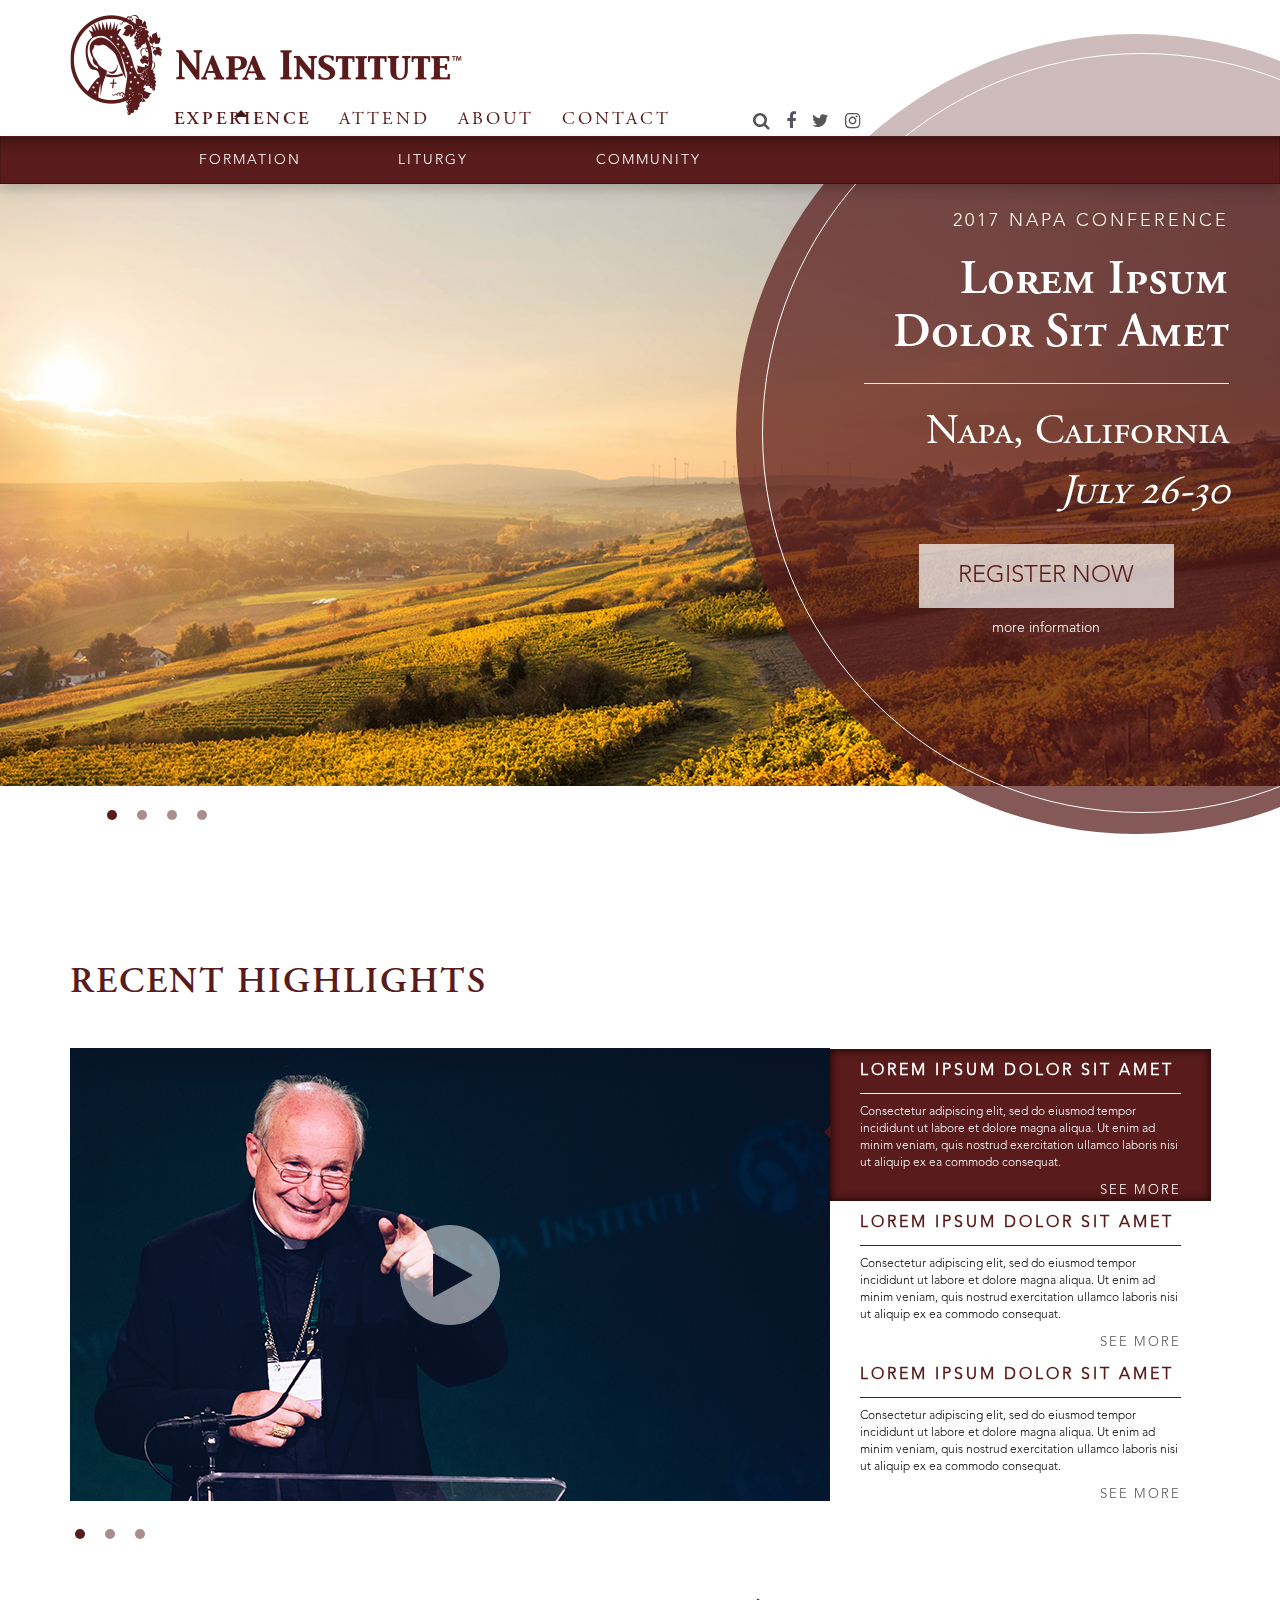
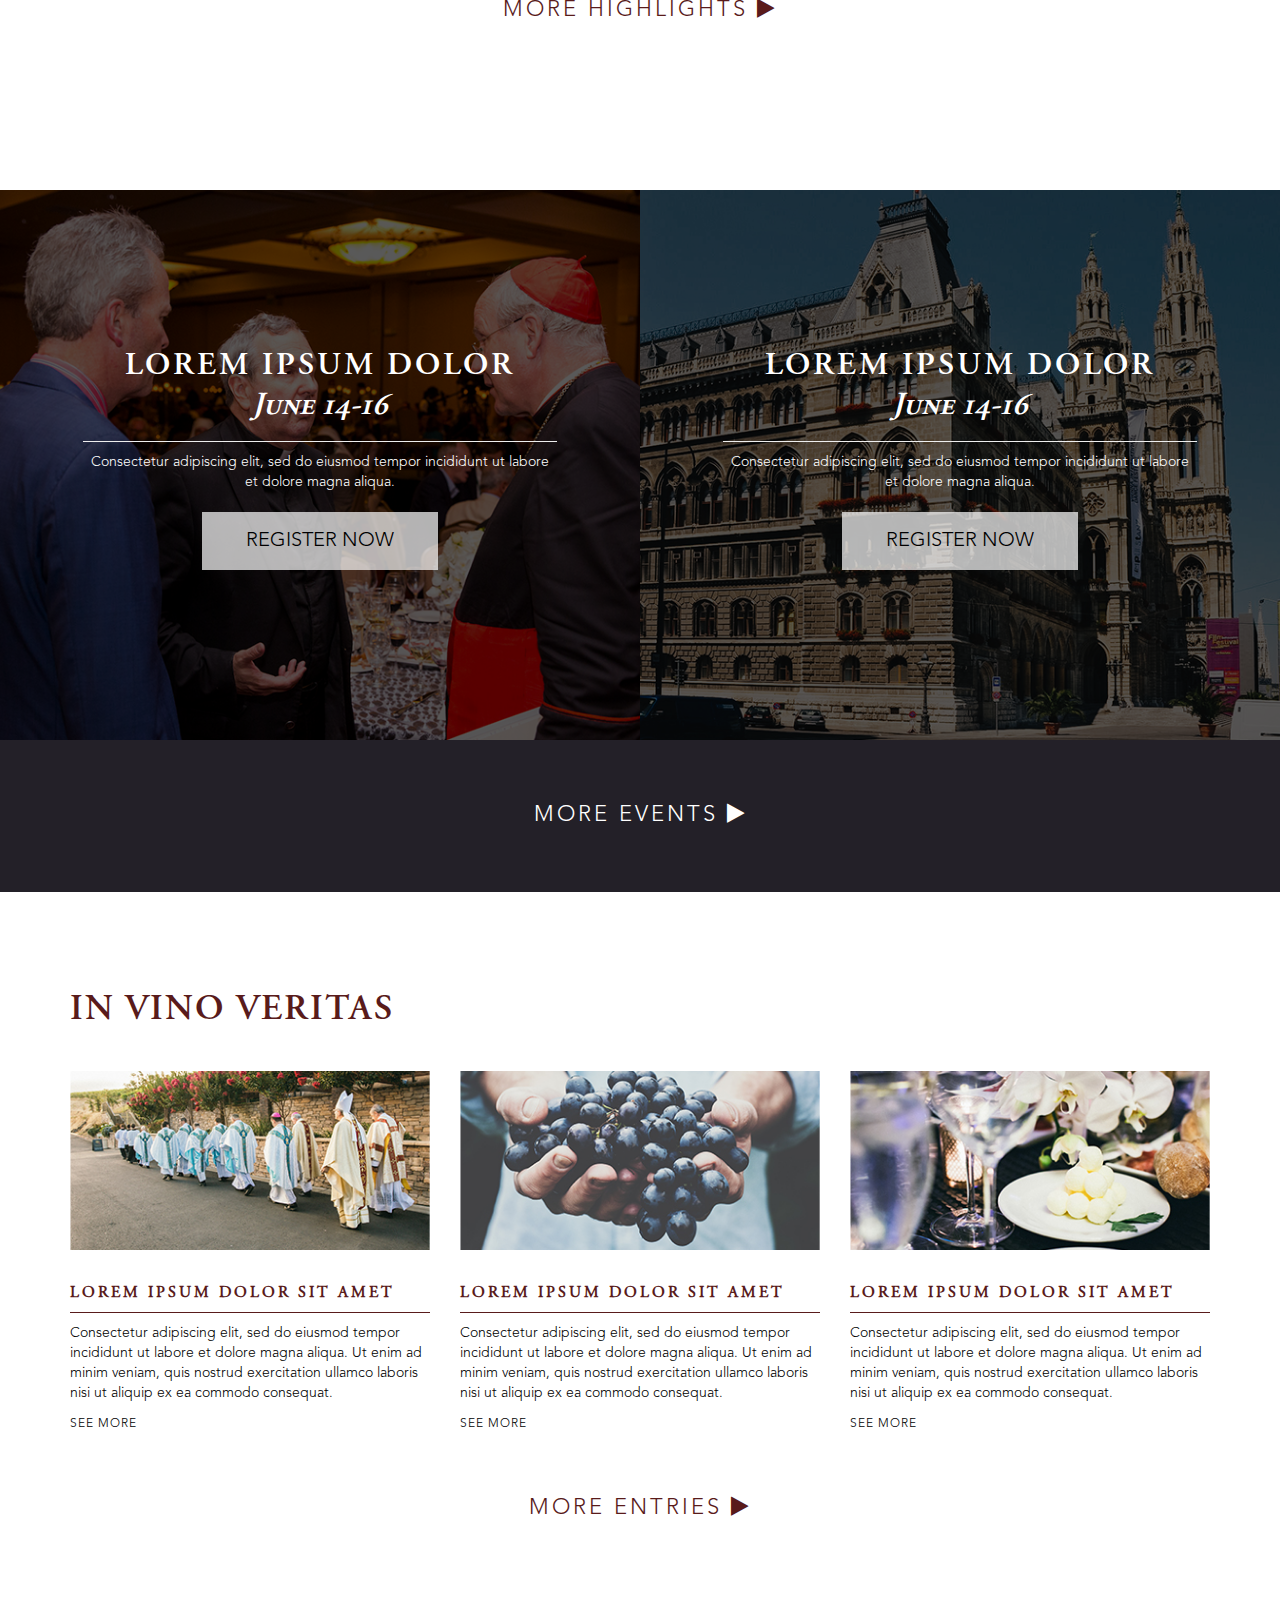
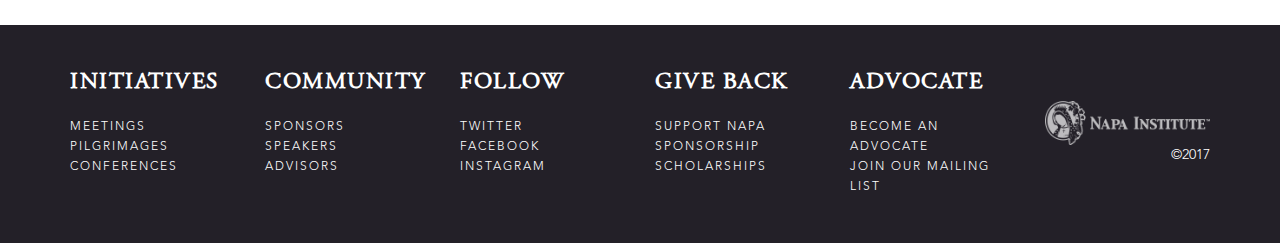
<file: index.html>
<!DOCTYPE html>
<html>
<head>
	<meta charset="utf-8">
	<meta http-equiv="X-UA-Compatible" content="IE=edge">
	<meta name="viewport" content="width=device-width, initial-scale=1">
	<title>Napa Institute</title>
	<link rel="stylesheet" type="text/css" href="css/main.css">
	<link rel="stylesheet" type="text/css" href="css/responsive.css">
</head>
<body>
	<div class="wrapper home">
		<header class="header">
			<div class="navigation-wrap">
				<nav class="navbar navbar-default">
					<div class="container">
						<div class="logo-wrap">
							<a class="navbar-brand" href="#">
								<img src="img/logo.png" alt="logo">
							</a>
						</div>
						<!-- Brand and toggle get grouped for better mobile display -->


					</div><!-- /.container-fluid -->
					<div class="menu-wrap-inner">
						<div class="container">
							<div class="row">
								<div class="col-sm-9 col-md-7">

									<div class="navbar-header">
										<button type="button" class="navbar-toggle collapsed" data-toggle="collapse" data-target="#main-menu" aria-expanded="false">
											<span class="sr-only">Toggle navigation</span>
											<span class="icon-bar"></span>
											<span class="icon-bar"></span>
											<span class="icon-bar"></span>
										</button>
										<div class="hamburger-text visible-xs">Menu</div>

									</div>

									<!-- Collect the nav links, forms, and other content for toggling -->
									<div class="collapse navbar-collapse" id="main-menu">
										<ul class="nav navbar-nav">

											<li class="dropdown open"> 
												<a href="#" class="dropdown-toggle" data-toggle="dropdown" role="button" aria-haspopup="true" aria-expanded="false">EXPERIENCE </a>

												<ul class="dropdown-menu">
													<li><a href="#">formation</a></li>
													<li><a href="#">liturgy</a></li>
													<li><a href="#">community</a></li>
												</ul>
											</li>
											<li class="dropdown"> 
												<a href="#" class="dropdown-toggle" data-toggle="dropdown" role="button" aria-haspopup="true" aria-expanded="false">ATTEND </a>

												<ul class="dropdown-menu">
													<li><a href="#">Conferences</a></li>
													<li><a href="#">Symposiums</a></li>
													<li><a href="#">Pilgrimages</a></li>
													<li><a href="#">Local</a></li>

												</ul>
											</li>

											<li class="dropdown ">
												<a href="#" class="dropdown-toggle" data-toggle="dropdown" role="button" aria-haspopup="true" aria-expanded="false">ABOUT </a>

												<ul class="dropdown-menu">

													<li><a href="#">BOARD</a></li>
													<li><a href="#">STAFF</a></li>
													<li><a href="#">HISTORY</a></li>
												</ul>
											</li>
											<li class="dropdown ">
												<a href="#" class="dropdown-toggle" data-toggle="dropdown" role="button" aria-haspopup="true" aria-expanded="false">CONTACT </a>

												<ul class="dropdown-menu">

													<li><a href="#">Contact us </a></li>
													<li><a href="#">Support</a></li>
												</ul>
											</li>


										</ul>
										<div class="social-media visible-xs" id="mobile-social-media">
											<ul>
												<li><a href="#"><i class="fa fa-search"></i></a></li>
												<li><a href="#"><i class="fa fa-facebook"></i></a></li>
												<li><a href="#"><i class="fa fa-twitter"></i></a></li>
												<li><a href="#"><i class="fa fa-instagram"></i></a></li>
											</ul>
										</div>
									</div><!-- /.navbar-collapse -->
								</div> <!-- end col-sm-8 -->
								<div class="col-sm-3 col-md-5 hidden-xs">
									<div class="social-media" id="desktop-social-media ">
										<ul>
											<li><a href="#"><i class="fa fa-search"></i></a></li>
											<li><a href="#"><i class="fa fa-facebook"></i></a></li>
											<li><a href="#"><i class="fa fa-twitter"></i></a></li>
											<li><a href="#"><i class="fa fa-instagram"></i></a></li>
										</ul>
									</div>
								</div> <!-- end col-sm-4 -->
							</div>  <!-- end row -->
						</div>  <!-- end container -->	
					</div> <!-- end menu-wrap-inner -->
				</nav>
			</div>

		</header>
		<section class="banner animated  fadeIn" > 
			<div class="home-banner" id="banner">
				<div>
					<div class="banner-wrap" style="background: url(img/home/banner.jpg) no-repeat 50% 50%;">

					</div>
				</div>
				<div>
					<div class="banner-wrap" style="background: url(img/home/banner.jpg) no-repeat 50% 50%;">


					</div>
				</div>
				<div>
					<div class="banner-wrap" style="background: url(img/home/banner.jpg) no-repeat 50% 50%;">


					</div>
				</div>
				<div>
					<div class="banner-wrap" style="background: url(img/home/banner.jpg) no-repeat 50% 50%;">


					</div>
				</div>
			</div>
			<div class="banner-round-box">
				<div class="banner-round-inner">
					<p><small>2017 NAPA CONFERENCE</small></p>
					<h2>Lorem Ipsum <br>
						Dolor Sit Amet</h2>
						<hr>
						<p>Napa, California
							<span>July 26-30</span>
						</p>
						<a href="#" class="btn-register">register now</a>
						<a href="#" class="btn-more">more information</a>
					</div>
				</div>
			</section><!-- end section -->
			<section class="hightlights-wrap">
				<div class="container">
					<h2>RECENT HIGHLIGHTS</h2>
					<div class="row">
						<div class="col-sm-8 ">
							<div class="hightlight-slider">
								<div class="hightlight-inner" id="hightlight">
									<div>
										<div class="hightlight-item" style="background: url(img/home/light-slider.jpg) 50% 50% no-repeat;">
											<div class="play-outer">
												<a href="#"><i class="fa fa-play"></i></a>
											</div>
										</div>
									</div>
									<div>
										<div class="hightlight-item" style="background: url(img/home/light-slider.jpg) 50% 50% no-repeat;">
											<div class="play-outer">
												<a href="#"><i class="fa fa-play"></i></a>
											</div>
										</div>
									</div>
									<div>
										<div class="hightlight-item" style="background: url(img/home/light-slider.jpg) 50% 50% no-repeat;">
											<div class="play-outer">
												<a href="#"><i class="fa fa-play"></i></a>
											</div>
										</div>
									</div>
								</div>
							</div>
						</div>
						<div class="col-sm-4">
							<div class="hightlight-nav-list">
								<ul id="top-service" class="top-service">
									<li>
										<h3>lorem ipsum dolor sit amet</h3>
										<p>Consectetur adipiscing elit, sed do eiusmod tempor incididunt ut labore et dolore magna aliqua. Ut enim ad minim veniam, quis nostrud exercitation ullamco laboris nisi ut aliquip ex ea commodo consequat.</p>
										<a href="#">see more</a>
									</li>
									<li>
										<h3>lorem ipsum dolor sit amet</h3>
										<p>Consectetur adipiscing elit, sed do eiusmod tempor incididunt ut labore et dolore magna aliqua. Ut enim ad minim veniam, quis nostrud exercitation ullamco laboris nisi ut aliquip ex ea commodo consequat.</p>
										<a href="#">see more</a>
									</li>
									<li>
										<h3>lorem ipsum dolor sit amet</h3>
										<p>Consectetur adipiscing elit, sed do eiusmod tempor incididunt ut labore et dolore magna aliqua. Ut enim ad minim veniam, quis nostrud exercitation ullamco laboris nisi ut aliquip ex ea commodo consequat.</p>
										<a href="#">see more</a>
									</li>
								</ul>
							</div>
						</div>
					</div>
					<div class="more-hightlighets-wrap">
						<a href="#" class="event-more">more highlights <i class="fa fa-play"></i></a>
					</div>
				</div>
			</section>
			<section class="event-wrap">
				<div class="container-fluid">
					<div class="row">
						<div class="col-sm-6">
							<div class="event-box" style="background: url(img/home/event-1.jpg) 50% 50% no-repeat;">
								<div class="event-content">
									<h2>lorem ipsum dolor</h2>
									<small>June 14-16</small>
									<hr>
									<p>Consectetur adipiscing elit, sed do eiusmod tempor incididunt ut labore et dolore magna aliqua.</p>
									<a href="#" class="btn-register">register now</a>
								</div>
							</div>
						</div>
						<div class="col-sm-6">
							<div class="event-box" style="background: url(img/home/event-2.jpg) 50% 50% no-repeat;">
								<div class="event-content">
									<h2>lorem ipsum dolor</h2>
									<small>June 14-16</small>
									<hr>
									<p>Consectetur adipiscing elit, sed do eiusmod tempor incididunt ut labore et dolore magna aliqua.</p>
									<a href="#" class="btn-register">register now</a>
								</div>
							</div>
						</div>
					</div>
					<div class="event-more-wrap">
						<a href="#" class="event-more">more events <i class="fa fa-play"></i></a>
					</div>
				</div>
			</section>

			<section class="vino-wrap">
				<div class="container">
					<h2>IN VINO VERITAS</h2>
					<div class="row">
						<div class="col-sm-4">
							<div class="vino-box">
								<div class="vino-img-wrap">
									<a href="#"><img src="img/home/vino-1.jpg" alt="vino"></a>
								</div>
								<div class="vino-content">
									<h3><a href="#">lorem ipsum dolor sit amet</a></h3>
									<p>Consectetur adipiscing elit, sed do eiusmod tempor incididunt 
										ut labore et dolore magna aliqua. Ut enim ad minim veniam, 
										quis nostrud exercitation ullamco laboris nisi ut aliquip ex
										ea commodo consequat.
									</p>
									<a href="#" class="btn-see">see more</a>
								</div>

							</div>
						</div>
						<div class="col-sm-4">
							<div class="vino-box">
								<div class="vino-img-wrap">
									<a href="#"><img src="img/home/vino-2.jpg" alt="vino"></a>
								</div>
								<div class="vino-content">
									<h3><a href="#">lorem ipsum dolor sit amet</a></h3>
									<p>Consectetur adipiscing elit, sed do eiusmod tempor incididunt 
										ut labore et dolore magna aliqua. Ut enim ad minim veniam, 
										quis nostrud exercitation ullamco laboris nisi ut aliquip ex
										ea commodo consequat.
									</p>
									<a href="#" class="btn-see">see more</a>
								</div>

							</div>
						</div>
						<div class="col-sm-4">
							<div class="vino-box">
								<div class="vino-img-wrap">
									<a href="#"><img src="img/home/vino-3.jpg" alt="vino"></a>
								</div>
								<div class="vino-content">
									<h3><a href="#">lorem ipsum dolor sit amet</a></h3>
									<p>Consectetur adipiscing elit, sed do eiusmod tempor incididunt 
										ut labore et dolore magna aliqua. Ut enim ad minim veniam, 
										quis nostrud exercitation ullamco laboris nisi ut aliquip ex
										ea commodo consequat.
									</p>
									<a href="#" class="btn-see">see more</a>
								</div>

							</div>
						</div>
					</div>
					<div class="wrap-btn-more-entries">
						<a href="#" class="btn-more-entries">more entries <i class="fa fa-play"></i></a>
					</div>

				</div>
			</section> <!-- end vino-wrap -->


			<footer class="footer">
				<div class="container">
					<div class="row">
						<div class="col-xs-12  visible-xs">
							<div class="footer-widget">
								<div class="footer-logo">
									<a href="#"><img src="img/footer-logo.png" alt="footer logo"></a>
									<p>©2017</p>
								</div>

							</div>
						</div>
						<div class="col-sm-2">
							<div class="footer-widget">
								<h3>initiatives</h3>
								<ul>
									<li><a href="#">meetings</a></li>
									<li><a href="#">pilgrimages</a></li>
									<li><a href="#">conferences</a></li>
								</ul>
							</div>
						</div>
						<div class="col-sm-2">
							<div class="footer-widget">
								<h3>community</h3>
								<ul>
									<li><a href="#">sponsors</a></li>
									<li><a href="#">speakers</a></li>
									<li><a href="#">advisors</a></li>
								</ul>
							</div>
						</div>
						<div class="col-sm-2">
							<div class="footer-widget">
								<h3>follow</h3>
								<ul>
									<li><a href="#">twitter</a></li>
									<li><a href="#">facebook</a></li>
									<li><a href="#">instagram</a></li>
								</ul>
							</div>
						</div>
						<div class="col-sm-2">
							<div class="footer-widget">
								<h3>give back</h3>
								<ul>
									<li><a href="#">support napa</a></li>
									<li><a href="#">sponsorship</a></li>
									<li><a href="#">scholarships</a></li>
								</ul>
							</div>
						</div>
						<div class="col-sm-2">
							<div class="footer-widget">
								<h3>advocate</h3>
								<ul>
									<li><a href="#">become an advocate</a></li>
									<li><a href="#">join our mailing list</a></li>

								</ul>
							</div>
						</div>
						<div class="col-sm-2  hidden-xs">
							<div class="footer-widget">
								<div class="footer-logo">
									<a href="#"><img src="img/footer-logo.png" alt="footer logo"></a>
									<p>©2017</p>
								</div>

							</div>
						</div>
					</div>
				</div>
			</footer> <!-- end footer -->
		</div> <!-- end wrapper -->

		<script type="text/javascript" src="js/jquery-1.11.2.min.js"></script>
		<script type="text/javascript" src="js/bootstrap.min.js"></script>
		<script type="text/javascript" src="js/slick.js"></script>
		<script type="text/javascript" src="js/script.js"></script>
	</body>
	</html>
</file>
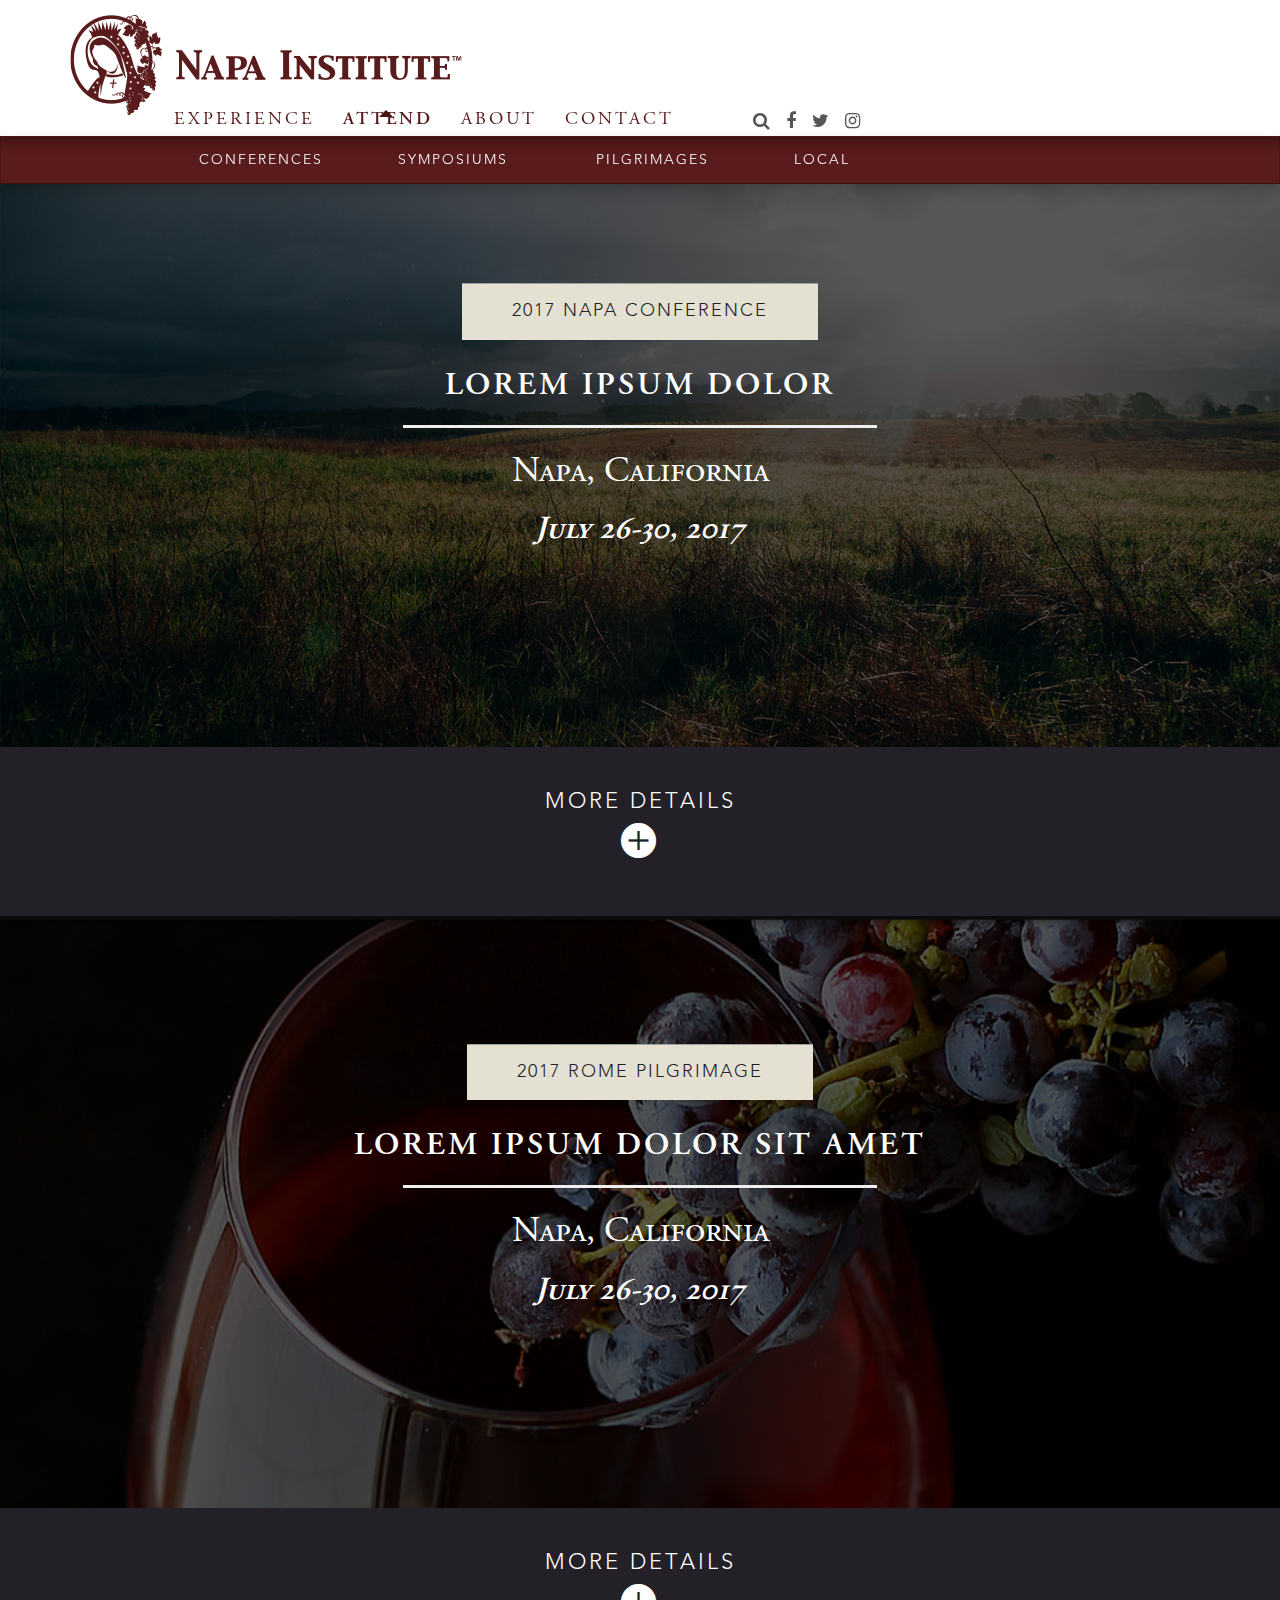
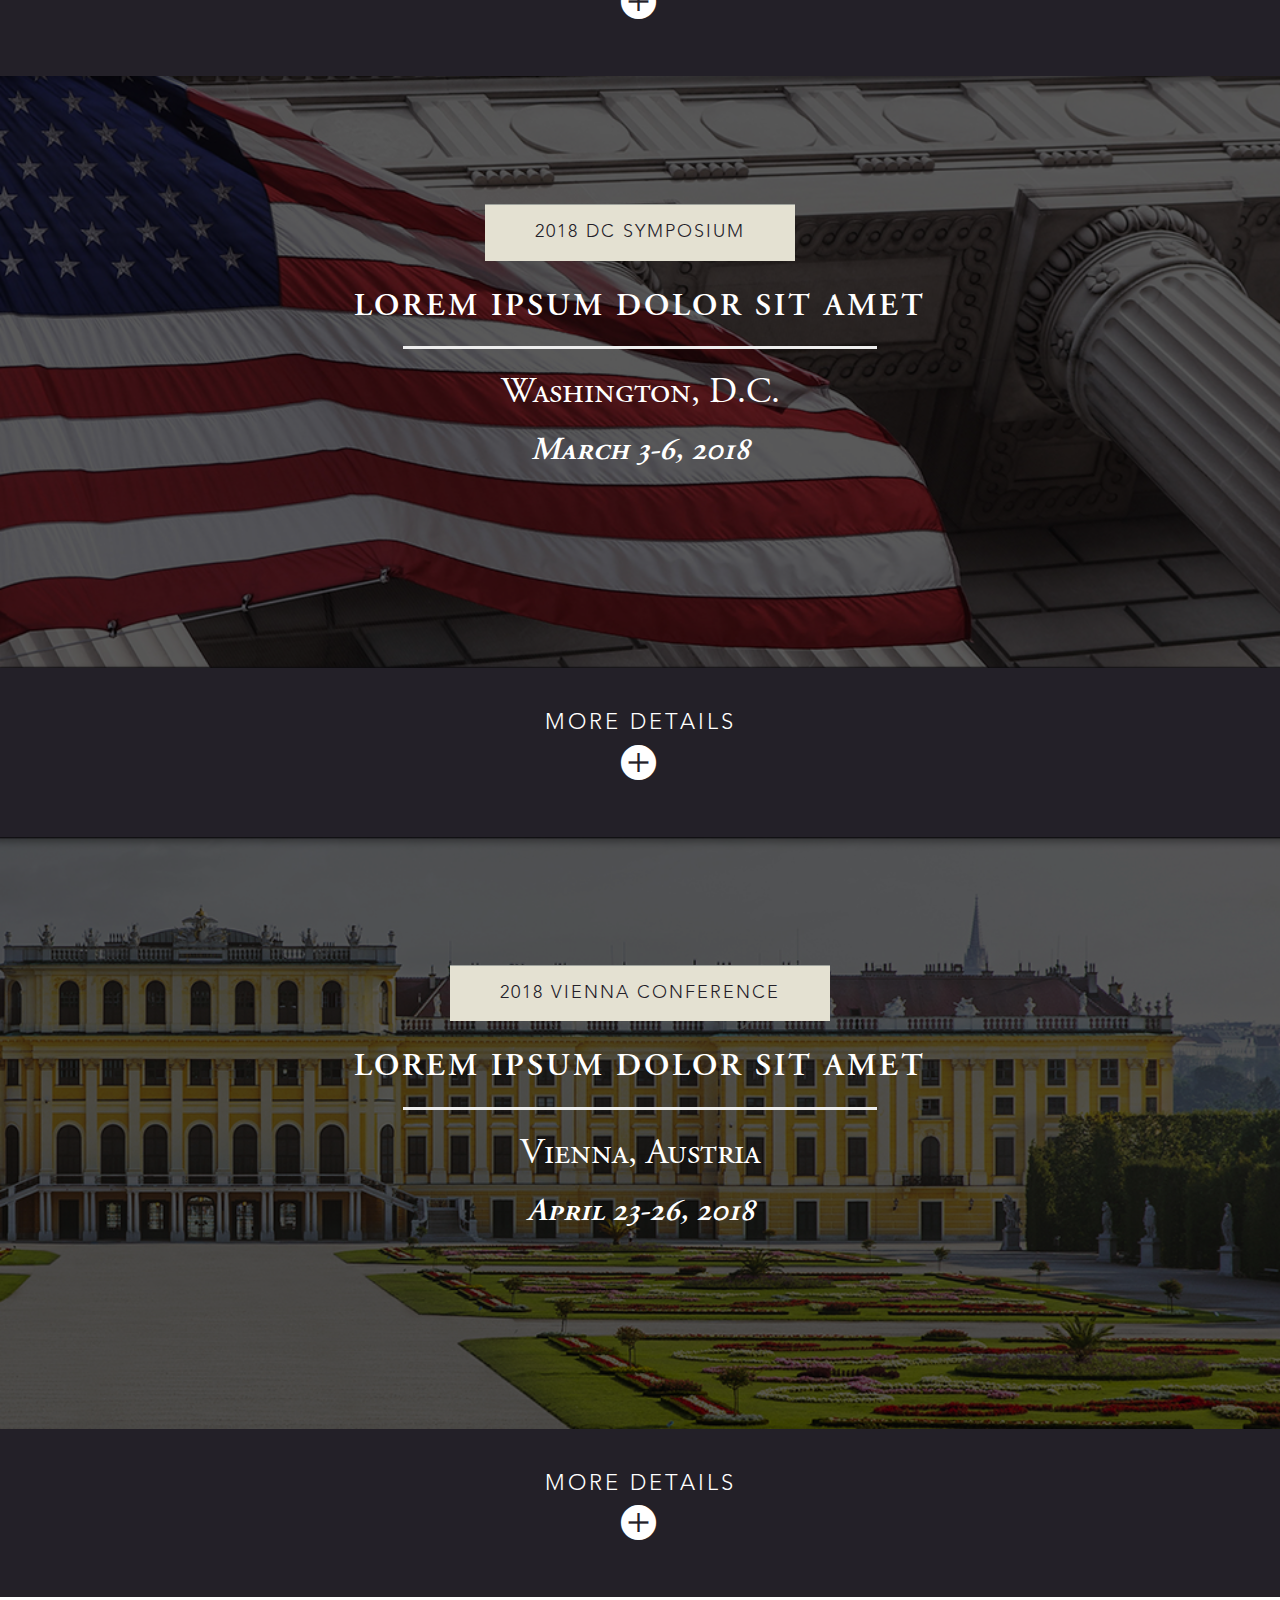
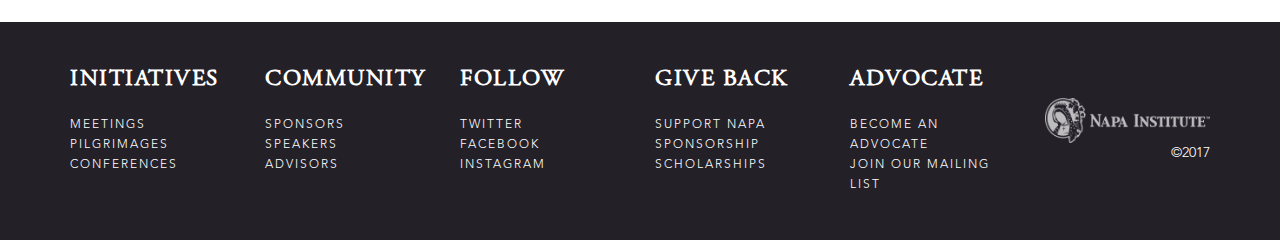
<file: attend.html>
<!DOCTYPE html>
<html>
<head>
	<meta charset="utf-8">
	<meta http-equiv="X-UA-Compatible" content="IE=edge">
	<meta name="viewport" content="width=device-width, initial-scale=1">
	<title>Napa Institute</title>
	<link rel="stylesheet" type="text/css" href="css/main.css">
	<link rel="stylesheet" type="text/css" href="css/responsive.css">
</head>
<body>
	<div class="wrapper conference">
		<header class="header">
			<div class="navigation-wrap">
				<nav class="navbar navbar-default">
					<div class="container">
						<div class="logo-wrap">
							<a class="navbar-brand" href="#">
								<img src="img/logo.png" alt="logo">
							</a>
						</div>
						<!-- Brand and toggle get grouped for better mobile display -->


					</div><!-- /.container-fluid -->
					<div class="menu-wrap-inner">
						<div class="container">
							<div class="row">
								<div class="col-sm-9 col-md-7">

									<div class="navbar-header">
										<button type="button" class="navbar-toggle collapsed" data-toggle="collapse" data-target="#main-menu" aria-expanded="false">
											<span class="sr-only">Toggle navigation</span>
											<span class="icon-bar"></span>
											<span class="icon-bar"></span>
											<span class="icon-bar"></span>
										</button>
										<div class="hamburger-text visible-xs">Menu</div>

									</div>

									<!-- Collect the nav links, forms, and other content for toggling -->
									<div class="collapse navbar-collapse" id="main-menu">
										<ul class="nav navbar-nav">

											<li class="dropdown "> 
												<a href="#" class="dropdown-toggle" data-toggle="dropdown" role="button" aria-haspopup="true" aria-expanded="false">EXPERIENCE </a>
												<ul class="dropdown-menu">
													<li><a href="#">formation</a></li>
													<li><a href="#">liturgy</a></li>
													<li><a href="#">community</a></li>
												</ul>
											</li>
											<li class="dropdown open"> 
												<a href="#" class="dropdown-toggle" data-toggle="dropdown" role="button" aria-haspopup="true" aria-expanded="false">ATTEND </a>
												<ul class="dropdown-menu">
													<li><a href="#">Conferences</a></li>
													<li><a href="#">Symposiums</a></li>
													<li><a href="#">Pilgrimages</a></li>
													<li><a href="#">Local</a></li>

												</ul>
											</li>
											<li class="dropdown ">
												<a href="#" class="dropdown-toggle" data-toggle="dropdown" role="button" aria-haspopup="true" aria-expanded="false">ABOUT </a>
												<ul class="dropdown-menu">
													<li><a href="#">BOARD</a></li>
													<li><a href="#">STAFF</a></li>
													<li><a href="#">HISTORY</a></li>
												</ul>
											</li>
											<li class="dropdown ">
												<a href="#" class="dropdown-toggle" data-toggle="dropdown" role="button" aria-haspopup="true" aria-expanded="false">CONTACT </a>
												<ul class="dropdown-menu">
													<li><a href="#">Contact us </a></li>
													<li><a href="#">Support</a></li>
												</ul>
											</li>
										</ul>
										<div class="social-media visible-xs" id="mobile-social-media">
											<ul>
												<li><a href="#"><i class="fa fa-search"></i></a></li>
												<li><a href="#"><i class="fa fa-facebook"></i></a></li>
												<li><a href="#"><i class="fa fa-twitter"></i></a></li>
												<li><a href="#"><i class="fa fa-instagram"></i></a></li>
											</ul>
										</div>
									</div><!-- /.navbar-collapse -->
								</div> <!-- end col-sm-8 -->
								<div class="col-sm-3 col-md-5">
									<div class="social-media" id="desktop-social-media ">
										<ul>
											<li><a href="#"><i class="fa fa-search"></i></a></li>
											<li><a href="#"><i class="fa fa-facebook"></i></a></li>
											<li><a href="#"><i class="fa fa-twitter"></i></a></li>
											<li><a href="#"><i class="fa fa-instagram"></i></a></li>
										</ul>
									</div>
								</div> <!-- end col-sm-4 -->
							</div>  <!-- end row -->
						</div>  <!-- end container -->	
					</div> <!-- end menu-wrap-inner -->
				</nav>
			</div>

		</header>


		<section class="event-wrap">
			<div class="container-fluid">
				<div class="row">
					<div class="col-sm-12">
						<div class="event-box" style="background: url(img/conforence/event-1.jpg) 50% 50% no-repeat;">
							<div class="event-content">
								<a href="#" class="btn-napa">2017 NAPA CONFERENCE</a>
								<h2>lorem ipsum dolor</h2>
								<hr>
								<p>Napa, California</p>
								<small>July 26-30, 2017</small>


							</div>
						</div><!-- end event-box -->
					</div> 
					<div class="event-more-wrap">
						
						<a href="#" class="event-more"><span>more details</span>  <i class="ion-plus-circled"></i></a>
					</div>
					<div class="col-sm-12">
						<div class="event-box" style="background: url(img/conforence/event-2.jpg) 50% 50% no-repeat;">
							<div class="event-content">
								<a href="#" class="btn-napa">2017 rome pilgrimage</a>
								<h2>Lorem Ipsum Dolor Sit Amet</h2>
								<hr>
								<p>Napa, California</p>
								<small>July 26-30, 2017</small>


							</div>
						</div><!-- end event-box -->
					</div>
					<div class="event-more-wrap">
						
						<a href="#" class="event-more"><span>more details</span>  <i class="ion-plus-circled"></i></a>
					</div>
					<div class="col-sm-12">
						<div class="event-box" style="background: url(img/conforence/event-3.jpg) 50% 50% no-repeat;">
							<div class="event-content">
								<a href="#" class="btn-napa">2018 DC symposium</a>
								<h2>Lorem Ipsum Dolor Sit Amet</h2>
								<hr>
								<p>Washington, D.C.</p>
								<small>March 3-6, 2018</small>


							</div>
						</div>
					</div>
					<div class="event-more-wrap">
						
						<a href="#" class="event-more"><span>more details</span>  <i class="ion-plus-circled"></i></a>
					</div>
					<div class="col-sm-12">
						<div class="event-box" style="background: url(img/conforence/event-4.jpg) 50% 50% no-repeat;">
							<div class="event-content">
								<a href="#" class="btn-napa">2018 vienna CONFERENCE</a>
								<h2>Lorem Ipsum Dolor Sit Amet</h2>
								<hr>
								<p>Vienna, Austria</p>
								<small>April 23-26, 2018</small>
							</div>
						</div>
					</div>
					<div class="event-more-wrap">
						<a href="#" class="event-more"><span>more details</span>  <i class="ion-plus-circled"></i></a>
					</div>
				</div>
				
			</div>
		</section>




		<footer class="footer">
			<div class="container">
				<div class="row">
					<div class="col-xs-12  visible-xs">
						<div class="footer-widget">
							<div class="footer-logo">
								<a href="#"><img src="img/footer-logo.png" alt="footer logo"></a>
								<p>©2017</p>
							</div>

						</div>
					</div>
					<div class="col-sm-2">
						<div class="footer-widget">
							<h3>initiatives</h3>
							<ul>
								<li><a href="#">meetings</a></li>
								<li><a href="#">pilgrimages</a></li>
								<li><a href="#">conferences</a></li>
							</ul>
						</div>
					</div>
					<div class="col-sm-2">
						<div class="footer-widget">
							<h3>community</h3>
							<ul>
								<li><a href="#">sponsors</a></li>
								<li><a href="#">speakers</a></li>
								<li><a href="#">advisors</a></li>
							</ul>
						</div>
					</div>
					<div class="col-sm-2">
						<div class="footer-widget">
							<h3>follow</h3>
							<ul>
								<li><a href="#">twitter</a></li>
								<li><a href="#">facebook</a></li>
								<li><a href="#">instagram</a></li>
							</ul>
						</div>
					</div>
					<div class="col-sm-2">
						<div class="footer-widget">
							<h3>give back</h3>
							<ul>
								<li><a href="#">support napa</a></li>
								<li><a href="#">sponsorship</a></li>
								<li><a href="#">scholarships</a></li>
							</ul>
						</div>
					</div>
					<div class="col-sm-2">
						<div class="footer-widget">
							<h3>advocate</h3>
							<ul>
								<li><a href="#">become an advocate</a></li>
								<li><a href="#">join our mailing list</a></li>

							</ul>
						</div>
					</div>
					<div class="col-sm-2 hidden-xs">
						<div class="footer-widget">
							<div class="footer-logo">
								<a href="#"><img src="img/footer-logo.png" alt="footer logo"></a>
								<p>©2017</p>
							</div>

						</div>
					</div>
				</div>
			</div>
		</footer> <!-- end footer -->
	</div> <!-- end wrapper -->

	<script type="text/javascript" src="js/jquery-1.11.2.min.js"></script>
	<script type="text/javascript" src="js/bootstrap.min.js"></script>
	<script type="text/javascript" src="js/slick.js"></script>
	<script type="text/javascript" src="js/script.js"></script>
</body>
</html>
</file>
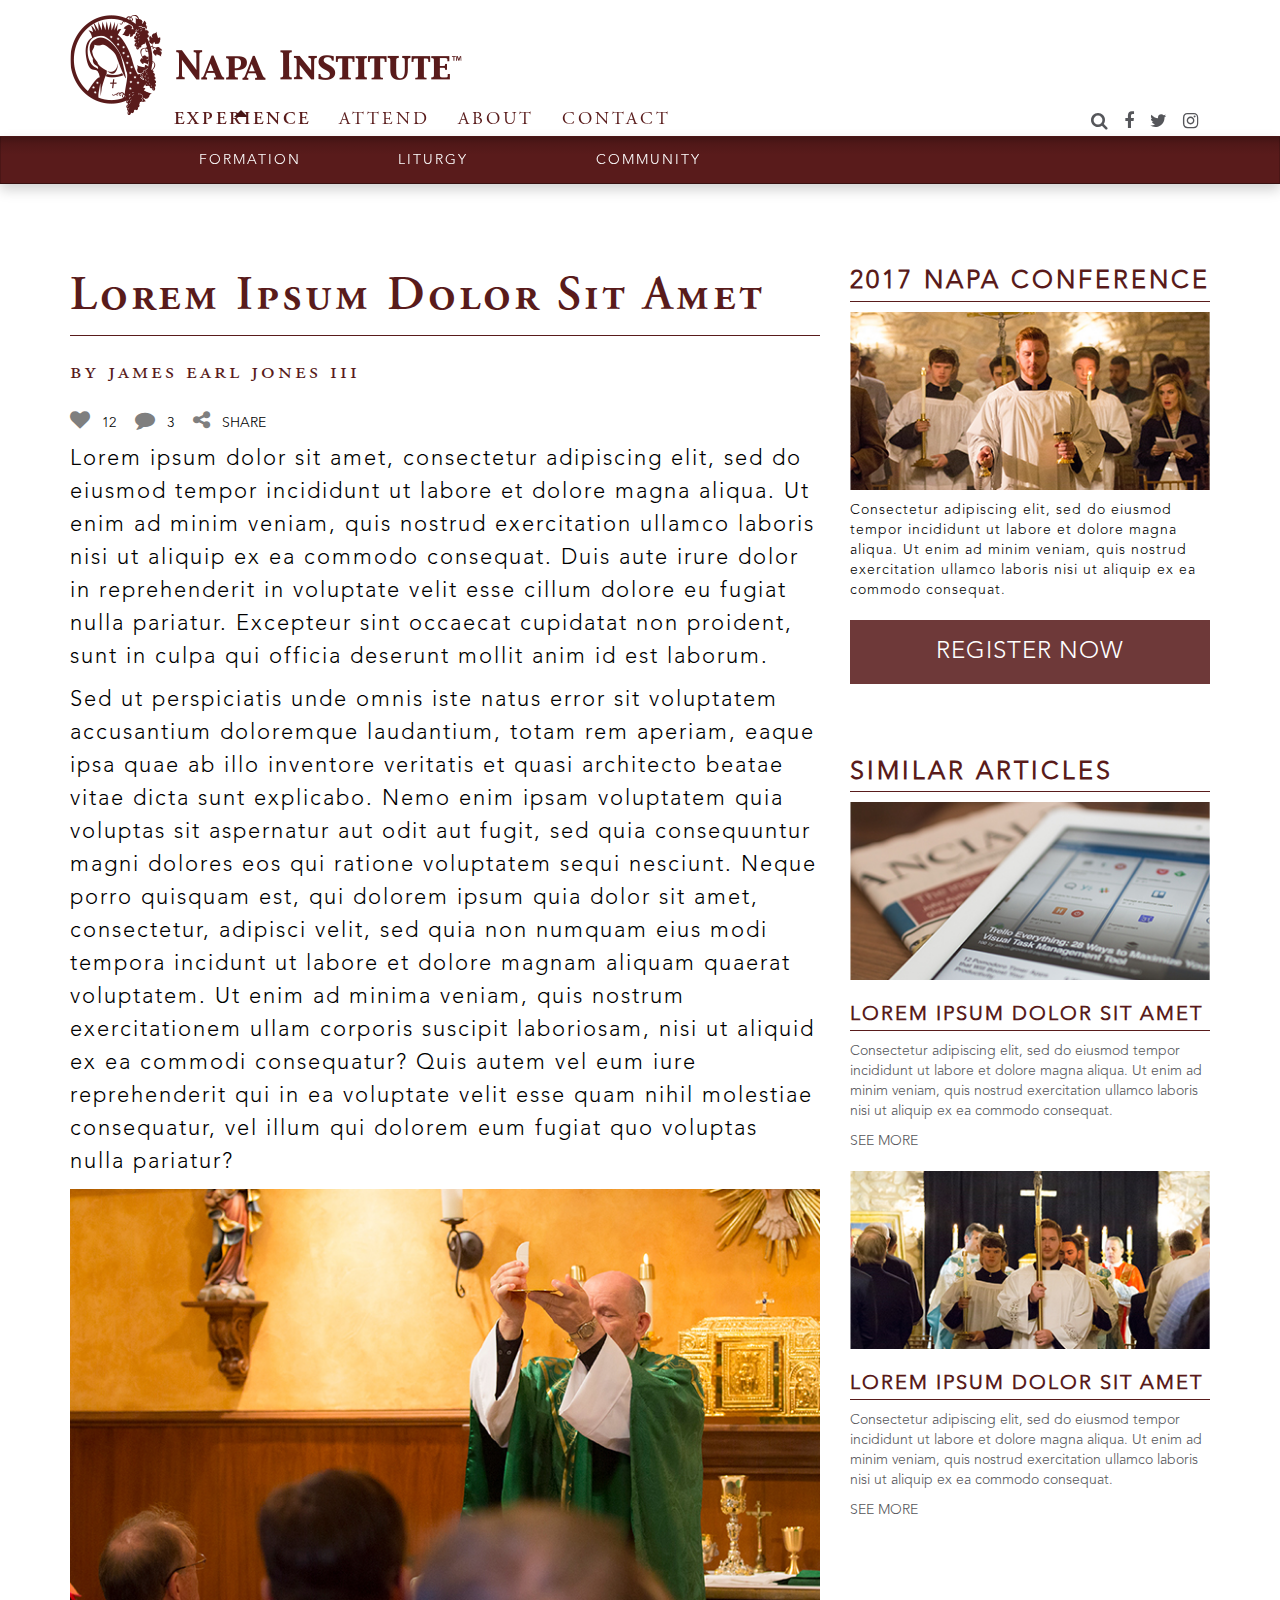
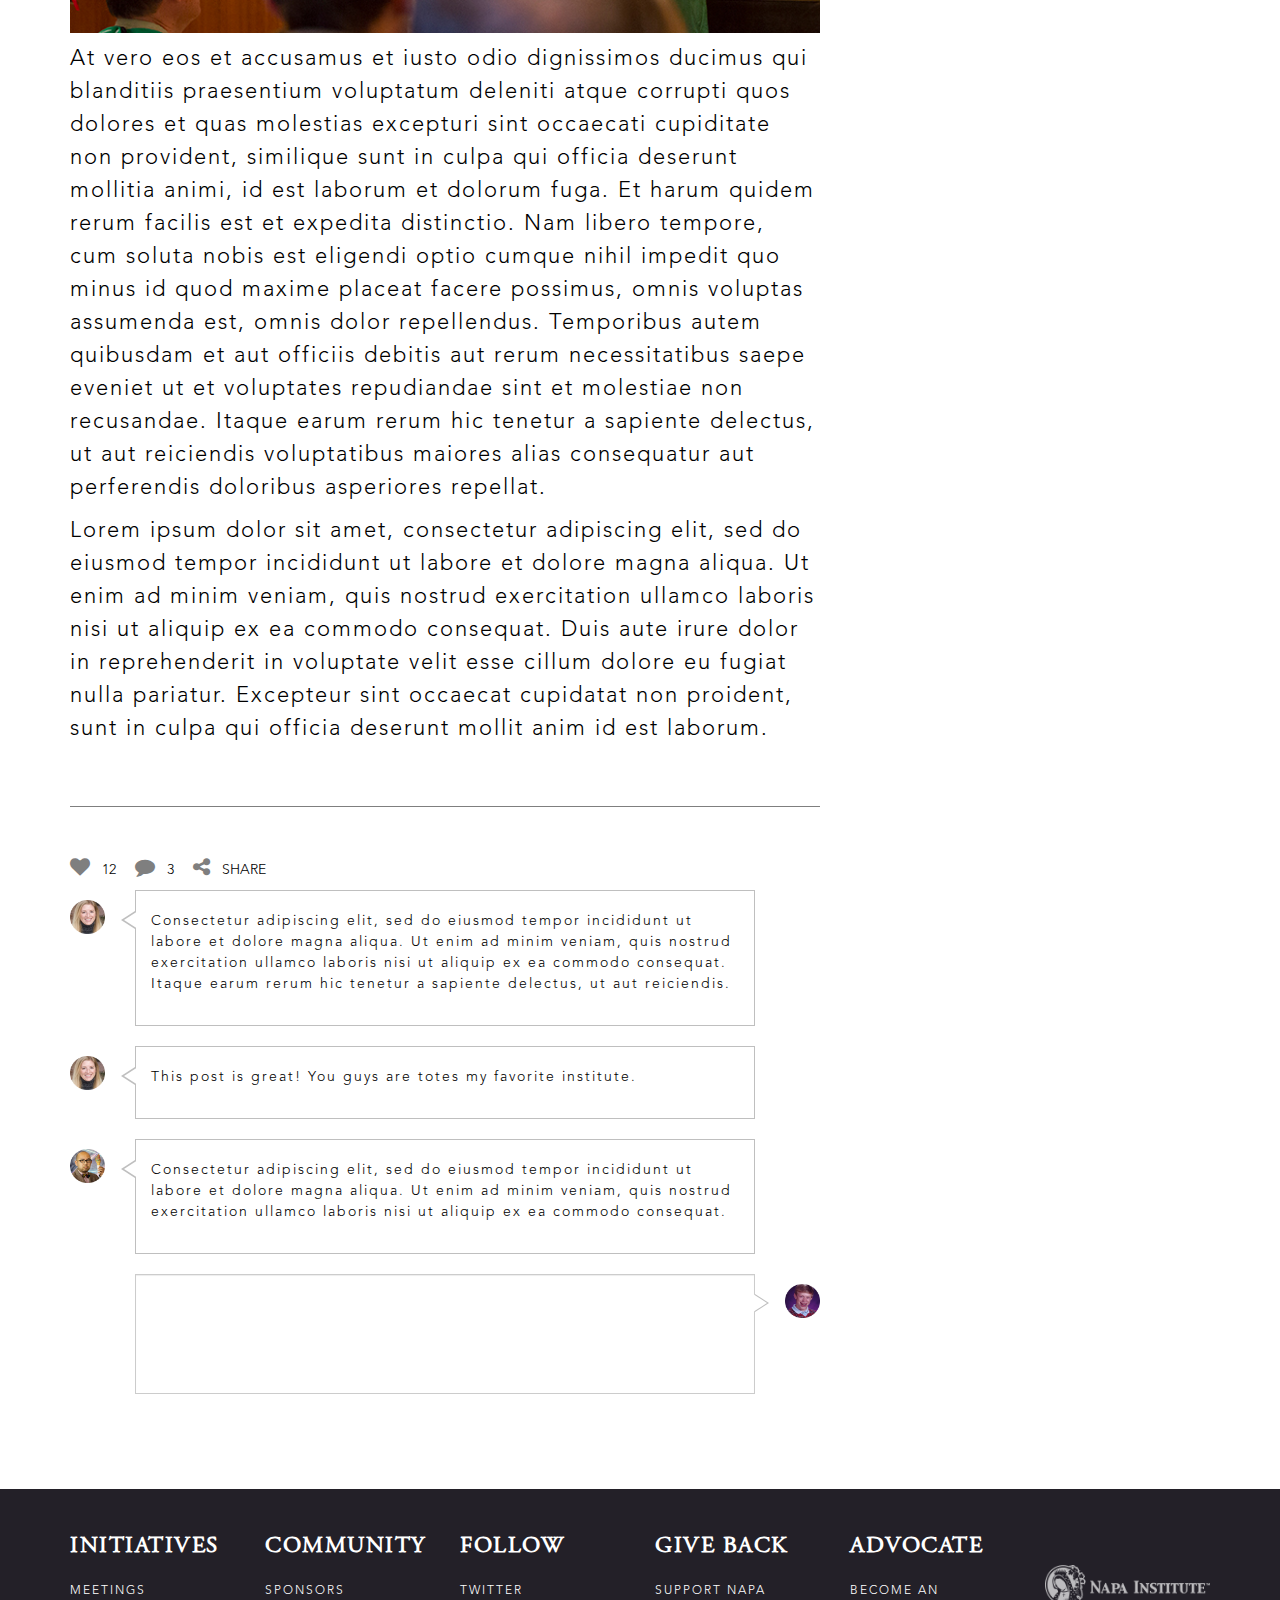
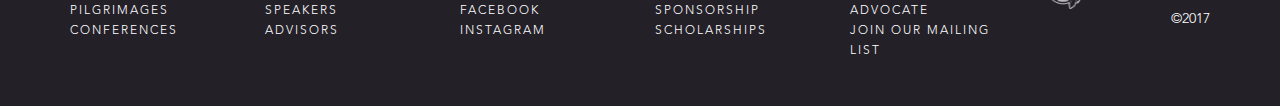
<file: blog-single.html>
<!DOCTYPE html>
<html>
<head>
	<meta charset="utf-8">
	<meta http-equiv="X-UA-Compatible" content="IE=edge">
	<meta name="viewport" content="width=device-width, initial-scale=1">
	<title>Napa Institute</title>
	<link rel="stylesheet" type="text/css" href="css/main.css">
	<link rel="stylesheet" type="text/css" href="css/responsive.css">
</head>
<body>
	<div class="wrapper blog">
		<header class="header">
			<div class="navigation-wrap">
				<nav class="navbar navbar-default">
					<div class="container">
						<div class="logo-wrap">
							<a class="navbar-brand" href="#">
								<img src="img/logo.png" alt="logo">
							</a>
						</div>
						<!-- Brand and toggle get grouped for better mobile display -->


					</div><!-- /.container-fluid -->
					<div class="menu-wrap-inner">
						<div class="container">
							<div class="row">
								<div class="col-sm-9 col-md-7">

									<div class="navbar-header">
										<button type="button" class="navbar-toggle collapsed" data-toggle="collapse" data-target="#main-menu" aria-expanded="false">
											<span class="sr-only">Toggle navigation</span>
											<span class="icon-bar"></span>
											<span class="icon-bar"></span>
											<span class="icon-bar"></span>
										</button>
										<div class="hamburger-text visible-xs">Menu</div>

									</div>

									<!-- Collect the nav links, forms, and other content for toggling -->
									<div class="collapse navbar-collapse" id="main-menu">
										<ul class="nav navbar-nav">

											<li class="dropdown open"> 
												<a href="#" class="dropdown-toggle" data-toggle="dropdown" role="button" aria-haspopup="true" aria-expanded="false">EXPERIENCE </a>

												<ul class="dropdown-menu">
													<li><a href="#">formation</a></li>
													<li><a href="#">liturgy</a></li>
													<li><a href="#">community</a></li>
												</ul>
											</li>
											<li class="dropdown"> 
												<a href="#" class="dropdown-toggle" data-toggle="dropdown" role="button" aria-haspopup="true" aria-expanded="false">ATTEND </a>

												<ul class="dropdown-menu">
													<li><a href="#">Conferences</a></li>
													<li><a href="#">Symposiums</a></li>
													<li><a href="#">Pilgrimages</a></li>
													<li><a href="#">Local</a></li>

												</ul>
											</li>

											<li class="dropdown ">
												<a href="#" class="dropdown-toggle" data-toggle="dropdown" role="button" aria-haspopup="true" aria-expanded="false">ABOUT </a>

												<ul class="dropdown-menu">

													<li><a href="#">BOARD</a></li>
													<li><a href="#">STAFF</a></li>
													<li><a href="#">HISTORY</a></li>
												</ul>
											</li>
											<li class="dropdown ">
												<a href="#" class="dropdown-toggle" data-toggle="dropdown" role="button" aria-haspopup="true" aria-expanded="false">CONTACT </a>

												<ul class="dropdown-menu">

													<li><a href="#">Contact us </a></li>
													<li><a href="#">Support</a></li>
												</ul>
											</li>


										</ul>
										<div class="social-media visible-xs" id="mobile-social-media">
											<ul>
												<li><a href="#"><i class="fa fa-search"></i></a></li>
												<li><a href="#"><i class="fa fa-facebook"></i></a></li>
												<li><a href="#"><i class="fa fa-twitter"></i></a></li>
												<li><a href="#"><i class="fa fa-instagram"></i></a></li>
											</ul>
										</div>
									</div><!-- /.navbar-collapse -->
								</div> <!-- end col-sm-8 -->
								<div class="col-sm-3 col-md-5 hidden-xs">
									<div class="social-media" id="desktop-social-media ">
										<ul>
											<li><a href="#"><i class="fa fa-search"></i></a></li>
											<li><a href="#"><i class="fa fa-facebook"></i></a></li>
											<li><a href="#"><i class="fa fa-twitter"></i></a></li>
											<li><a href="#"><i class="fa fa-instagram"></i></a></li>
										</ul>
									</div>
								</div> <!-- end col-sm-4 -->
							</div>  <!-- end row -->
						</div>  <!-- end container -->	
					</div> <!-- end menu-wrap-inner -->
				</nav>
			</div>

		</header>
		<section class="single-description">
			<div class="container">
				<div class="row">
					<div class="col-sm-8">
						<div class="single-desc-inner">
							<h3>Lorem Ipsum  Dolor Sit Amet</h3>
							<small>by james earl jones iii</small>
							<div class="post-share">
								<ul>
									<li><a href="#"><i class="fa fa-heart"></i> 12</a></li>
									<li><a href="#"><i class="fa fa-comment"></i> 3</a></li>
									<li><a href="#"><i class="fa fa-share-alt"></i> Share </a></li>
								</ul>
							</div>
							<p>Lorem ipsum dolor sit amet, consectetur adipiscing elit, sed do eiusmod tempor incididunt ut labore et dolore magna aliqua. Ut enim ad minim veniam, quis nostrud exercitation ullamco laboris nisi ut aliquip ex ea commodo consequat. Duis aute irure dolor in reprehenderit in voluptate velit esse cillum dolore eu fugiat nulla pariatur. Excepteur sint occaecat cupidatat non proident, sunt in culpa qui officia deserunt mollit anim id est laborum.</p>
							<p>Sed ut perspiciatis unde omnis iste natus error sit voluptatem accusantium doloremque laudantium, totam rem aperiam, eaque ipsa quae ab illo inventore veritatis et quasi architecto beatae vitae dicta sunt explicabo. Nemo enim ipsam voluptatem quia voluptas sit aspernatur aut odit aut fugit, sed quia consequuntur magni dolores eos qui ratione voluptatem sequi nesciunt. Neque porro quisquam est, qui dolorem ipsum quia dolor sit amet, consectetur, adipisci velit, sed quia non numquam eius modi tempora incidunt ut labore et dolore magnam aliquam quaerat voluptatem. Ut enim ad minima veniam, quis nostrum exercitationem ullam corporis suscipit laboriosam, nisi ut aliquid ex ea commodi consequatur? Quis autem vel eum iure reprehenderit qui in ea voluptate velit esse quam nihil molestiae consequatur, vel illum qui dolorem eum fugiat quo voluptas nulla pariatur?</p>
							<p><img src="img/blog/img-2.jpg" alt="img"></p>
							<p>At vero eos et accusamus et iusto odio dignissimos ducimus qui blanditiis praesentium voluptatum deleniti atque corrupti quos dolores et quas molestias excepturi sint occaecati cupiditate non provident, similique sunt in culpa qui officia deserunt mollitia animi, id est laborum et dolorum fuga. Et harum quidem rerum facilis est et expedita distinctio. Nam libero tempore, cum soluta nobis est eligendi optio cumque nihil impedit quo minus id quod maxime placeat facere possimus, omnis voluptas assumenda est, omnis dolor repellendus. Temporibus autem quibusdam et aut officiis debitis aut rerum necessitatibus saepe eveniet ut et voluptates repudiandae sint et molestiae non recusandae. Itaque earum rerum hic tenetur a sapiente delectus, ut aut reiciendis voluptatibus maiores alias consequatur aut perferendis doloribus asperiores repellat.</p>
							<p>Lorem ipsum dolor sit amet, consectetur adipiscing elit, sed do eiusmod tempor incididunt ut labore et dolore magna aliqua. Ut enim ad minim veniam, quis nostrud exercitation ullamco laboris nisi ut aliquip ex ea commodo consequat. Duis aute irure dolor in reprehenderit in voluptate velit esse cillum dolore eu fugiat nulla pariatur. Excepteur sint occaecat cupidatat non proident, sunt in culpa qui officia deserunt mollit anim id est laborum.</p>
							<hr>
							<div class="post-share">
								<ul>
									<li><a href="#"><i class="fa fa-heart"></i> 12</a></li>
									<li><a href="#"><i class="fa fa-comment"></i> 3</a></li>
									<li><a href="#"><i class="fa fa-share-alt"></i> Share </a></li>
								</ul>
							</div>
							<div class="comment-wrap">	
								<div class="row">	
									<div class="col-sm-1 col-xs-2">
										<div class="person-wrap">
											<a href="#"><img src="img/blog/person.png" alt="person"></a>	

										</div>
									</div>
									<div class="col-sm-10 col-xs-8">	
										<div class="comment-box">
											<p>Consectetur adipiscing elit, sed do eiusmod tempor incididunt ut labore et dolore magna aliqua. Ut enim ad minim veniam, quis nostrud exercitation ullamco laboris nisi ut aliquip ex ea commodo consequat. Itaque earum rerum hic tenetur a sapiente delectus, ut aut reiciendis.
											</p>
										</div>
									</div>
									<div class="col-sm-1 col-xs-2">

									</div>
								</div>
								<div class="row">	
									<div class="col-sm-1 col-xs-2">
										<div class="person-wrap">
											<a href="#"><img src="img/blog/person.png" alt="person"></a>	

										</div>
									</div>
									<div class="col-sm-10 col-xs-8">	
										<div class="comment-box">
											<p>This post is great! You guys are totes my favorite institute.
											</p>
										</div>
									</div>
									<div class="col-sm-1 col-xs-2">

									</div>
								</div>
								<div class="row">	
									<div class="col-sm-1 col-xs-2">
										<div class="person-wrap">
											<a href="#"><img src="img/blog/person-1.png" alt="person"></a>	

										</div>
									</div>
									<div class="col-sm-10 col-xs-8">	
										<div class="comment-box">
											<p>Consectetur adipiscing elit, sed do eiusmod tempor incididunt ut labore et dolore magna aliqua. Ut enim ad minim veniam, quis nostrud exercitation ullamco laboris nisi ut aliquip ex ea commodo consequat.
											</p>
										</div>
									</div>
									<div class="col-sm-1 col-xs-2">

									</div>
								</div>
								<div class="row">	
									<div class="col-sm-1 col-xs-2">
										
									</div>
									<div class="col-sm-10 col-xs-8">	
										<div class="comment-box-input">
											<div class="form-group">	
												<textarea class="form-control"></textarea>		

											</div>		

										</div>
									</div>
									<div class="col-sm-1 col-xs-2">
										<div class="person-wrap">
											<a href="#"><img src="img/blog/person-2.png" alt="person"></a>	

										</div>
									</div>
								</div>

							</div>
						</div>
					</div>
					<div class="col-sm-4">
						<div class="sidebar">
							<div class="widget">
								<h3>2017 napa conference</h3>
								<div class="img-wrap">
									<img src="img/blog/widget-1.jpg" alt="widget">
								</div>
								<div class="widget-content">
									<p>Consectetur adipiscing elit, sed do eiusmod tempor incididunt ut labore et dolore magna aliqua. Ut enim ad minim veniam, quis nostrud exercitation ullamco laboris nisi ut aliquip ex ea commodo consequat.</p>
									<a href="#" class="btn-register">register now</a>
								</div>
							</div>
							<div class="widget similar">
								<h3>similar articles</h3>
								<div class="article-list">	
									<ul> 
										<li> 
											<div class="article-image">	
												<a href="#"><img src="img/blog/article-1.jpg" alt="article"></a>
											</div>
											<div class="article-content">
												<h4><a href="#">lorem ipsum dolor sit amet</a></h4>	
												<p>Consectetur adipiscing elit, sed do eiusmod tempor incididunt ut labore et dolore magna aliqua. Ut enim ad minim veniam, quis nostrud exercitation ullamco laboris nisi ut aliquip ex ea commodo consequat.</p>
												<a href="#" >see more</a>
											</div>
										</li>
										<li> 
											<div class="article-image">	
												<a href="#"><img src="img/blog/article-2.jpg" alt="article"></a>
											</div>
											<div class="article-content">
												<h4><a href="#">lorem ipsum dolor sit amet</a></h4>	
												<p>Consectetur adipiscing elit, sed do eiusmod tempor incididunt ut labore et dolore magna aliqua. Ut enim ad minim veniam, quis nostrud exercitation ullamco laboris nisi ut aliquip ex ea commodo consequat.</p>
												<a href="#" >see more</a>
											</div>
										</li>
									</ul>
								</div>

							</div>
						</div>
					</div>
				</div>
			</div>
		</section> <!-- end single-description	 -->


		<footer class="footer">
			<div class="container">
				<div class="row">
					<div class="col-xs-12  visible-xs">
						<div class="footer-widget">
							<div class="footer-logo">
								<a href="#"><img src="img/footer-logo.png" alt="footer logo"></a>
								<p>©2017</p>
							</div>

						</div>
					</div>
					<div class="col-sm-2">
						<div class="footer-widget">
							<h3>initiatives</h3>
							<ul>
								<li><a href="#">meetings</a></li>
								<li><a href="#">pilgrimages</a></li>
								<li><a href="#">conferences</a></li>
							</ul>
						</div>
					</div>
					<div class="col-sm-2">
						<div class="footer-widget">
							<h3>community</h3>
							<ul>
								<li><a href="#">sponsors</a></li>
								<li><a href="#">speakers</a></li>
								<li><a href="#">advisors</a></li>
							</ul>
						</div>
					</div>
					<div class="col-sm-2">
						<div class="footer-widget">
							<h3>follow</h3>
							<ul>
								<li><a href="#">twitter</a></li>
								<li><a href="#">facebook</a></li>
								<li><a href="#">instagram</a></li>
							</ul>
						</div>
					</div>
					<div class="col-sm-2">
						<div class="footer-widget">
							<h3>give back</h3>
							<ul>
								<li><a href="#">support napa</a></li>
								<li><a href="#">sponsorship</a></li>
								<li><a href="#">scholarships</a></li>
							</ul>
						</div>
					</div>
					<div class="col-sm-2">
						<div class="footer-widget">
							<h3>advocate</h3>
							<ul>
								<li><a href="#">become an advocate</a></li>
								<li><a href="#">join our mailing list</a></li>

							</ul>
						</div>
					</div>
					<div class="col-sm-2 hidden-xs">
						<div class="footer-widget">
							<div class="footer-logo">
								<a href="#"><img src="img/footer-logo.png" alt="footer logo"></a>
								<p>©2017</p>
							</div>

						</div>
					</div>
				</div>
			</div>
		</footer> <!-- end footer -->
	</div>

	<script type="text/javascript" src="js/jquery-1.11.2.min.js"></script>
	<script type="text/javascript" src="js/bootstrap.min.js"></script>
	<script type="text/javascript" src="js/slick.js"></script>
	<script type="text/javascript" src="js/script.js"></script>
</body>
</html>
</file>
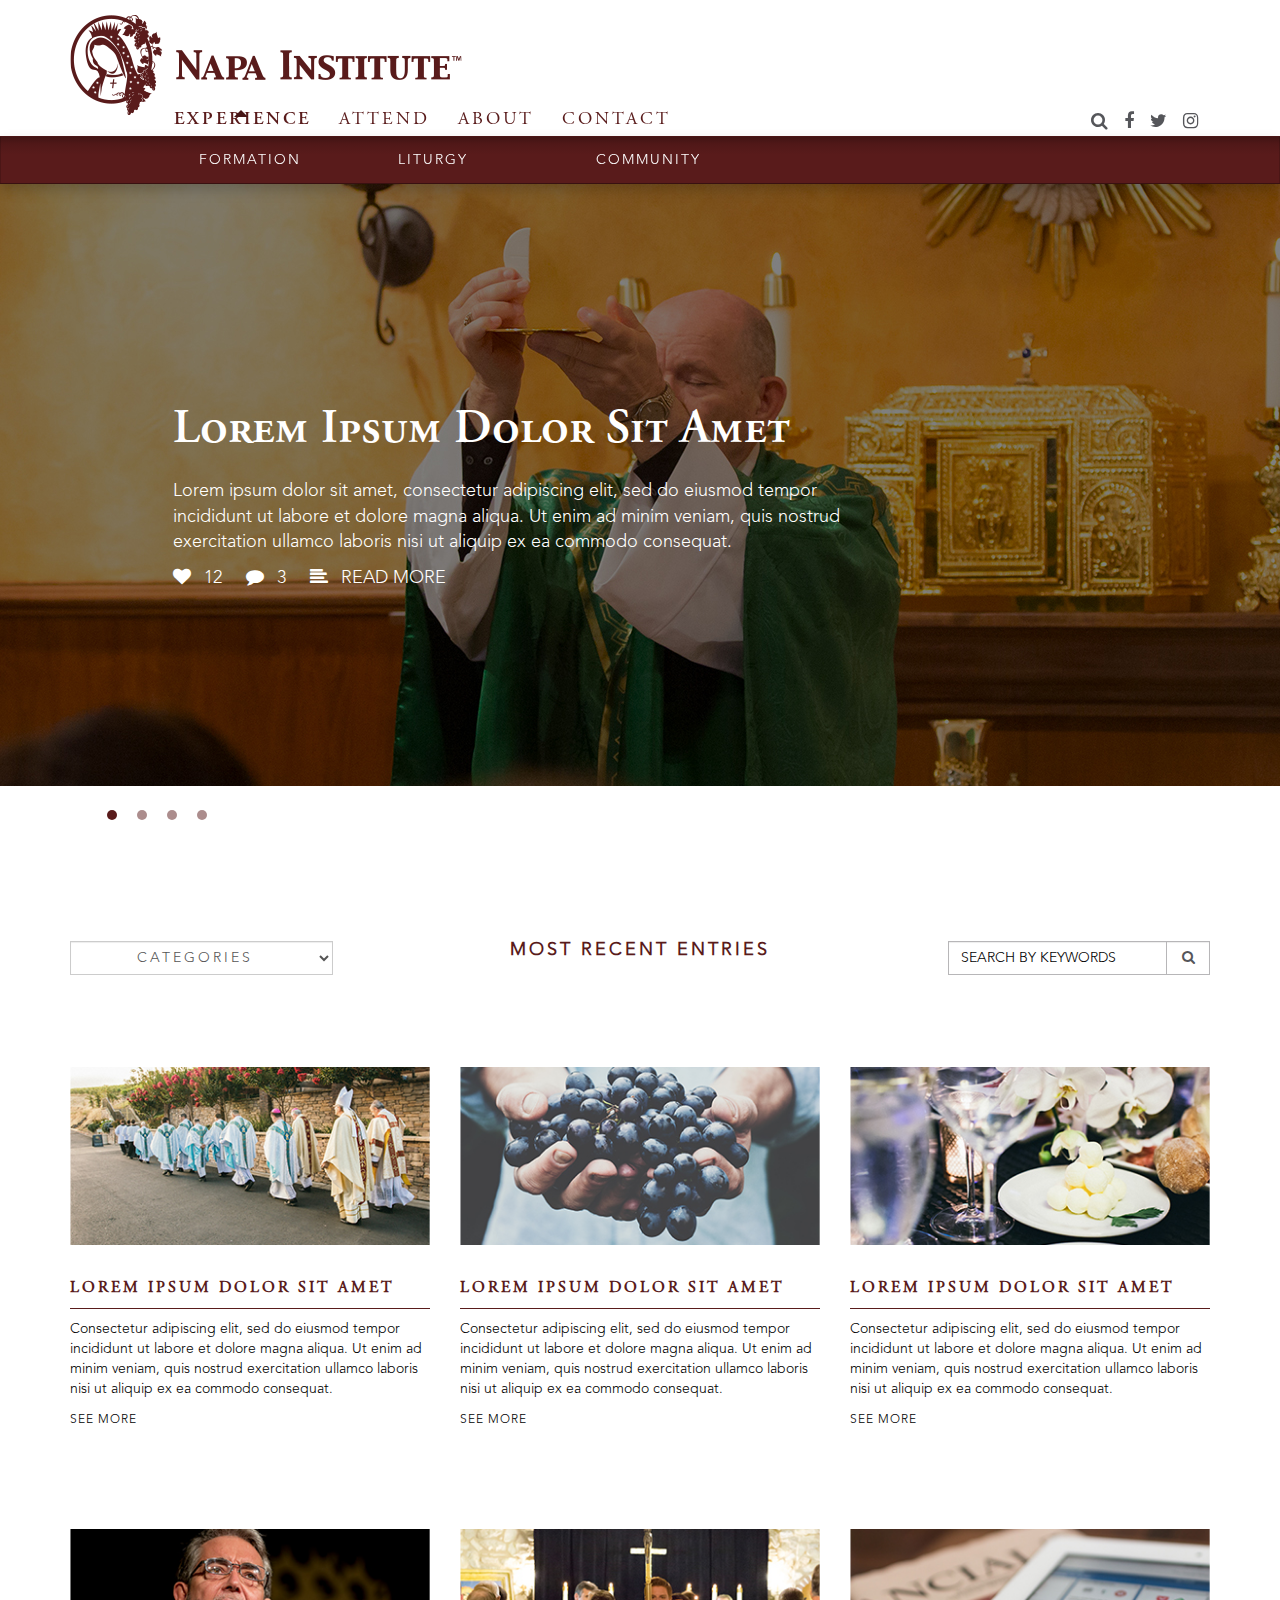
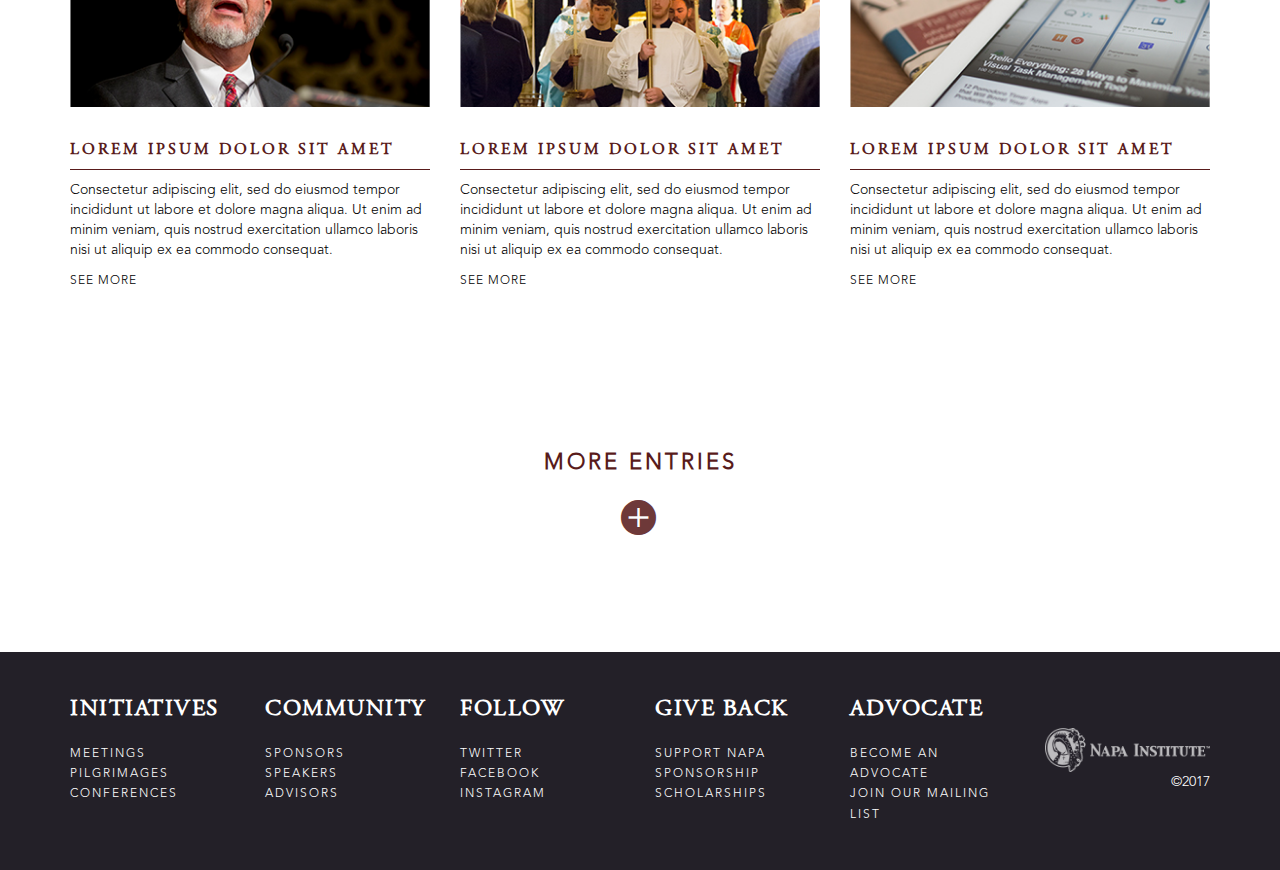
<file: blog.html>
<!DOCTYPE html>
<html>
<head>
	<meta charset="utf-8">
	<meta http-equiv="X-UA-Compatible" content="IE=edge">
	<meta name="viewport" content="width=device-width, initial-scale=1">
	<title>Napa Institute</title>
	<link rel="stylesheet" type="text/css" href="css/main.css">
	<link rel="stylesheet" type="text/css" href="css/responsive.css">
</head>
<body>
	<div class="wrapper blog">
		<header class="header">
			<div class="navigation-wrap">
				<nav class="navbar navbar-default">
					<div class="container">
						<div class="logo-wrap">
							<a class="navbar-brand" href="#">
								<img src="img/logo.png" alt="logo">
							</a>
						</div>
						<!-- Brand and toggle get grouped for better mobile display -->


					</div><!-- /.container-fluid -->
					<div class="menu-wrap-inner">
						<div class="container">
							<div class="row">
								<div class="col-sm-9 col-md-7">

									<div class="navbar-header">
										<button type="button" class="navbar-toggle collapsed" data-toggle="collapse" data-target="#main-menu" aria-expanded="false">
											<span class="sr-only">Toggle navigation</span>
											<span class="icon-bar"></span>
											<span class="icon-bar"></span>
											<span class="icon-bar"></span>
										</button>
										<div class="hamburger-text visible-xs">Menu</div>

									</div>

									<!-- Collect the nav links, forms, and other content for toggling -->
									<div class="collapse navbar-collapse" id="main-menu">
										<ul class="nav navbar-nav">

											<li class="dropdown open"> 
												<a href="#" class="dropdown-toggle" data-toggle="dropdown" role="button" aria-haspopup="true" aria-expanded="false">EXPERIENCE </a>

												<ul class="dropdown-menu">
													<li><a href="#">formation</a></li>
													<li><a href="#">liturgy</a></li>
													<li><a href="#">community</a></li>
												</ul>
											</li>
											<li class="dropdown"> 
												<a href="#" class="dropdown-toggle" data-toggle="dropdown" role="button" aria-haspopup="true" aria-expanded="false">ATTEND </a>

												<ul class="dropdown-menu">
													<li><a href="#">Conferences</a></li>
													<li><a href="#">Symposiums</a></li>
													<li><a href="#">Pilgrimages</a></li>
													<li><a href="#">Local</a></li>

												</ul>
											</li>

											<li class="dropdown ">
												<a href="#" class="dropdown-toggle" data-toggle="dropdown" role="button" aria-haspopup="true" aria-expanded="false">ABOUT </a>

												<ul class="dropdown-menu">

													<li><a href="#">BOARD</a></li>
													<li><a href="#">STAFF</a></li>
													<li><a href="#">HISTORY</a></li>
												</ul>
											</li>
											<li class="dropdown ">
												<a href="#" class="dropdown-toggle" data-toggle="dropdown" role="button" aria-haspopup="true" aria-expanded="false">CONTACT </a>

												<ul class="dropdown-menu">

													<li><a href="#">Contact us </a></li>
													<li><a href="#">Support</a></li>
												</ul>
											</li>
										</ul>
										<div class="social-media visible-xs" id="mobile-social-media">
											<ul>
												<li><a href="#"><i class="fa fa-search"></i></a></li>
												<li><a href="#"><i class="fa fa-facebook"></i></a></li>
												<li><a href="#"><i class="fa fa-twitter"></i></a></li>
												<li><a href="#"><i class="fa fa-instagram"></i></a></li>
											</ul>
										</div>
									</div><!-- /.navbar-collapse -->
								</div> <!-- end col-sm-8 -->
								<div class="col-sm-3 col-md-5 hidden-xs">
									<div class="social-media" id="desktop-social-media ">
										<ul>
											<li><a href="#"><i class="fa fa-search"></i></a></li>
											<li><a href="#"><i class="fa fa-facebook"></i></a></li>
											<li><a href="#"><i class="fa fa-twitter"></i></a></li>
											<li><a href="#"><i class="fa fa-instagram"></i></a></li>
										</ul>
									</div>
								</div> <!-- end col-sm-4 -->
							</div>  <!-- end row -->
						</div>  <!-- end container -->	
					</div> <!-- end menu-wrap-inner -->
				</nav>
			</div>

		</header>
		<section class="banner animated  fadeIn" > 
			<div class="home-banner" id="banner">
				<div>
					<div class="banner-wrap" style="background: url(img/blog/banner.jpg) no-repeat 50% 50%;">
						<div class="blog-post-content">
							<div class="container">
								<div class="post-wrap">
									<h3><a href="#">Lorem Ipsum  Dolor Sit Amet</a></h3>
									<p>Lorem ipsum dolor sit amet, consectetur adipiscing elit, sed do eiusmod tempor incididunt ut labore et dolore magna aliqua. Ut enim ad minim veniam, quis nostrud exercitation ullamco laboris nisi ut aliquip ex ea commodo consequat.</p>
									<div class="post-bottom-list">
										<ul>
											<li><a href="#"><i class="fa fa-heart"></i> 12</a></li>
											<li><a href="#"><i class="fa fa-comment"></i> 3</a></li>
											<li><a href="#"><i class="fa fa-align-left"></i> read more</a></li>
										</ul>
									</div>
								</div>
							</div>
						</div>
					</div>
				</div>
				<div>
					<div class="banner-wrap" style="background: url(img/blog/banner.jpg) no-repeat 50% 50%;">
						<div class="blog-post-content">
							<div class="container">
								<div class="post-wrap">
									<h3><a href="#">Lorem Ipsum  Dolor Sit Amet</a></h3>
									<p>Lorem ipsum dolor sit amet, consectetur adipiscing elit, sed do eiusmod tempor incididunt ut labore et dolore magna aliqua. Ut enim ad minim veniam, quis nostrud exercitation ullamco laboris nisi ut aliquip ex ea commodo consequat.</p>
									<div class="post-bottom-list">
										<ul>
											<li><a href="#"><i class="fa fa-heart"></i> 12</a></li>
											<li><a href="#"><i class="fa fa-comment"></i> 3</a></li>
											<li><a href="#"><i class="fa fa-align-left"></i> read more</a></li>

										</ul>
									</div>
								</div>
							</div>
						</div>

					</div>
				</div>
				<div>
					<div class="banner-wrap" style="background: url(img/blog/banner.jpg) no-repeat 50% 50%;">
						<div class="blog-post-content">
							<div class="container">
								<div class="post-wrap">
									<h3><a href="#">Lorem Ipsum  Dolor Sit Amet</a></h3>
									<p>Lorem ipsum dolor sit amet, consectetur adipiscing elit, sed do eiusmod tempor incididunt ut labore et dolore magna aliqua. Ut enim ad minim veniam, quis nostrud exercitation ullamco laboris nisi ut aliquip ex ea commodo consequat.</p>
									<div class="post-bottom-list">
										<ul>
											<li><a href="#"><i class="fa fa-heart"></i> 12</a></li>
											<li><a href="#"><i class="fa fa-comment"></i> 3</a></li>
											<li><a href="#"><i class="fa fa-align-left"></i> read more</a></li>

										</ul>
									</div>
								</div>
							</div>
						</div>

					</div>
				</div>
				<div>
					<div class="banner-wrap" style="background: url(img/blog/banner.jpg) no-repeat 50% 50%;">
						<div class="blog-post-content">
							<div class="container">
								<div class="post-wrap">
									<h3><a href="#">Lorem Ipsum  Dolor Sit Amet</a></h3>
									<p>Lorem ipsum dolor sit amet, consectetur adipiscing elit, sed do eiusmod tempor incididunt ut labore et dolore magna aliqua. Ut enim ad minim veniam, quis nostrud exercitation ullamco laboris nisi ut aliquip ex ea commodo consequat.</p>
									<div class="post-bottom-list">
										<ul>
											<li><a href="#"><i class="fa fa-heart"></i> 12</a></li>
											<li><a href="#"><i class="fa fa-comment"></i> 3</a></li>
											<li><a href="#"><i class="fa fa-align-left"></i> read more</a></li>

										</ul>
									</div>
								</div>
							</div>
						</div>

					</div>
				</div>
			</div>

		</section><!-- end section -->



		<section class="vino-wrap">
			<div class="container">
				<div class="recent-entries">
					<div class="row">
						<div class="col-xs-12 visible-xs">
							<h3>most recent entries</h3>
						</div>
						<div class="col-sm-4 col-md-3">
							<div class="category-list">
								<select class="form-control" id="category" name="categroy">
									<option value="0">categories</option>
									<option value="News">News</option>
									<option value="News">News one</option>
									<option value="News">News Two</option>
									<option value="News">News Three</option>
								</select>
							</div>
						</div>
						<div class="col-sm-4 col-md-6 hidden-xs">
							<h3>most recent entries</h3>
						</div>
						<div class="col-sm-4 col-md-3">
							<div class="search-outer">
								<div class="form-group">
									<input type="text" class="form-control" name="search" placeholder="search by keywords">
									<button type="subumit"><i class="fa fa-search"></i></button>
								</div>
							</div>
						</div>
					</div>
				</div>
				<div class="row">
					<div class="col-sm-4">
						<div class="vino-box">
							<div class="vino-img-wrap">
								<a href="#"><img src="img/home/vino-1.jpg" alt="vino"></a>
							</div>
							<div class="vino-content">
								<h3><a href="#">lorem ipsum dolor sit amet</a></h3>
								<p>Consectetur adipiscing elit, sed do eiusmod tempor incididunt 
									ut labore et dolore magna aliqua. Ut enim ad minim veniam, 
									quis nostrud exercitation ullamco laboris nisi ut aliquip ex
									ea commodo consequat.
								</p>
								<a href="#" class="btn-see">see more</a>
							</div>

						</div>
					</div>
					<div class="col-sm-4">
						<div class="vino-box">
							<div class="vino-img-wrap">
								<a href="#"><img src="img/home/vino-2.jpg" alt="vino"></a>
							</div>
							<div class="vino-content">
								<h3><a href="#">lorem ipsum dolor sit amet</a></h3>
								<p>Consectetur adipiscing elit, sed do eiusmod tempor incididunt 
									ut labore et dolore magna aliqua. Ut enim ad minim veniam, 
									quis nostrud exercitation ullamco laboris nisi ut aliquip ex
									ea commodo consequat.
								</p>
								<a href="#" class="btn-see">see more</a>
							</div>

						</div>
					</div>
					<div class="col-sm-4">
						<div class="vino-box">
							<div class="vino-img-wrap">
								<a href="#"><img src="img/home/vino-3.jpg" alt="vino"></a>
							</div>
							<div class="vino-content">
								<h3><a href="#">lorem ipsum dolor sit amet</a></h3>
								<p>Consectetur adipiscing elit, sed do eiusmod tempor incididunt 
									ut labore et dolore magna aliqua. Ut enim ad minim veniam, 
									quis nostrud exercitation ullamco laboris nisi ut aliquip ex
									ea commodo consequat.
								</p>
								<a href="#" class="btn-see">see more</a>
							</div>

						</div>
					</div>
				</div> <!-- end row -->
				<div class="row">
					<div class="col-sm-4">
						<div class="vino-box">
							<div class="vino-img-wrap">
								<a href="#"><img src="img/blog/blog-4.jpg" alt="vino"></a>
							</div>
							<div class="vino-content">
								<h3><a href="#">lorem ipsum dolor sit amet</a></h3>
								<p>Consectetur adipiscing elit, sed do eiusmod tempor incididunt 
									ut labore et dolore magna aliqua. Ut enim ad minim veniam, 
									quis nostrud exercitation ullamco laboris nisi ut aliquip ex
									ea commodo consequat.
								</p>
								<a href="#" class="btn-see">see more</a>
							</div>

						</div>
					</div>
					<div class="col-sm-4">
						<div class="vino-box">
							<div class="vino-img-wrap">
								<a href="#"><img src="img/blog/blog-5.jpg" alt="vino"></a>
							</div>
							<div class="vino-content">
								<h3><a href="#">lorem ipsum dolor sit amet</a></h3>
								<p>Consectetur adipiscing elit, sed do eiusmod tempor incididunt 
									ut labore et dolore magna aliqua. Ut enim ad minim veniam, 
									quis nostrud exercitation ullamco laboris nisi ut aliquip ex
									ea commodo consequat.
								</p>
								<a href="#" class="btn-see">see more</a>
							</div>

						</div>
					</div>
					<div class="col-sm-4">
						<div class="vino-box">
							<div class="vino-img-wrap">
								<a href="#"><img src="img/blog/blog-6.jpg" alt="vino"></a>
							</div>
							<div class="vino-content">
								<h3><a href="#">lorem ipsum dolor sit amet</a></h3>
								<p>Consectetur adipiscing elit, sed do eiusmod tempor incididunt 
									ut labore et dolore magna aliqua. Ut enim ad minim veniam, 
									quis nostrud exercitation ullamco laboris nisi ut aliquip ex
									ea commodo consequat.
								</p>
								<a href="#" class="btn-see">see more</a>
							</div>

						</div>
					</div>
				</div> <!-- end row -->
				<div class="wrap-btn-more-entries">
					<h4>more entries</h4>
					<a href="#" class="btn-more-entries"><i class="ion-plus-circled"></i></a>
				</div>

			</div>
		</section> <!-- end vino-wrap -->


		<footer class="footer">
			<div class="container">
				<div class="row">
					<div class="col-xs-12  visible-xs">
						<div class="footer-widget">
							<div class="footer-logo">
								<a href="#"><img src="img/footer-logo.png" alt="footer logo"></a>
								<p>©2017</p>
							</div>

						</div>
					</div>
					<div class="col-sm-2">
						<div class="footer-widget">
							<h3>initiatives</h3>
							<ul>
								<li><a href="#">meetings</a></li>
								<li><a href="#">pilgrimages</a></li>
								<li><a href="#">conferences</a></li>
							</ul>
						</div>
					</div>
					<div class="col-sm-2">
						<div class="footer-widget">
							<h3>community</h3>
							<ul>
								<li><a href="#">sponsors</a></li>
								<li><a href="#">speakers</a></li>
								<li><a href="#">advisors</a></li>
							</ul>
						</div>
					</div>
					<div class="col-sm-2">
						<div class="footer-widget">
							<h3>follow</h3>
							<ul>
								<li><a href="#">twitter</a></li>
								<li><a href="#">facebook</a></li>
								<li><a href="#">instagram</a></li>
							</ul>
						</div>
					</div>
					<div class="col-sm-2">
						<div class="footer-widget">
							<h3>give back</h3>
							<ul>
								<li><a href="#">support napa</a></li>
								<li><a href="#">sponsorship</a></li>
								<li><a href="#">scholarships</a></li>
							</ul>
						</div>
					</div>
					<div class="col-sm-2">
						<div class="footer-widget">
							<h3>advocate</h3>
							<ul>
								<li><a href="#">become an advocate</a></li>
								<li><a href="#">join our mailing list</a></li>

							</ul>
						</div>
					</div>
					<div class="col-sm-2 hidden-xs">
						<div class="footer-widget">
							<div class="footer-logo">
								<a href="#"><img src="img/footer-logo.png" alt="footer logo"></a>
								<p>©2017</p>
							</div>

						</div>
					</div>
				</div>
			</div>
		</footer> <!-- end footer -->
	</div>

	<script type="text/javascript" src="js/jquery-1.11.2.min.js"></script>
	<script type="text/javascript" src="js/bootstrap.min.js"></script>
	<script type="text/javascript" js="js/bootstrap-select.js"></script>
	<script type="text/javascript" src="js/slick.js"></script>
	<script type="text/javascript" src="js/script.js"></script>
</body>
</html>
</file>
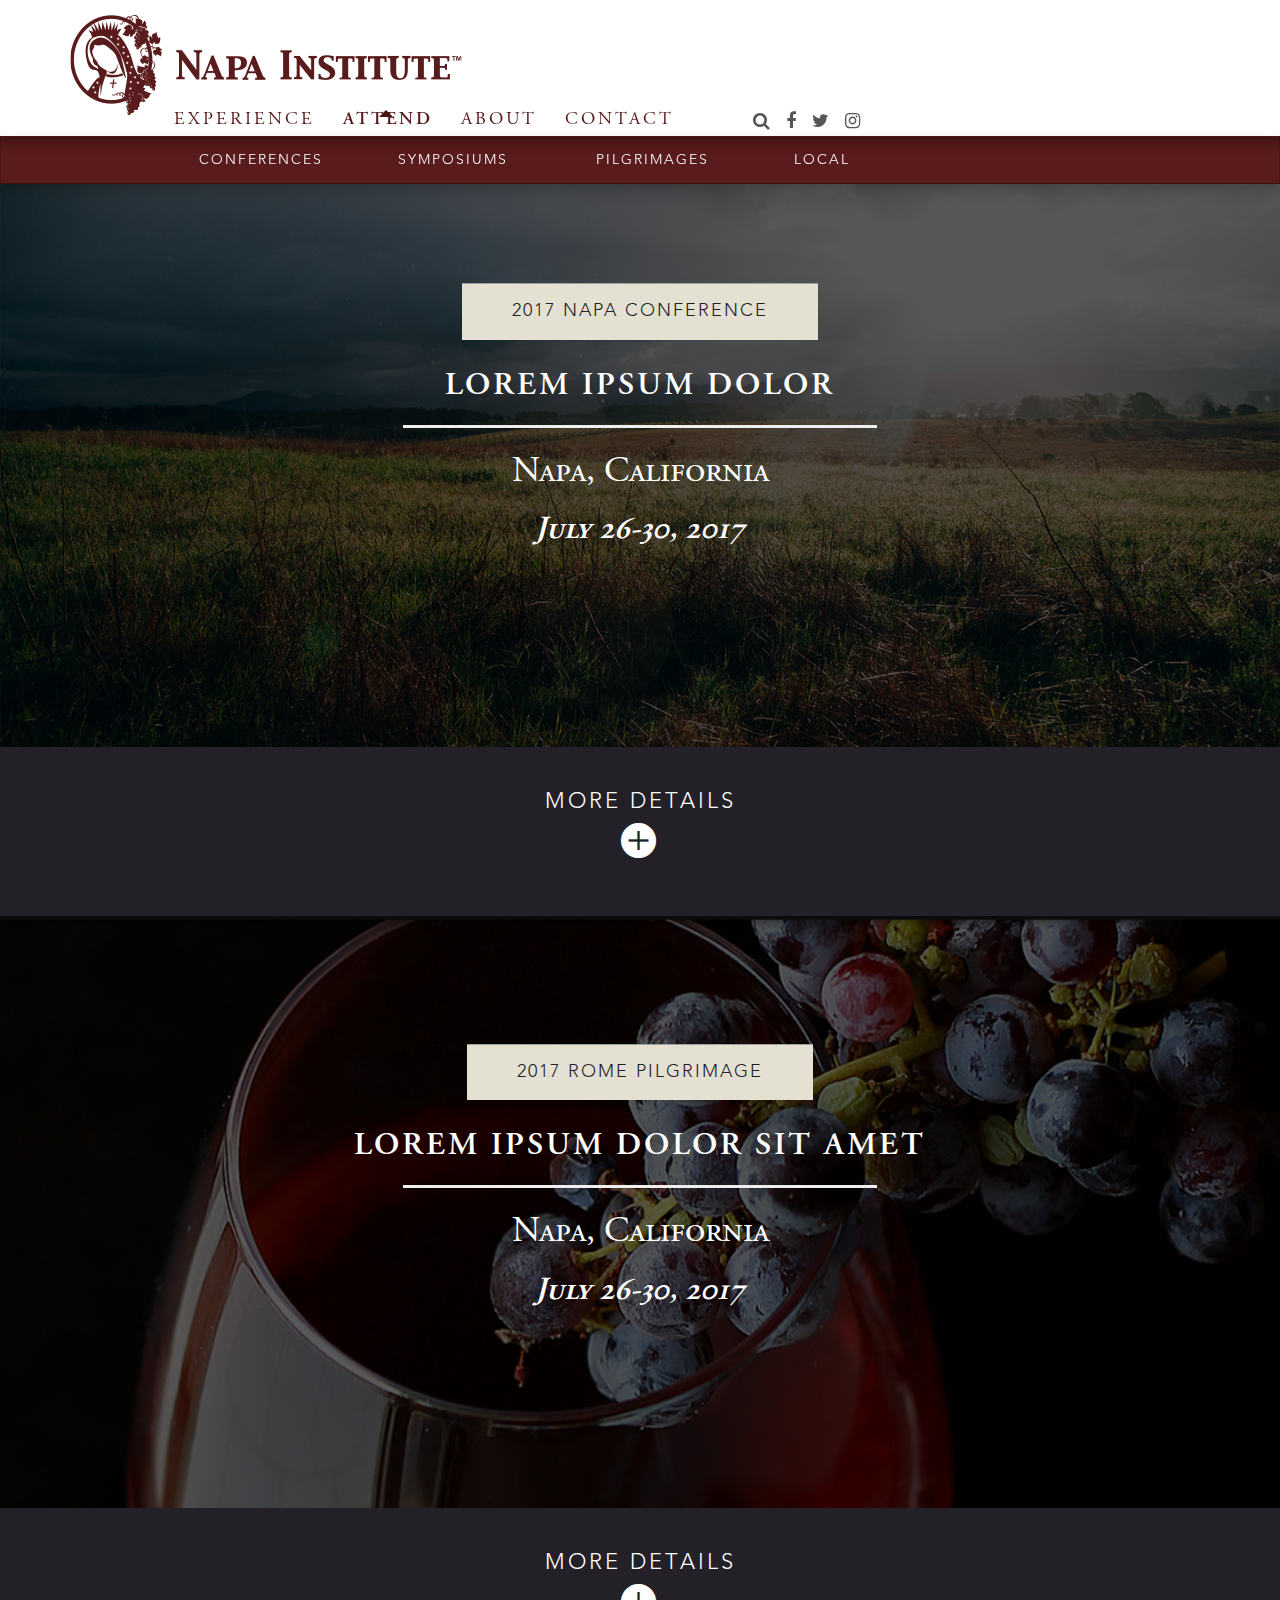
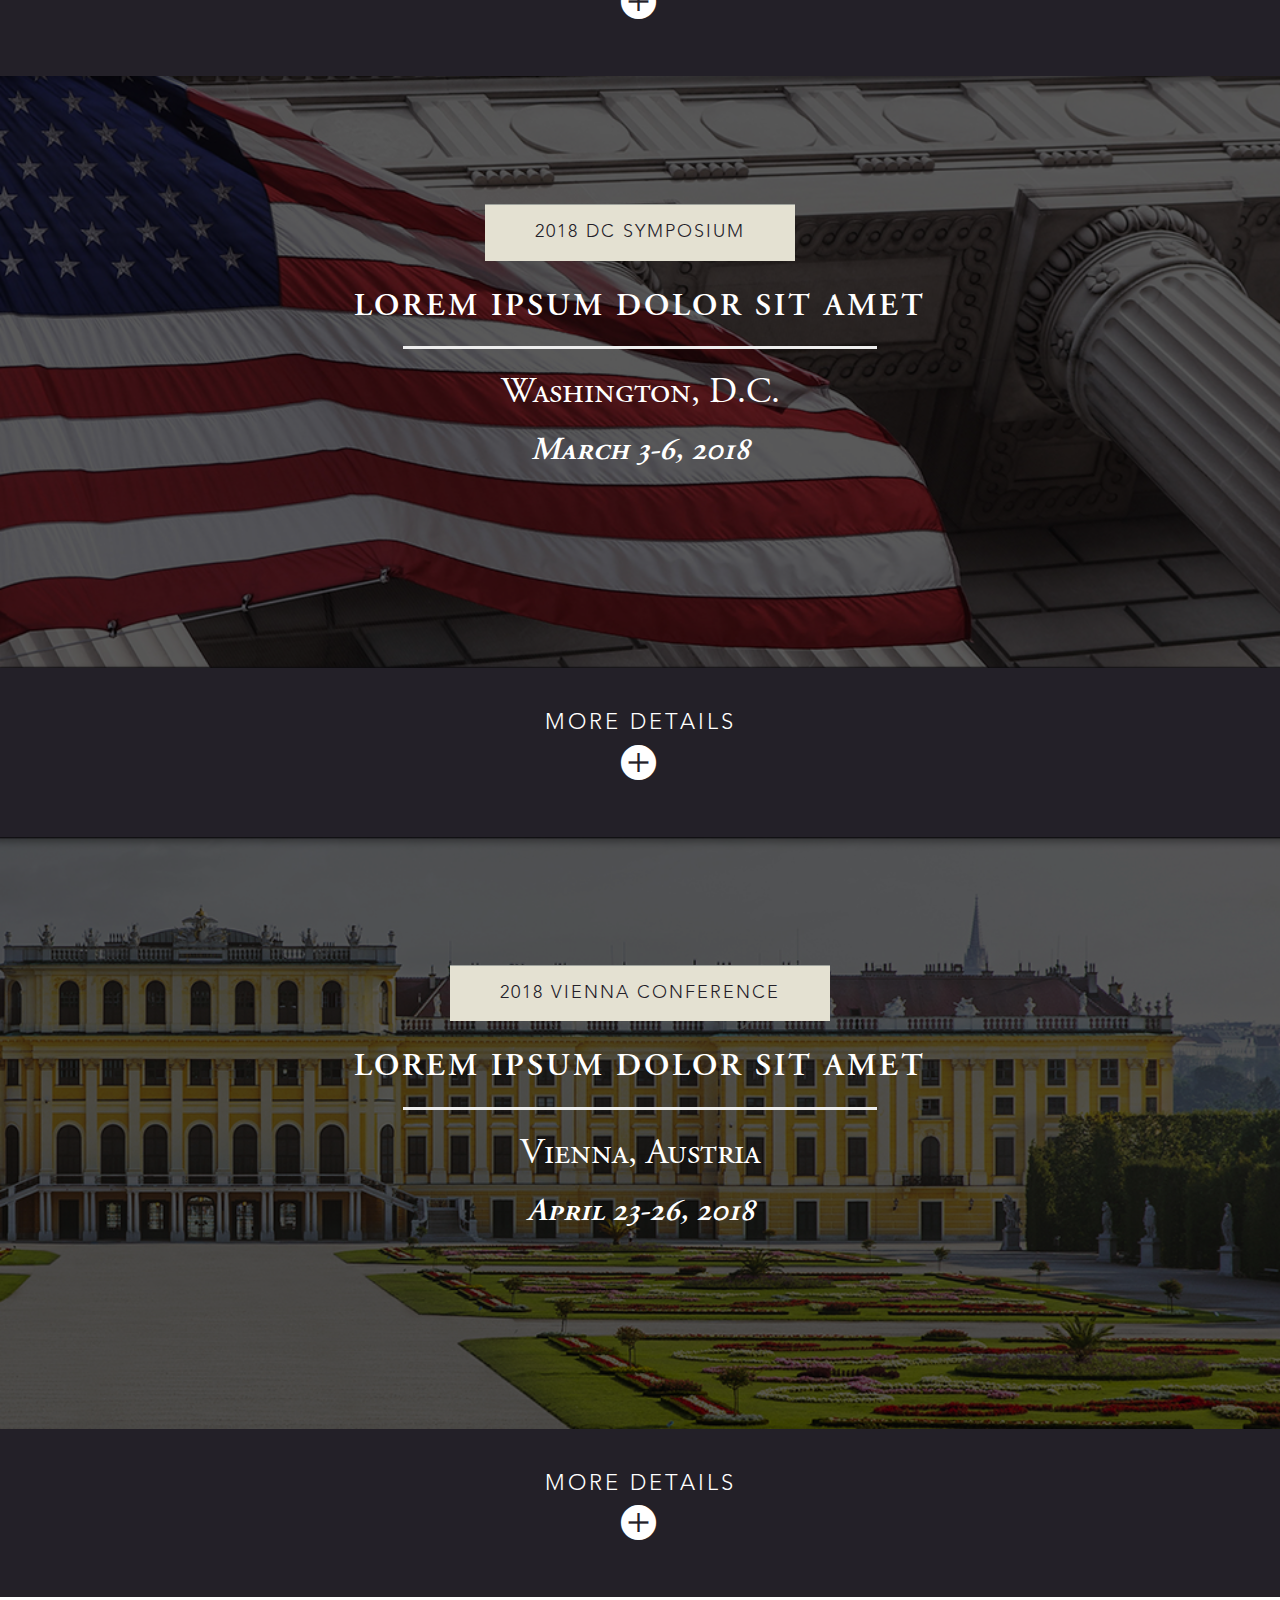
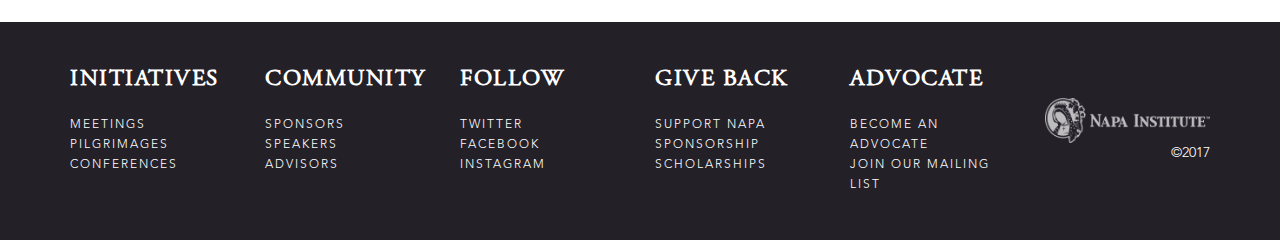
<file: conference.html>
<!DOCTYPE html>
<html>
<head>
	<meta charset="utf-8">
	<meta http-equiv="X-UA-Compatible" content="IE=edge">
	<meta name="viewport" content="width=device-width, initial-scale=1">
	<title>Napa Institute</title>
	<link rel="stylesheet" type="text/css" href="css/main.css">
	<link rel="stylesheet" type="text/css" href="css/responsive.css">
</head>
<body>
	<div class="wrapper conference">
		<header class="header">
			<div class="navigation-wrap">
				<nav class="navbar navbar-default">
					<div class="container">
						<div class="logo-wrap">
							<a class="navbar-brand" href="#">
								<img src="img/logo.png" alt="logo">
							</a>
						</div>
						<!-- Brand and toggle get grouped for better mobile display -->


					</div><!-- /.container-fluid -->
					<div class="menu-wrap-inner">
						<div class="container">
							<div class="row">
								<div class="col-sm-9 col-md-7">

									<div class="navbar-header">
										<button type="button" class="navbar-toggle collapsed" data-toggle="collapse" data-target="#main-menu" aria-expanded="false">
											<span class="sr-only">Toggle navigation</span>
											<span class="icon-bar"></span>
											<span class="icon-bar"></span>
											<span class="icon-bar"></span>
										</button>
										<div class="hamburger-text visible-xs">Menu</div>

									</div>

									<!-- Collect the nav links, forms, and other content for toggling -->
									<div class="collapse navbar-collapse" id="main-menu">
										<ul class="nav navbar-nav">

											<li class="dropdown "> 
												<a href="#" class="dropdown-toggle" data-toggle="dropdown" role="button" aria-haspopup="true" aria-expanded="false">EXPERIENCE </a>

												<ul class="dropdown-menu">
													<li><a href="#">formation</a></li>
													<li><a href="#">liturgy</a></li>
													<li><a href="#">community</a></li>
												</ul>
											</li>
											<li class="dropdown open"> 
												<a href="#" class="dropdown-toggle" data-toggle="dropdown" role="button" aria-haspopup="true" aria-expanded="false">ATTEND </a>

												<ul class="dropdown-menu">
													<li><a href="#">Conferences</a></li>
													<li><a href="#">Symposiums</a></li>
													<li><a href="#">Pilgrimages</a></li>
													<li><a href="#">Local</a></li>

												</ul>
											</li>

											<li class="dropdown ">
												<a href="#" class="dropdown-toggle" data-toggle="dropdown" role="button" aria-haspopup="true" aria-expanded="false">ABOUT </a>

												<ul class="dropdown-menu">

													<li><a href="#">BOARD</a></li>
													<li><a href="#">STAFF</a></li>
													<li><a href="#">HISTORY</a></li>
												</ul>
											</li>
											<li class="dropdown ">
												<a href="#" class="dropdown-toggle" data-toggle="dropdown" role="button" aria-haspopup="true" aria-expanded="false">CONTACT </a>

												<ul class="dropdown-menu">

													<li><a href="#">Contact us </a></li>
													<li><a href="#">Support</a></li>
												</ul>
											</li>


										</ul>
										<div class="social-media visible-xs" id="mobile-social-media">
											<ul>
												<li><a href="#"><i class="fa fa-search"></i></a></li>
												<li><a href="#"><i class="fa fa-facebook"></i></a></li>
												<li><a href="#"><i class="fa fa-twitter"></i></a></li>
												<li><a href="#"><i class="fa fa-instagram"></i></a></li>
											</ul>
										</div>
									</div><!-- /.navbar-collapse -->
								</div> <!-- end col-sm-8 -->
								<div class="col-sm-3 col-md-5 hidden-xs">
									<div class="social-media" id="desktop-social-media">
										<ul>
											<li><a href="#"><i class="fa fa-search"></i></a></li>
											<li><a href="#"><i class="fa fa-facebook"></i></a></li>
											<li><a href="#"><i class="fa fa-twitter"></i></a></li>
											<li><a href="#"><i class="fa fa-instagram"></i></a></li>
										</ul>
									</div>
								</div> <!-- end col-sm-4 -->
							</div>  <!-- end row -->
						</div>  <!-- end container -->	
					</div> <!-- end menu-wrap-inner -->
				</nav>
			</div>

		</header>


		<section class="event-wrap">
			<div class="container-fluid">
				<div class="row">
					<div class="col-sm-12">
						<div class="event-box" style="background: url(img/conforence/event-1.jpg) 50% 50% no-repeat;">
							<div class="event-content">
								<a href="#" class="btn-napa">2017 NAPA CONFERENCE</a>
								<h2>lorem ipsum dolor</h2>
								<hr>
								<p>Napa, California</p>
								<small>July 26-30, 2017</small>


							</div>
						</div><!-- end event-box -->
					</div> 
					<div class="event-more-wrap">
						
						<a href="#" class="event-more"><span>more details</span>  <i class="ion-plus-circled"></i></a>
					</div>
					<div class="col-sm-12">
						<div class="event-box" style="background: url(img/conforence/event-2.jpg) 50% 50% no-repeat;">
							<div class="event-content">
								<a href="#" class="btn-napa">2017 rome pilgrimage</a>
								<h2>Lorem Ipsum Dolor Sit Amet</h2>
								<hr>
								<p>Napa, California</p>
								<small>July 26-30, 2017</small>


							</div>
						</div><!-- end event-box -->
					</div>
					<div class="event-more-wrap">
						
						<a href="#" class="event-more"><span>more details</span>  <i class="ion-plus-circled"></i></a>
					</div>
					<div class="col-sm-12">
						<div class="event-box" style="background: url(img/conforence/event-3.jpg) 50% 50% no-repeat;">
							<div class="event-content">
								<a href="#" class="btn-napa">2018 DC symposium</a>
								<h2>Lorem Ipsum Dolor Sit Amet</h2>
								<hr>
								<p>Washington, D.C.</p>
								<small>March 3-6, 2018</small>


							</div>
						</div>
					</div>
					<div class="event-more-wrap">
						
						<a href="#" class="event-more"><span>more details</span>  <i class="ion-plus-circled"></i></a>
					</div>
					<div class="col-sm-12">
						<div class="event-box" style="background: url(img/conforence/event-4.jpg) 50% 50% no-repeat;">
							<div class="event-content">
								<a href="#" class="btn-napa">2018 vienna CONFERENCE</a>
								<h2>Lorem Ipsum Dolor Sit Amet</h2>
								<hr>
								<p>Vienna, Austria</p>
								<small>April 23-26, 2018</small>
							</div>
						</div>
					</div>
					<div class="event-more-wrap">
						<a href="#" class="event-more"><span>more details</span>  <i class="ion-plus-circled"></i></a>
					</div>
				</div>
				
			</div>
		</section>




		<footer class="footer">
			<div class="container">
				<div class="row">
					<div class="col-xs-12  visible-xs">
						<div class="footer-widget">
							<div class="footer-logo">
								<a href="#"><img src="img/footer-logo.png" alt="footer logo"></a>
								<p>©2017</p>
							</div>

						</div>
					</div>
					<div class="col-sm-2">
						<div class="footer-widget">
							<h3>initiatives</h3>
							<ul>
								<li><a href="#">meetings</a></li>
								<li><a href="#">pilgrimages</a></li>
								<li><a href="#">conferences</a></li>
							</ul>
						</div>
					</div>
					<div class="col-sm-2">
						<div class="footer-widget">
							<h3>community</h3>
							<ul>
								<li><a href="#">sponsors</a></li>
								<li><a href="#">speakers</a></li>
								<li><a href="#">advisors</a></li>
							</ul>
						</div>
					</div>
					<div class="col-sm-2">
						<div class="footer-widget">
							<h3>follow</h3>
							<ul>
								<li><a href="#">twitter</a></li>
								<li><a href="#">facebook</a></li>
								<li><a href="#">instagram</a></li>
							</ul>
						</div>
					</div>
					<div class="col-sm-2">
						<div class="footer-widget">
							<h3>give back</h3>
							<ul>
								<li><a href="#">support napa</a></li>
								<li><a href="#">sponsorship</a></li>
								<li><a href="#">scholarships</a></li>
							</ul>
						</div>
					</div>
					<div class="col-sm-2">
						<div class="footer-widget">
							<h3>advocate</h3>
							<ul>
								<li><a href="#">become an advocate</a></li>
								<li><a href="#">join our mailing list</a></li>

							</ul>
						</div>
					</div>
					<div class="col-sm-2 hidden-xs">
						<div class="footer-widget">
							<div class="footer-logo">
								<a href="#"><img src="img/footer-logo.png" alt="footer logo"></a>
								<p>©2017</p>
							</div>

						</div>
					</div>
				</div>
			</div>
		</footer> <!-- end footer -->
	</div> <!-- end wrapper -->

	<script type="text/javascript" src="js/jquery-1.11.2.min.js"></script>
	<script type="text/javascript" src="js/bootstrap.min.js"></script>
	<script type="text/javascript" src="js/slick.js"></script>
	<script type="text/javascript" src="js/script.js"></script>
</body>
</html>
</file>
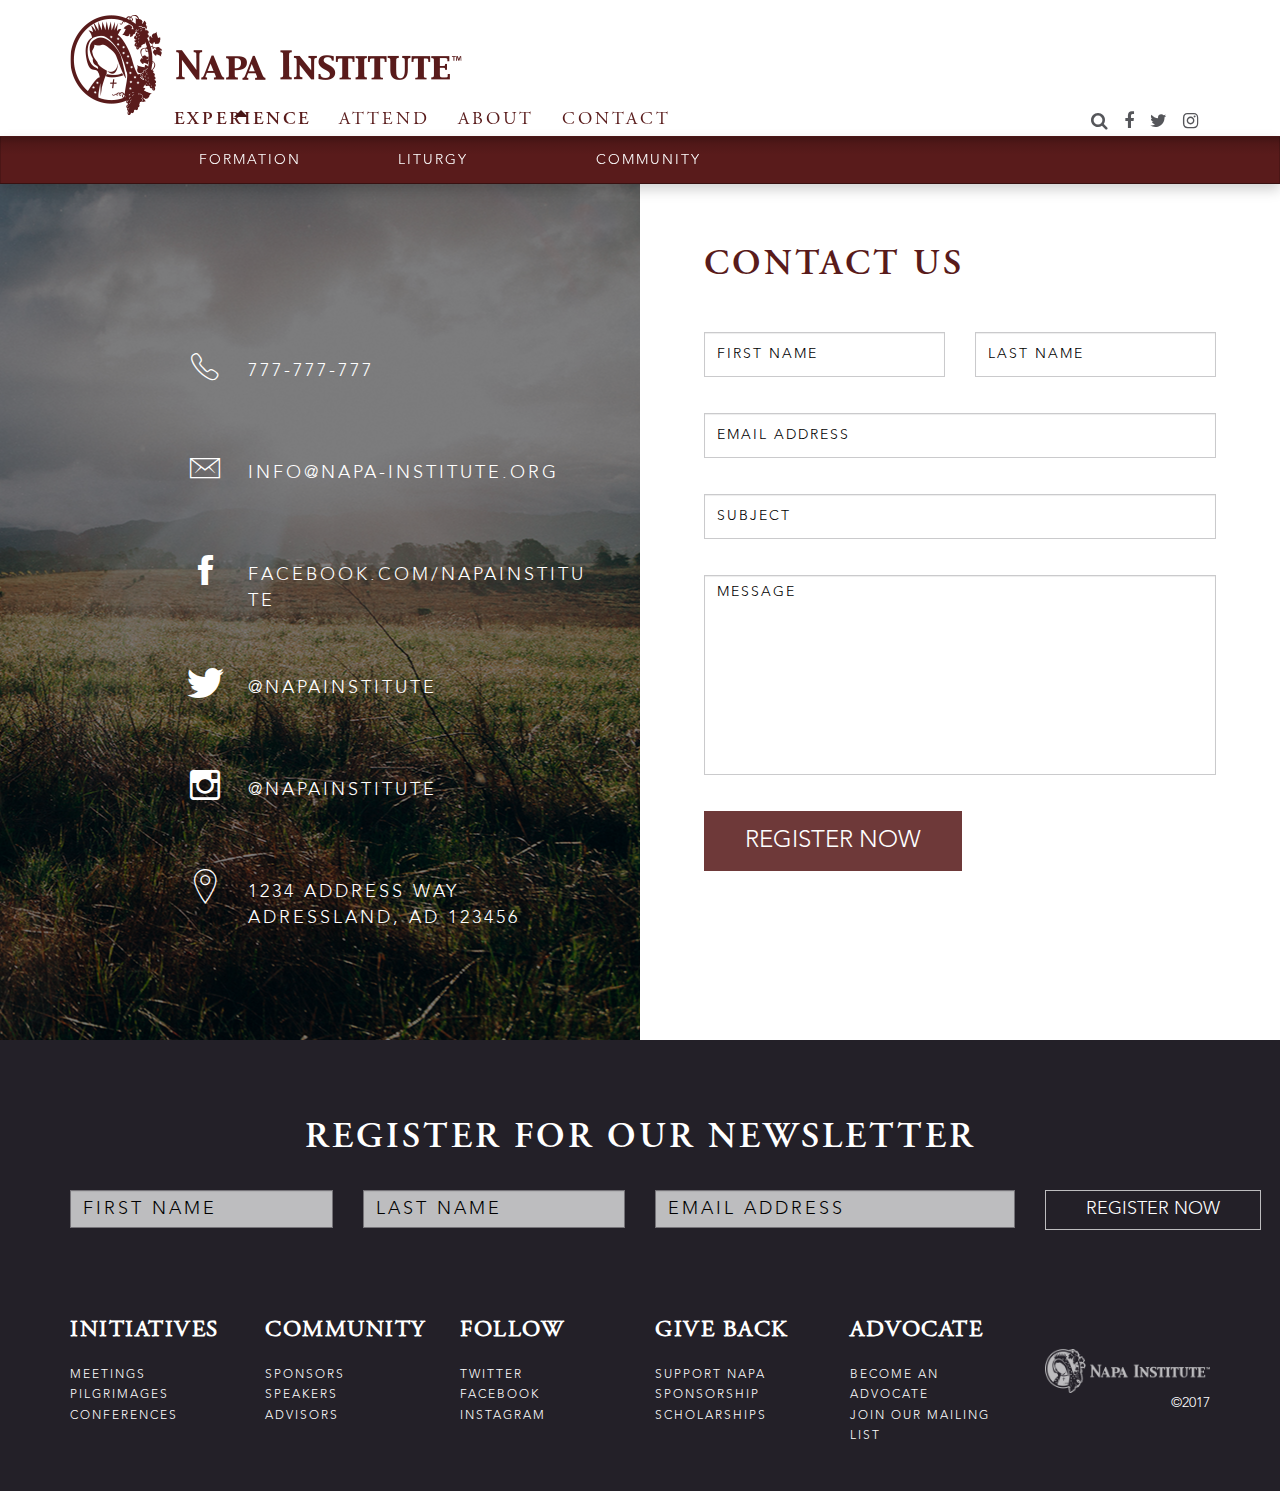
<file: contact.html>
<!DOCTYPE html>
<html>
<head>
	<meta charset="utf-8">
	<meta http-equiv="X-UA-Compatible" content="IE=edge">
	<meta name="viewport" content="width=device-width, initial-scale=1">
	<title>Napa Institute</title>
	<link rel="stylesheet" type="text/css" href="css/main.css">
	<link rel="stylesheet" type="text/css" href="css/responsive.css">
</head>
<body>
	<div class="wrapper home contact">
		<header class="header">
			<div class="navigation-wrap">
				<nav class="navbar navbar-default">
					<div class="container">
						<div class="logo-wrap">
							<a class="navbar-brand" href="#">
								<img src="img/logo.png" alt="logo">
							</a>
						</div>
						<!-- Brand and toggle get grouped for better mobile display -->


					</div><!-- /.container-fluid -->
					<div class="menu-wrap-inner">
						<div class="container">
							<div class="row">
								<div class="col-sm-9 col-md-7">

									<div class="navbar-header">
										<button type="button" class="navbar-toggle collapsed" data-toggle="collapse" data-target="#main-menu" aria-expanded="false">
											<span class="sr-only">Toggle navigation</span>
											<span class="icon-bar"></span>
											<span class="icon-bar"></span>
											<span class="icon-bar"></span>
										</button>
										<div class="hamburger-text visible-xs">Menu</div>

									</div>

									<!-- Collect the nav links, forms, and other content for toggling -->
									<div class="collapse navbar-collapse" id="main-menu">
										<ul class="nav navbar-nav">

											<li class="dropdown open"> 
												<a href="#" class="dropdown-toggle" data-toggle="dropdown" role="button" aria-haspopup="true" aria-expanded="false">EXPERIENCE </a>

												<ul class="dropdown-menu">
													<li><a href="#">formation</a></li>
													<li><a href="#">liturgy</a></li>
													<li><a href="#">community</a></li>
												</ul>
											</li>
											<li class="dropdown"> 
												<a href="#" class="dropdown-toggle" data-toggle="dropdown" role="button" aria-haspopup="true" aria-expanded="false">ATTEND </a>

												<ul class="dropdown-menu">
													<li><a href="#">Conferences</a></li>
													<li><a href="#">Symposiums</a></li>
													<li><a href="#">Pilgrimages</a></li>
													<li><a href="#">Local</a></li>

												</ul>
											</li>

											<li class="dropdown ">
												<a href="#" class="dropdown-toggle" data-toggle="dropdown" role="button" aria-haspopup="true" aria-expanded="false">ABOUT </a>

												<ul class="dropdown-menu">

													<li><a href="#">BOARD</a></li>
													<li><a href="#">STAFF</a></li>
													<li><a href="#">HISTORY</a></li>
												</ul>
											</li>
											<li class="dropdown ">
												<a href="#" class="dropdown-toggle" data-toggle="dropdown" role="button" aria-haspopup="true" aria-expanded="false">CONTACT </a>

												<ul class="dropdown-menu">

													<li><a href="#">Contact us </a></li>
													<li><a href="#">Support</a></li>
												</ul>
											</li>


										</ul>
										<div class="social-media visible-xs" id="mobile-social-media">
											<ul>
												<li><a href="#"><i class="fa fa-search"></i></a></li>
												<li><a href="#"><i class="fa fa-facebook"></i></a></li>
												<li><a href="#"><i class="fa fa-twitter"></i></a></li>
												<li><a href="#"><i class="fa fa-instagram"></i></a></li>
											</ul>
										</div>
									</div><!-- /.navbar-collapse -->
								</div> <!-- end col-sm-8 -->
								<div class="col-sm-3 col-md-5 hidden-xs">
									<div class="social-media">
										<ul>
											<li><a href="#"><i class="fa fa-search"></i></a></li>
											<li><a href="#"><i class="fa fa-facebook"></i></a></li>
											<li><a href="#"><i class="fa fa-twitter"></i></a></li>
											<li><a href="#"><i class="fa fa-instagram"></i></a></li>
										</ul>
									</div>
								</div> <!-- end col-sm-4 -->
							</div>  <!-- end row -->
						</div>  <!-- end container -->	
					</div> <!-- end menu-wrap-inner -->
				</nav>
			</div>

		</header>
		<section class="contact-wrap">
			<div class="container-fluid">
				<div class="row">
					<div class="col-sm-6">
						<div class="contact-left-wrap" style="background: url(img/contact/left-bg.jpg) center center no-repeat;">
							<div class="contact-left-inner">
								<ul>
									<li><a href="tel:777-777-777"><i class="ion-ios-telephone-outline"></i> <span>777-777-777</span></a></li>
									<li><a href="mailto:info@napa-institute.org"><i class="ion-ios-email-outline"></i> <span>info@napa-institute.org</span></a></li>
									<li><a href="http://facebook.com/napainstitute"><i class="ion-social-facebook"></i> <span>facebook.com/napainstitute</span></a></li>
									<li><a href="http://twitter.com/napainstitute"><i class="ion-social-twitter"></i> <span>@napainstitute</span></a></li>
									<li><a href="http://instagram.com/napainstitute"><i class="ion-social-instagram-outline"></i> <span>@napainstitute</span></a></li>

									<li><a href="tel:777-777-777"><i class="ion-ios-location-outline"></i> <span>1234 address way
										adressland, ad 123456</span></a></li>
									</ul>
								</div>
							</div>
						</div>
						<div class="col-sm-6">
							<div class="contact-right-wrap">
								<div class="contact-right-inner">
									<form>
										<h2>contact us</h2>
										<div class="row">
											<div class="col-sm-6">
												<div class="form-group">
													<input type="text" name="fname" placeholder="FIRST NAME" class="form-control">
												</div>
											</div>
											<div class="col-sm-6">
												<div class="form-group">
													<input type="text" name="lname" placeholder="LAST NAME" class="form-control">
												</div>
											</div>
										</div>
										<div class="row">
											<div class="col-sm-12">
												<div class="form-group">
													<input type="email" name="email" placeholder="EMAIL ADDRESS" class="form-control">
												</div>
											</div>
										</div>
										<div class="row">
											<div class="col-sm-12">
												<div class="form-group">
													<input type="text" name="subejct" placeholder="subject" class="form-control">
												</div>
											</div>
										</div>
										<div class="row">
											<div class="col-sm-12">
												<div class="form-group">
													<textarea placeholder="message" class="form-control"></textarea>
												</div>
											</div>
										</div>
										<div class="row">
											<div class="col-sm-12">
												<div class="submit-wrap">
													<input type="submit" name="" class="btn-submit" value="register now">
												</div>
											</div>
										</div>
									</form>
								</div>
							</div>
						</div>
					</div>
				</div>
			</section>



			<section class="registration-wrap">
				<div class="container">
					<h2>register for our newsletter</h2>
					<div class="form-wrap">
						<form>
							<div class="row">
								<div class="col-md-3 col-sm-3">
									<div class="form-group">
										<input type="text" name="fname" class="form-control" placeholder="First Name">
									</div>
								</div>
								<div class="col-md-3 col-sm-3">
									<div class="form-group">
										<input type="text" name="lname" class="form-control" placeholder="Last Name">
									</div>
								</div>
								<div class="col-md-4 col-sm-3">
									<div class="form-group">
										<input type="email" name="fname" class="form-control" placeholder="EMAIL ADDRESS">
									</div>
								</div>
								<div class="col-md-2 col-sm-3">
									<div class="submit-wrap">
										<input type="submit" name="submit" class="btn-submit" value="register now">
									</div>
								</div>
							</div>
							
						</form>
					</div>
				</div>
			</section>  <!-- end section -->



			<footer class="footer">
				<div class="container">
					<div class="row">
						<div class="col-xs-12  visible-xs">
							<div class="footer-widget">
								<div class="footer-logo">
									<a href="#"><img src="img/footer-logo.png" alt="footer logo"></a>
									<p>©2017</p>
								</div>

							</div>
						</div>
						<div class="col-sm-2">
							<div class="footer-widget">
								<h3>initiatives</h3>
								<ul>
									<li><a href="#">meetings</a></li>
									<li><a href="#">pilgrimages</a></li>
									<li><a href="#">conferences</a></li>
								</ul>
							</div>
						</div>
						<div class="col-sm-2">
							<div class="footer-widget">
								<h3>community</h3>
								<ul>
									<li><a href="#">sponsors</a></li>
									<li><a href="#">speakers</a></li>
									<li><a href="#">advisors</a></li>
								</ul>
							</div>
						</div>
						<div class="col-sm-2">
							<div class="footer-widget">
								<h3>follow</h3>
								<ul>
									<li><a href="#">twitter</a></li>
									<li><a href="#">facebook</a></li>
									<li><a href="#">instagram</a></li>
								</ul>
							</div>
						</div>
						<div class="col-sm-2">
							<div class="footer-widget">
								<h3>give back</h3>
								<ul>
									<li><a href="#">support napa</a></li>
									<li><a href="#">sponsorship</a></li>
									<li><a href="#">scholarships</a></li>
								</ul>
							</div>
						</div>
						<div class="col-sm-2">
							<div class="footer-widget">
								<h3>advocate</h3>
								<ul>
									<li><a href="#">become an advocate</a></li>
									<li><a href="#">join our mailing list</a></li>

								</ul>
							</div>
						</div>
						<div class="col-sm-2 hidden-xs">
							<div class="footer-widget">
								<div class="footer-logo">
									<a href="#"><img src="img/footer-logo.png" alt="footer logo"></a>
									<p>©2017</p>
								</div>

							</div>
						</div>
					</div>
				</div>
			</footer> <!-- end footer -->
		</div> <!-- end wrapper -->

		<script type="text/javascript" src="js/jquery-1.11.2.min.js"></script>
		<script type="text/javascript" src="js/bootstrap.min.js"></script>
		<script type="text/javascript" src="js/slick.js"></script>
		<script type="text/javascript" src="js/script.js"></script>
	</body>
	</html>
</file>
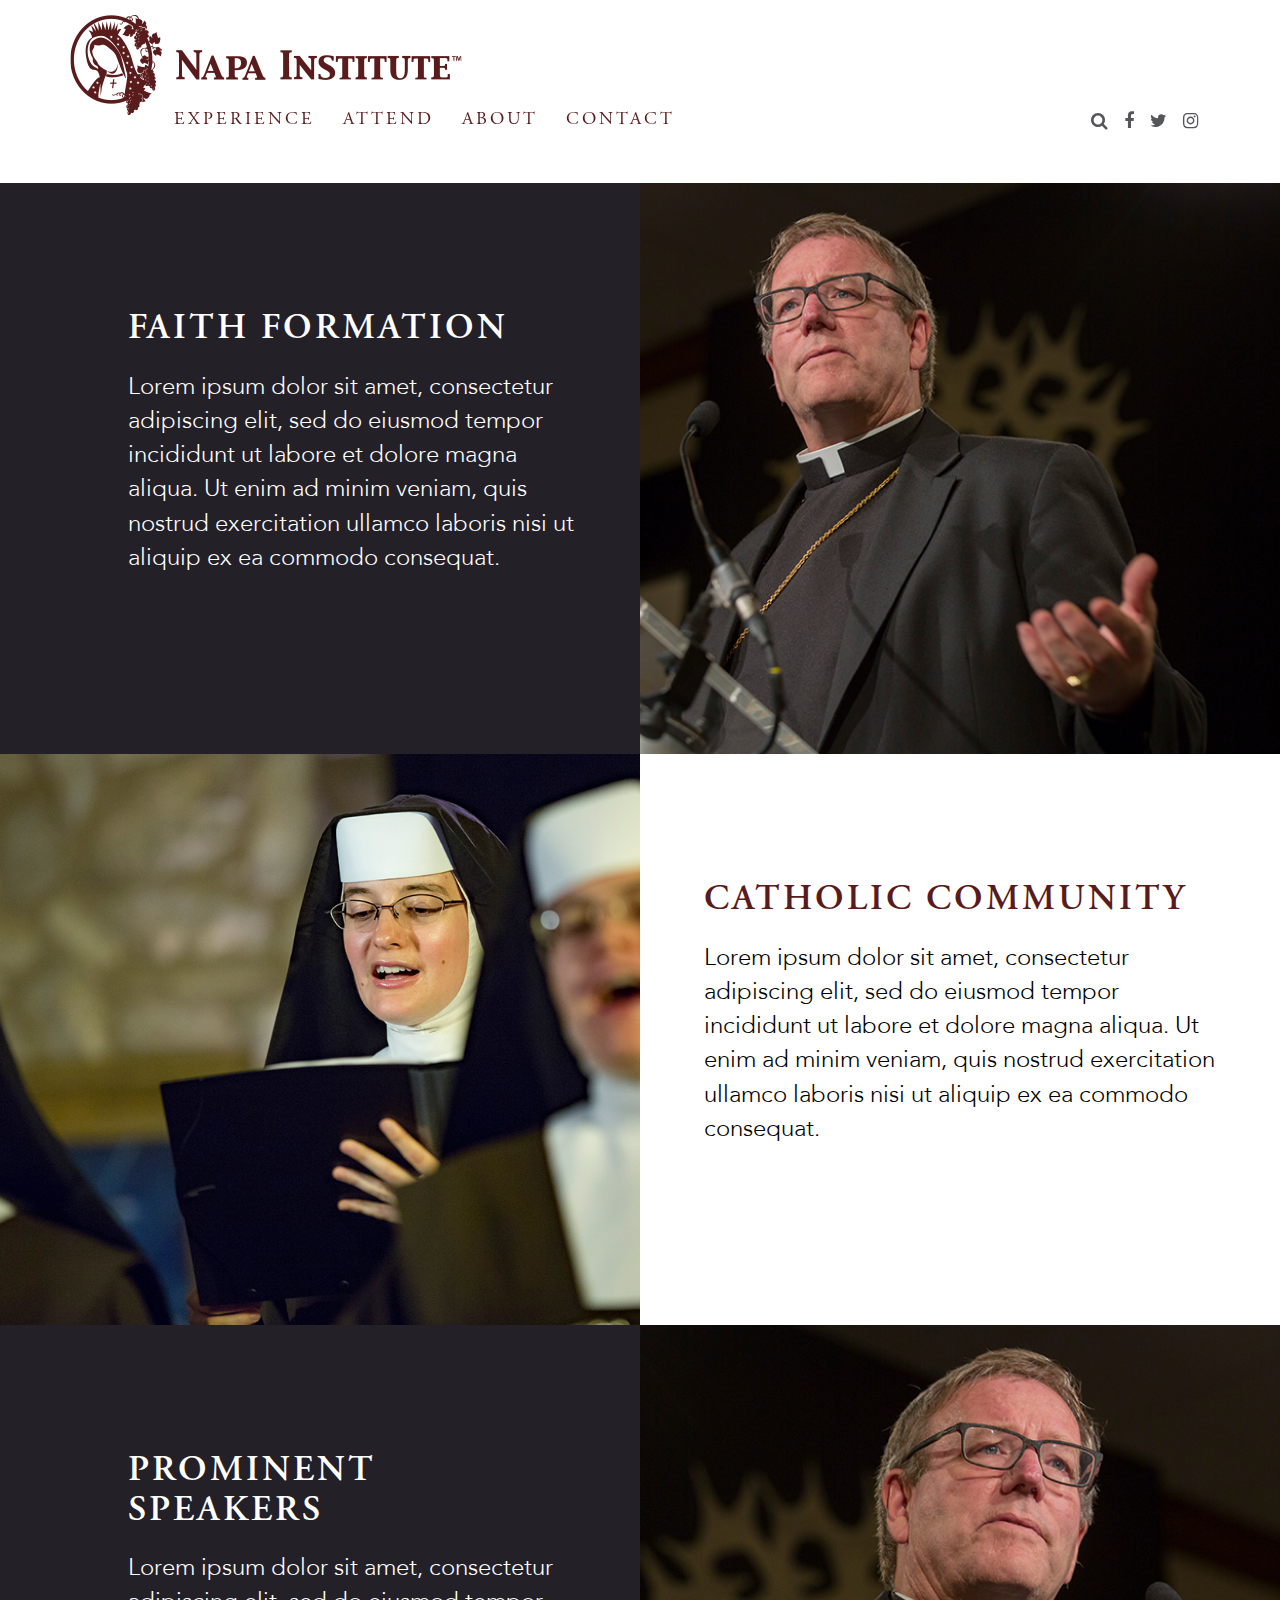
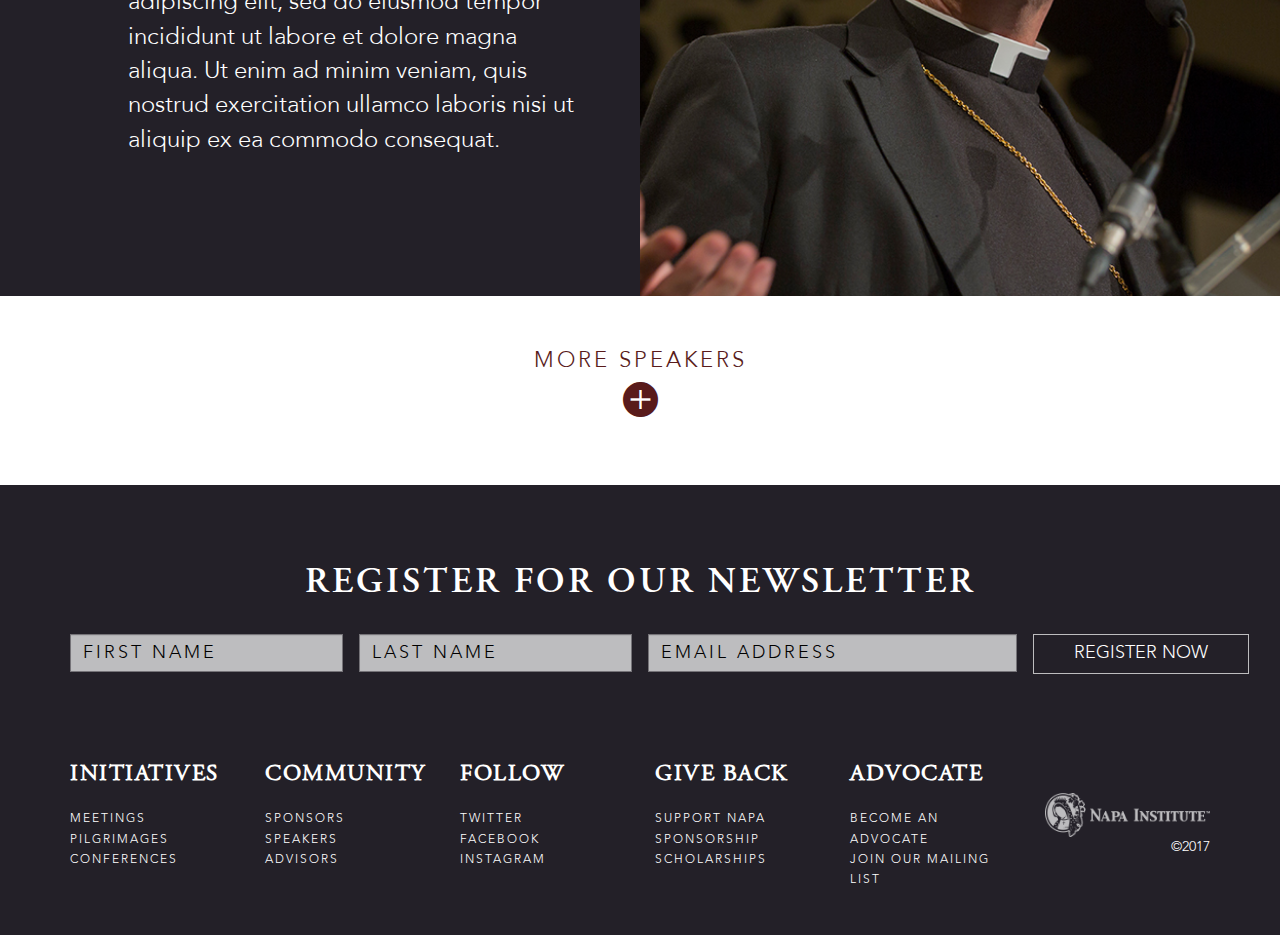
<file: experience.html>
<!DOCTYPE html>
<html>
<head>
	<meta charset="utf-8">
	<meta http-equiv="X-UA-Compatible" content="IE=edge">
	<meta name="viewport" content="width=device-width, initial-scale=1">
	<title>Napa Institute</title>
	<link rel="stylesheet" type="text/css" href="css/main.css">
	<link rel="stylesheet" type="text/css" href="css/responsive.css">
</head>
<body>
	<div class="wrapper about blog">
		<header class="header">
			<div class="navigation-wrap">
				<nav class="navbar navbar-default">
					<div class="container">
						<div class="logo-wrap">
							<a class="navbar-brand" href="#">
								<img src="img/logo.png" alt="logo">
							</a>
						</div>
						<!-- Brand and toggle get grouped for better mobile display -->


					</div><!-- /.container-fluid -->
					<div class="menu-wrap-inner">
						<div class="container">
							<div class="row">
								<div class="col-sm-9 col-md-7">

									<div class="navbar-header">
										<button type="button" class="navbar-toggle collapsed" data-toggle="collapse" data-target="#main-menu" aria-expanded="false">
											<span class="sr-only">Toggle navigation</span>
											<span class="icon-bar"></span>
											<span class="icon-bar"></span>
											<span class="icon-bar"></span>
										</button>
										<div class="hamburger-text visible-xs">Menu</div>

									</div>

									<!-- Collect the nav links, forms, and other content for toggling -->
									<div class="collapse navbar-collapse" id="main-menu">
										<ul class="nav navbar-nav">

											<li class="dropdown "> 
												<a href="#" class="dropdown-toggle" data-toggle="dropdown" role="button" aria-haspopup="true" aria-expanded="false">EXPERIENCE </a>
												<ul class="dropdown-menu">
													<li><a href="#">formation</a></li>
													<li><a href="#">liturgy</a></li>
													<li><a href="#">community</a></li>
												</ul>
											</li>
											<li class="dropdown "> 
												<a href="#" class="dropdown-toggle" data-toggle="dropdown" role="button" aria-haspopup="true" aria-expanded="false">ATTEND </a>
												<ul class="dropdown-menu">
													<li><a href="#">Conferences</a></li>
													<li><a href="#">Symposiums</a></li>
													<li><a href="#">Pilgrimages</a></li>
													<li><a href="#">Local</a></li>

												</ul>
											</li>
											<li class="dropdown">
												<a href="#" class="dropdown-toggle" data-toggle="dropdown" role="button" aria-haspopup="true" aria-expanded="false">ABOUT </a>
												<ul class="dropdown-menu">
													<li><a href="#">BOARD</a></li>
													<li><a href="#">STAFF</a></li>
													<li><a href="#">HISTORY</a></li>
												</ul>
											</li>
											<li class="dropdown ">
												<a href="#" class="dropdown-toggle" data-toggle="dropdown" role="button" aria-haspopup="true" aria-expanded="false">CONTACT </a>
												<ul class="dropdown-menu">
													<li><a href="#">Contact us </a></li>
													<li><a href="#">Support</a></li>
												</ul>
											</li>
										</ul>
										<div class="social-media visible-xs" id="mobile-social-media">
											<ul>
												<li><a href="#"><i class="fa fa-search"></i></a></li>
												<li><a href="#"><i class="fa fa-facebook"></i></a></li>
												<li><a href="#"><i class="fa fa-twitter"></i></a></li>
												<li><a href="#"><i class="fa fa-instagram"></i></a></li>
											</ul>
										</div>
									</div><!-- /.navbar-collapse -->
								</div> <!-- end col-sm-8 -->
								<div class="col-sm-3 col-md-5 hidden-xs">
									<div class="social-media" id="desktop-social-media">
										<ul>
											<li><a href="#"><i class="fa fa-search"></i></a></li>
											<li><a href="#"><i class="fa fa-facebook"></i></a></li>
											<li><a href="#"><i class="fa fa-twitter"></i></a></li>
											<li><a href="#"><i class="fa fa-instagram"></i></a></li>
										</ul>
									</div>
								</div> <!-- end col-sm-4 -->
							</div>  <!-- end row -->
						</div>  <!-- end container -->	
					</div> <!-- end menu-wrap-inner -->
				</nav>
			</div>

		</header>
		<section class="experiece-wrap section-margin">
			<div class="container-fluid">
				<div class="row">
					<div class="col-sm-6">
						<div class="experience-desc equalheight">
							<div class="experience-desc-inner">
								<h3>faith formation</h3>
								<p>
									Lorem ipsum dolor sit amet, consectetur adipiscing elit, sed do eiusmod tempor incididunt ut labore et dolore magna aliqua. Ut enim ad minim veniam, quis nostrud exercitation ullamco laboris nisi ut aliquip ex ea commodo consequat.
								</p>
							</div>
						</div>

					</div>
					<div class="col-sm-6">
						<div class="experience-img-wrap equalheight" style="background: url(img/experience/exp-1.jpg) no-repeat 50% 50%;">

						</div>
						
					</div>
				</div>

			</div>
			
		</section> <!-- end section -->
		<section class="experiece-wrap second">
			<div class="container-fluid">
				<div class="row">
					<div class="col-sm-6">
						<div class="experience-desc equalheight">
							<div class="experience-desc-inner">
								<h3>catholic community</h3>
								<p>
									Lorem ipsum dolor sit amet, consectetur adipiscing elit, sed do eiusmod tempor incididunt ut labore et dolore magna aliqua. Ut enim ad minim veniam, quis nostrud exercitation ullamco laboris nisi ut aliquip ex ea commodo consequat.
								</p>
							</div>
						</div>

					</div>
					<div class="col-sm-6">
						<div class="experience-img-wrap equalheight" style="background: url(img/experience/exp-2.jpg) no-repeat 50% 50%;">

						</div>
					</div>
					
					
				</div>

			</div>
			
		</section> <!-- end section -->
		<section class="experiece-wrap">
			<div class="container-fluid">
				<div class="row">
					
					<div class="col-sm-6">
						<div class="experience-desc equalheight">
							<div class="experience-desc-inner">
								<h3>prominent speakers</h3>
								<p>
									Lorem ipsum dolor sit amet, consectetur adipiscing elit, sed do eiusmod tempor incididunt ut labore et dolore magna aliqua. Ut enim ad minim veniam, quis nostrud exercitation ullamco laboris nisi ut aliquip ex ea commodo consequat.
								</p>
							</div>
						</div>

					</div>
					<div class="col-sm-6">
						<div class="experience-img-wrap equalheight" style="background: url(img/experience/exp-3.jpg) no-repeat 50% 50%;">

						</div>
					</div>
					
				</div>

			</div>
			
		</section> <!-- end section -->
		<div class="more-speacker-wrap">
			<a href="#" class="btn-more-entries">
				<span>more speakers</span>
				<i class="ion-plus-circled"></i>
			</a>
		</div>
		<section class="registration-wrap">
			<div class="container">
				<h2>register for our newsletter</h2>
				<div class="form-wrap">
					<form>
						<div class="row">
							<div class="col-sm-3">
								<div class="form-group">
									<input type="text" name="fname" class="form-control" placeholder="First Name">
								</div>
							</div>
							<div class="col-sm-3">
								<div class="form-group">
									<input type="text" name="lname" class="form-control" placeholder="Last Name">
								</div>
							</div>
							<div class="col-sm-4">
								<div class="form-group">
									<input type="email" name="fname" class="form-control" placeholder="EMAIL ADDRESS">
								</div>
							</div>
							<div class="col-sm-2">
								<div class="submit-wrap">
									<input type="submit" name="submit" class="btn-submit" value="register now">
								</div>
							</div>
						</div>

					</form>
				</div>
			</div>
		</section>  <!-- end section -->


		<footer class="footer">
			<div class="container">
				<div class="row">
					<div class="col-sm-2">
						<div class="footer-widget">
							<h3>initiatives</h3>
							<ul>
								<li><a href="#">meetings</a></li>
								<li><a href="#">pilgrimages</a></li>
								<li><a href="#">conferences</a></li>
							</ul>
						</div>
					</div>
					<div class="col-sm-2">
						<div class="footer-widget">
							<h3>community</h3>
							<ul>
								<li><a href="#">sponsors</a></li>
								<li><a href="#">speakers</a></li>
								<li><a href="#">advisors</a></li>
							</ul>
						</div>
					</div>
					<div class="col-sm-2">
						<div class="footer-widget">
							<h3>follow</h3>
							<ul>
								<li><a href="#">twitter</a></li>
								<li><a href="#">facebook</a></li>
								<li><a href="#">instagram</a></li>
							</ul>
						</div>
					</div>
					<div class="col-sm-2">
						<div class="footer-widget">
							<h3>give back</h3>
							<ul>
								<li><a href="#">support napa</a></li>
								<li><a href="#">sponsorship</a></li>
								<li><a href="#">scholarships</a></li>
							</ul>
						</div>
					</div>
					<div class="col-sm-2">
						<div class="footer-widget">
							<h3>advocate</h3>
							<ul>
								<li><a href="#">become an advocate</a></li>
								<li><a href="#">join our mailing list</a></li>

							</ul>
						</div>
					</div>
					<div class="col-sm-2">
						<div class="footer-widget">
							<div class="footer-logo">
								<a href="#"><img src="img/footer-logo.png" alt="footer logo"></a>
								<p>©2017</p>
							</div>

						</div>
					</div>
				</div>
			</div>
		</footer> <!-- end footer -->
	</div>

	<script type="text/javascript" src="js/jquery-1.11.2.min.js"></script>
	<script type="text/javascript" src="js/bootstrap.min.js"></script>
	<script type="text/javascript" src="js/slick.js"></script>
	<script type="text/javascript" src="js/script.js"></script>
</body>
</html>
</file>
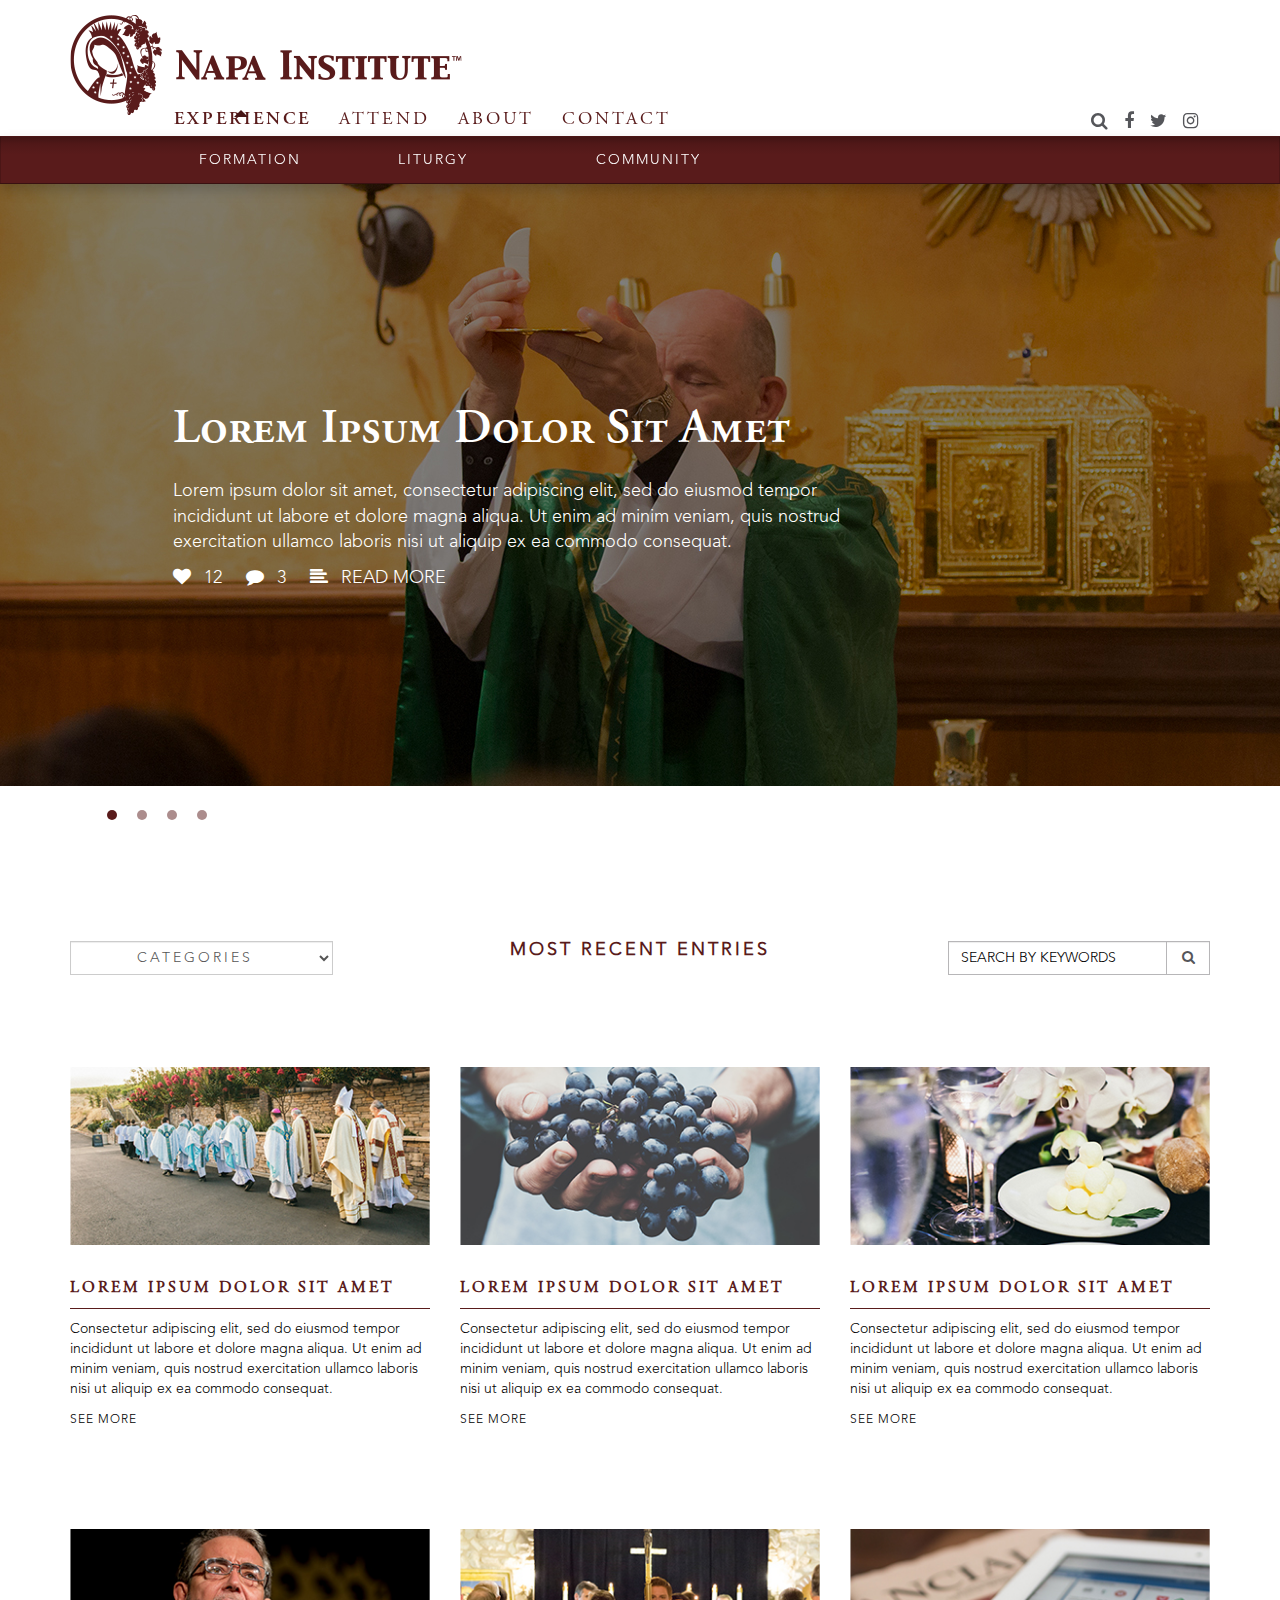
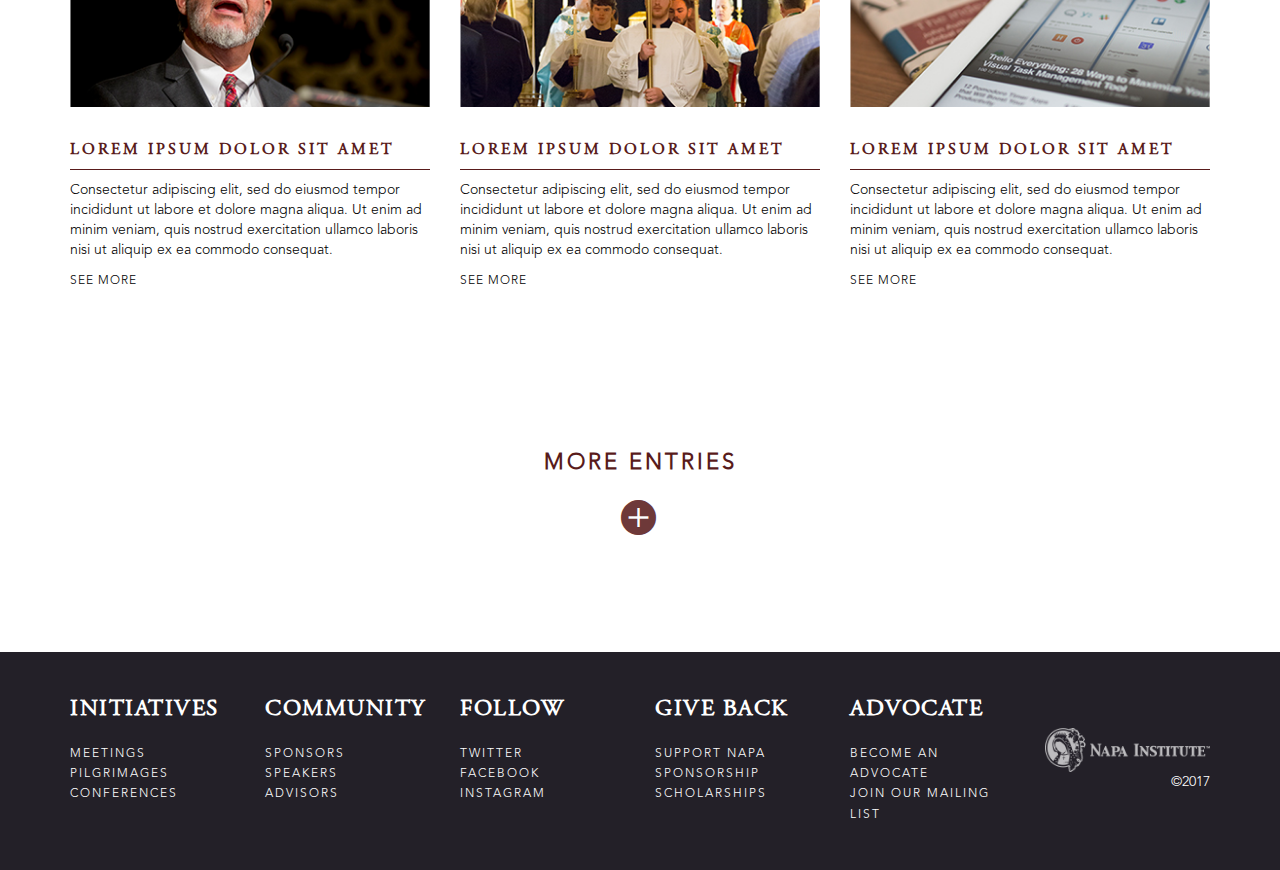
<file: formation.html>
<!DOCTYPE html>
<html>
<head>
	<meta charset="utf-8">
	<meta http-equiv="X-UA-Compatible" content="IE=edge">
	<meta name="viewport" content="width=device-width, initial-scale=1">
	<title>Napa Institute</title>
	<link rel="stylesheet" type="text/css" href="css/main.css">
	<link rel="stylesheet" type="text/css" href="css/responsive.css">
</head>
<body>
	<div class="wrapper blog">
		<header class="header">
			<div class="navigation-wrap">
				<nav class="navbar navbar-default">
					<div class="container">
						<div class="logo-wrap">
							<a class="navbar-brand" href="#">
								<img src="img/logo.png" alt="logo">
							</a>
						</div>
						<!-- Brand and toggle get grouped for better mobile display -->


					</div><!-- /.container-fluid -->
					<div class="menu-wrap-inner">
						<div class="container">
							<div class="row">
								<div class="col-sm-9 col-md-7">

									<div class="navbar-header">
										<button type="button" class="navbar-toggle collapsed" data-toggle="collapse" data-target="#main-menu" aria-expanded="false">
											<span class="sr-only">Toggle navigation</span>
											<span class="icon-bar"></span>
											<span class="icon-bar"></span>
											<span class="icon-bar"></span>
										</button>
										<div class="hamburger-text visible-xs">Menu</div>

									</div>

									<!-- Collect the nav links, forms, and other content for toggling -->
									<div class="collapse navbar-collapse" id="main-menu">
										<ul class="nav navbar-nav">

											<li class="dropdown open"> 
												<a href="#" class="dropdown-toggle" data-toggle="dropdown" role="button" aria-haspopup="true" aria-expanded="false">EXPERIENCE </a>
												<ul class="dropdown-menu">
													<li><a href="#">formation</a></li>
													<li><a href="#">liturgy</a></li>
													<li><a href="#">community</a></li>
												</ul>
											</li>
											<li class="dropdown "> 
												<a href="#" class="dropdown-toggle" data-toggle="dropdown" role="button" aria-haspopup="true" aria-expanded="false">ATTEND </a>
												<ul class="dropdown-menu">
													<li><a href="#">Conferences</a></li>
													<li><a href="#">Symposiums</a></li>
													<li><a href="#">Pilgrimages</a></li>
													<li><a href="#">Local</a></li>

												</ul>
											</li>
											<li class="dropdown">
												<a href="#" class="dropdown-toggle" data-toggle="dropdown" role="button" aria-haspopup="true" aria-expanded="false">ABOUT </a>
												<ul class="dropdown-menu">
													<li><a href="#">BOARD</a></li>
													<li><a href="#">STAFF</a></li>
													<li><a href="#">HISTORY</a></li>
												</ul>
											</li>
											<li class="dropdown ">
												<a href="#" class="dropdown-toggle" data-toggle="dropdown" role="button" aria-haspopup="true" aria-expanded="false">CONTACT </a>
												<ul class="dropdown-menu">
													<li><a href="#">Contact us </a></li>
													<li><a href="#">Support</a></li>
												</ul>
											</li>
										</ul>
										<div class="social-media visible-xs" id="mobile-social-media">
											<ul>
												<li><a href="#"><i class="fa fa-search"></i></a></li>
												<li><a href="#"><i class="fa fa-facebook"></i></a></li>
												<li><a href="#"><i class="fa fa-twitter"></i></a></li>
												<li><a href="#"><i class="fa fa-instagram"></i></a></li>
											</ul>
										</div>
									</div><!-- /.navbar-collapse -->
								</div> <!-- end col-sm-8 -->
								<div class="col-sm-3 col-md-5 hidden-xs">
									<div class="social-media" id="desktop-social-media ">
										<ul>
											<li><a href="#"><i class="fa fa-search"></i></a></li>
											<li><a href="#"><i class="fa fa-facebook"></i></a></li>
											<li><a href="#"><i class="fa fa-twitter"></i></a></li>
											<li><a href="#"><i class="fa fa-instagram"></i></a></li>
										</ul>
									</div>
								</div> <!-- end col-sm-4 -->
							</div>  <!-- end row -->
						</div>  <!-- end container -->	
					</div> <!-- end menu-wrap-inner -->
				</nav>
			</div>

		</header>
		<section class="banner animated  fadeIn" > 
			<div class="home-banner" id="banner">
				<div>
					<div class="banner-wrap" style="background: url(img/blog/banner.jpg) no-repeat 50% 50%;">
						<div class="blog-post-content">
							<div class="container">
								<div class="post-wrap">
									<h3><a href="#">Lorem Ipsum  Dolor Sit Amet</a></h3>
									<p>Lorem ipsum dolor sit amet, consectetur adipiscing elit, sed do eiusmod tempor incididunt ut labore et dolore magna aliqua. Ut enim ad minim veniam, quis nostrud exercitation ullamco laboris nisi ut aliquip ex ea commodo consequat.</p>
									<div class="post-bottom-list">
										<ul>
											<li><a href="#"><i class="fa fa-heart"></i> 12</a></li>
											<li><a href="#"><i class="fa fa-comment"></i> 3</a></li>
											<li><a href="#"><i class="fa fa-align-left"></i> read more</a></li>
										</ul>
									</div>
								</div>
							</div>
						</div>
					</div>
				</div>
				<div>
					<div class="banner-wrap" style="background: url(img/blog/banner.jpg) no-repeat 50% 50%;">
						<div class="blog-post-content">
							<div class="container">
								<div class="post-wrap">
									<h3><a href="#">Lorem Ipsum  Dolor Sit Amet</a></h3>
									<p>Lorem ipsum dolor sit amet, consectetur adipiscing elit, sed do eiusmod tempor incididunt ut labore et dolore magna aliqua. Ut enim ad minim veniam, quis nostrud exercitation ullamco laboris nisi ut aliquip ex ea commodo consequat.</p>
									<div class="post-bottom-list">
										<ul>
											<li><a href="#"><i class="fa fa-heart"></i> 12</a></li>
											<li><a href="#"><i class="fa fa-comment"></i> 3</a></li>
											<li><a href="#"><i class="fa fa-align-left"></i> read more</a></li>

										</ul>
									</div>
								</div>
							</div>
						</div>

					</div>
				</div>
				<div>
					<div class="banner-wrap" style="background: url(img/blog/banner.jpg) no-repeat 50% 50%;">
						<div class="blog-post-content">
							<div class="container">
								<div class="post-wrap">
									<h3><a href="#">Lorem Ipsum  Dolor Sit Amet</a></h3>
									<p>Lorem ipsum dolor sit amet, consectetur adipiscing elit, sed do eiusmod tempor incididunt ut labore et dolore magna aliqua. Ut enim ad minim veniam, quis nostrud exercitation ullamco laboris nisi ut aliquip ex ea commodo consequat.</p>
									<div class="post-bottom-list">
										<ul>
											<li><a href="#"><i class="fa fa-heart"></i> 12</a></li>
											<li><a href="#"><i class="fa fa-comment"></i> 3</a></li>
											<li><a href="#"><i class="fa fa-align-left"></i> read more</a></li>

										</ul>
									</div>
								</div>
							</div>
						</div>

					</div>
				</div>
				<div>
					<div class="banner-wrap" style="background: url(img/blog/banner.jpg) no-repeat 50% 50%;">
						<div class="blog-post-content">
							<div class="container">
								<div class="post-wrap">
									<h3><a href="#">Lorem Ipsum  Dolor Sit Amet</a></h3>
									<p>Lorem ipsum dolor sit amet, consectetur adipiscing elit, sed do eiusmod tempor incididunt ut labore et dolore magna aliqua. Ut enim ad minim veniam, quis nostrud exercitation ullamco laboris nisi ut aliquip ex ea commodo consequat.</p>
									<div class="post-bottom-list">
										<ul>
											<li><a href="#"><i class="fa fa-heart"></i> 12</a></li>
											<li><a href="#"><i class="fa fa-comment"></i> 3</a></li>
											<li><a href="#"><i class="fa fa-align-left"></i> read more</a></li>

										</ul>
									</div>
								</div>
							</div>
						</div>

					</div>
				</div>
			</div>

		</section><!-- end section -->



		<section class="vino-wrap">
			<div class="container">
				<div class="recent-entries">
					<div class="row">
						<div class="col-xs-12 visible-xs">
							<h3>most recent entries</h3>
						</div>
						<div class="col-sm-4 col-md-3">
							<div class="category-list">
								<select class="form-control" id="category" name="categroy">
									<option value="0">categories</option>
									<option value="News">News</option>
									<option value="News">News one</option>
									<option value="News">News Two</option>
									<option value="News">News Three</option>
								</select>
							</div>
						</div>
						<div class="col-sm-4 col-md-6 hidden-xs">
							<h3>most recent entries</h3>
						</div>
						<div class="col-sm-4 col-md-3">
							<div class="search-outer">
								<div class="form-group">
									<input type="text" class="form-control" name="search" placeholder="search by keywords">
									<button type="subumit"><i class="fa fa-search"></i></button>
								</div>
							</div>
						</div>
					</div>
				</div>
				<div class="row">
					<div class="col-sm-4">
						<div class="vino-box">
							<div class="vino-img-wrap">
								<a href="#"><img src="img/home/vino-1.jpg" alt="vino"></a>
							</div>
							<div class="vino-content">
								<h3><a href="#">lorem ipsum dolor sit amet</a></h3>
								<p>Consectetur adipiscing elit, sed do eiusmod tempor incididunt 
									ut labore et dolore magna aliqua. Ut enim ad minim veniam, 
									quis nostrud exercitation ullamco laboris nisi ut aliquip ex
									ea commodo consequat.
								</p>
								<a href="#" class="btn-see">see more</a>
							</div>

						</div>
					</div>
					<div class="col-sm-4">
						<div class="vino-box">
							<div class="vino-img-wrap">
								<a href="#"><img src="img/home/vino-2.jpg" alt="vino"></a>
							</div>
							<div class="vino-content">
								<h3><a href="#">lorem ipsum dolor sit amet</a></h3>
								<p>Consectetur adipiscing elit, sed do eiusmod tempor incididunt 
									ut labore et dolore magna aliqua. Ut enim ad minim veniam, 
									quis nostrud exercitation ullamco laboris nisi ut aliquip ex
									ea commodo consequat.
								</p>
								<a href="#" class="btn-see">see more</a>
							</div>

						</div>
					</div>
					<div class="col-sm-4">
						<div class="vino-box">
							<div class="vino-img-wrap">
								<a href="#"><img src="img/home/vino-3.jpg" alt="vino"></a>
							</div>
							<div class="vino-content">
								<h3><a href="#">lorem ipsum dolor sit amet</a></h3>
								<p>Consectetur adipiscing elit, sed do eiusmod tempor incididunt 
									ut labore et dolore magna aliqua. Ut enim ad minim veniam, 
									quis nostrud exercitation ullamco laboris nisi ut aliquip ex
									ea commodo consequat.
								</p>
								<a href="#" class="btn-see">see more</a>
							</div>

						</div>
					</div>
				</div> <!-- end row -->
				<div class="row">
					<div class="col-sm-4">
						<div class="vino-box">
							<div class="vino-img-wrap">
								<a href="#"><img src="img/blog/blog-4.jpg" alt="vino"></a>
							</div>
							<div class="vino-content">
								<h3><a href="#">lorem ipsum dolor sit amet</a></h3>
								<p>Consectetur adipiscing elit, sed do eiusmod tempor incididunt 
									ut labore et dolore magna aliqua. Ut enim ad minim veniam, 
									quis nostrud exercitation ullamco laboris nisi ut aliquip ex
									ea commodo consequat.
								</p>
								<a href="#" class="btn-see">see more</a>
							</div>

						</div>
					</div>
					<div class="col-sm-4">
						<div class="vino-box">
							<div class="vino-img-wrap">
								<a href="#"><img src="img/blog/blog-5.jpg" alt="vino"></a>
							</div>
							<div class="vino-content">
								<h3><a href="#">lorem ipsum dolor sit amet</a></h3>
								<p>Consectetur adipiscing elit, sed do eiusmod tempor incididunt 
									ut labore et dolore magna aliqua. Ut enim ad minim veniam, 
									quis nostrud exercitation ullamco laboris nisi ut aliquip ex
									ea commodo consequat.
								</p>
								<a href="#" class="btn-see">see more</a>
							</div>

						</div>
					</div>
					<div class="col-sm-4">
						<div class="vino-box">
							<div class="vino-img-wrap">
								<a href="#"><img src="img/blog/blog-6.jpg" alt="vino"></a>
							</div>
							<div class="vino-content">
								<h3><a href="#">lorem ipsum dolor sit amet</a></h3>
								<p>Consectetur adipiscing elit, sed do eiusmod tempor incididunt 
									ut labore et dolore magna aliqua. Ut enim ad minim veniam, 
									quis nostrud exercitation ullamco laboris nisi ut aliquip ex
									ea commodo consequat.
								</p>
								<a href="#" class="btn-see">see more</a>
							</div>

						</div>
					</div>
				</div> <!-- end row -->
				<div class="wrap-btn-more-entries">
					<h4>more entries</h4>
					<a href="#" class="btn-more-entries"><i class="ion-plus-circled"></i></a>
				</div>

			</div>
		</section> <!-- end vino-wrap -->


		<footer class="footer">
			<div class="container">
				<div class="row">
					<div class="col-xs-12  visible-xs">
						<div class="footer-widget">
							<div class="footer-logo">
								<a href="#"><img src="img/footer-logo.png" alt="footer logo"></a>
								<p>©2017</p>
							</div>

						</div>
					</div>
					<div class="col-sm-2">
						<div class="footer-widget">
							<h3>initiatives</h3>
							<ul>
								<li><a href="#">meetings</a></li>
								<li><a href="#">pilgrimages</a></li>
								<li><a href="#">conferences</a></li>
							</ul>
						</div>
					</div>
					<div class="col-sm-2">
						<div class="footer-widget">
							<h3>community</h3>
							<ul>
								<li><a href="#">sponsors</a></li>
								<li><a href="#">speakers</a></li>
								<li><a href="#">advisors</a></li>
							</ul>
						</div>
					</div>
					<div class="col-sm-2">
						<div class="footer-widget">
							<h3>follow</h3>
							<ul>
								<li><a href="#">twitter</a></li>
								<li><a href="#">facebook</a></li>
								<li><a href="#">instagram</a></li>
							</ul>
						</div>
					</div>
					<div class="col-sm-2">
						<div class="footer-widget">
							<h3>give back</h3>
							<ul>
								<li><a href="#">support napa</a></li>
								<li><a href="#">sponsorship</a></li>
								<li><a href="#">scholarships</a></li>
							</ul>
						</div>
					</div>
					<div class="col-sm-2">
						<div class="footer-widget">
							<h3>advocate</h3>
							<ul>
								<li><a href="#">become an advocate</a></li>
								<li><a href="#">join our mailing list</a></li>

							</ul>
						</div>
					</div>
					<div class="col-sm-2 hidden-xs">
						<div class="footer-widget">
							<div class="footer-logo">
								<a href="#"><img src="img/footer-logo.png" alt="footer logo"></a>
								<p>©2017</p>
							</div>

						</div>
					</div>
				</div>
			</div>
		</footer> <!-- end footer -->
	</div>

	<script type="text/javascript" src="js/jquery-1.11.2.min.js"></script>
	<script type="text/javascript" src="js/bootstrap.min.js"></script>
	<script type="text/javascript" js="js/bootstrap-select.js"></script>
	<script type="text/javascript" src="js/slick.js"></script>
	<script type="text/javascript" src="js/script.js"></script>
</body>
</html>
</file>
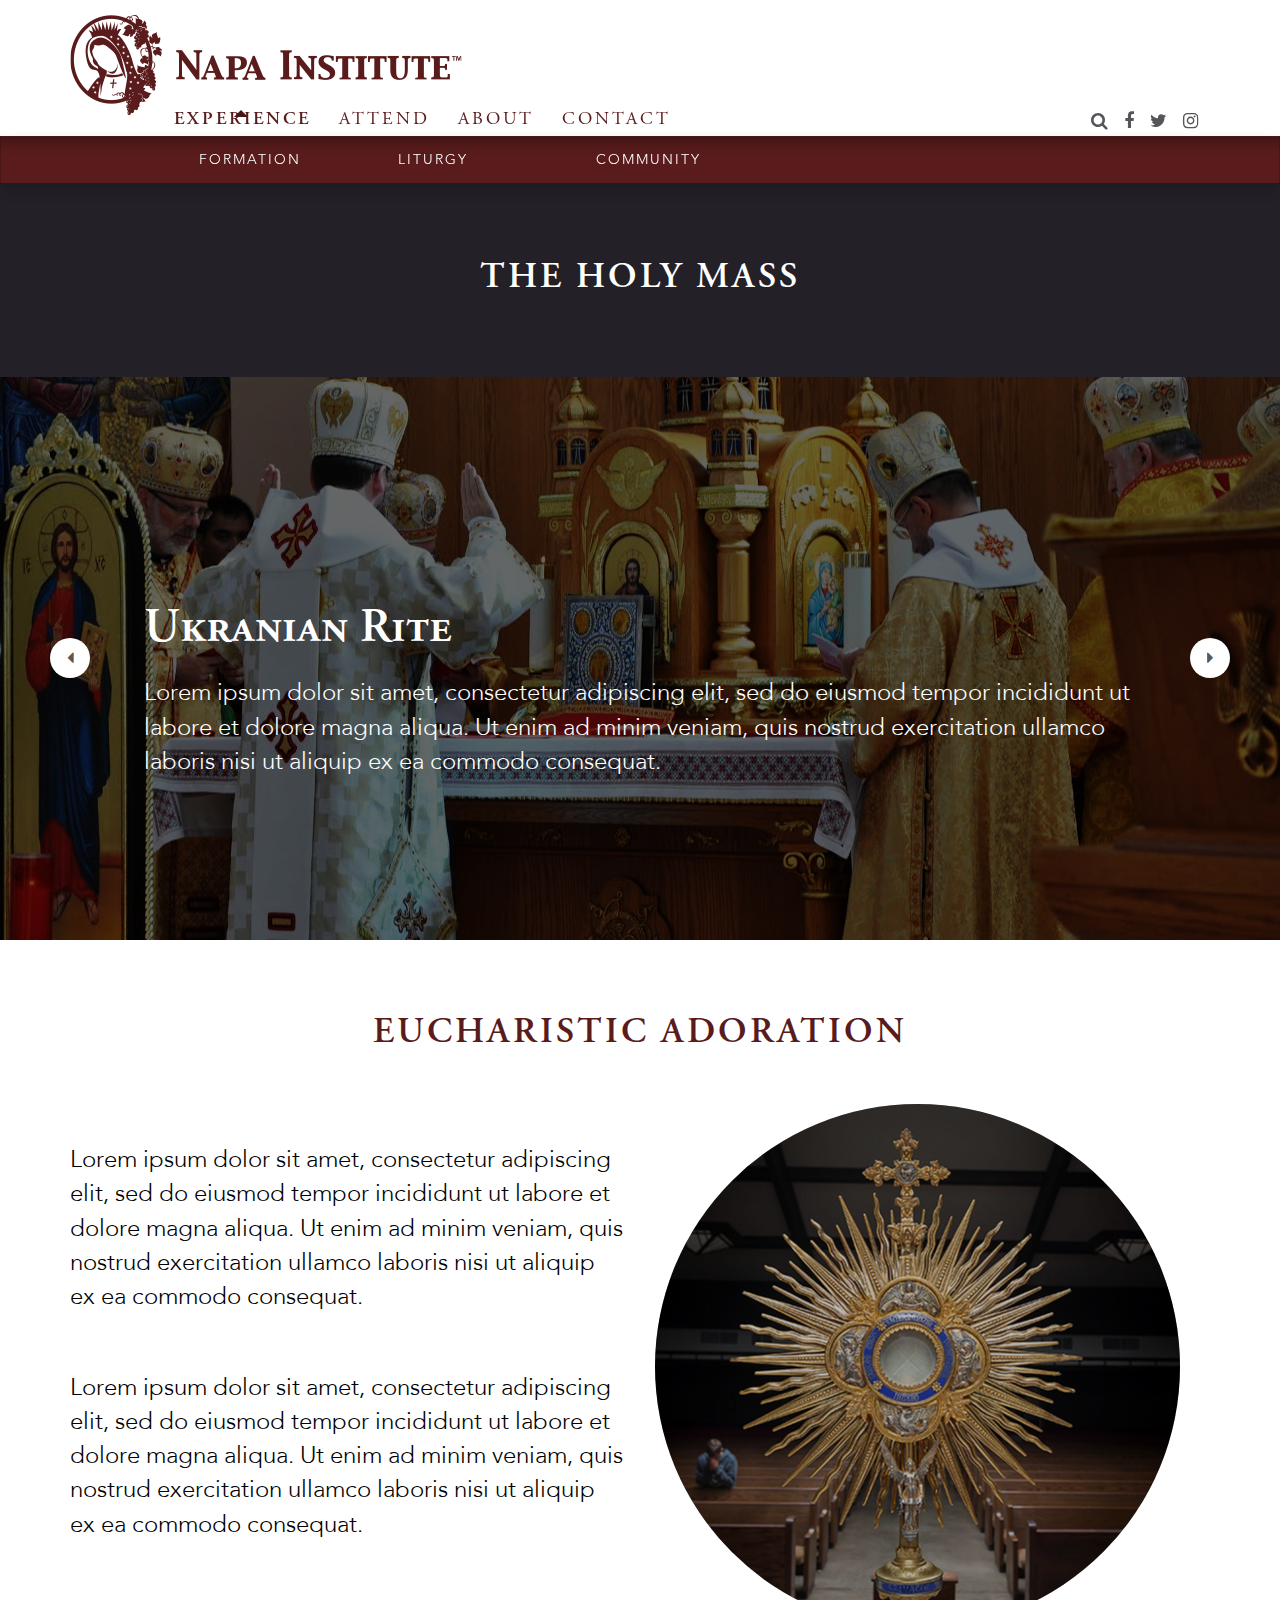
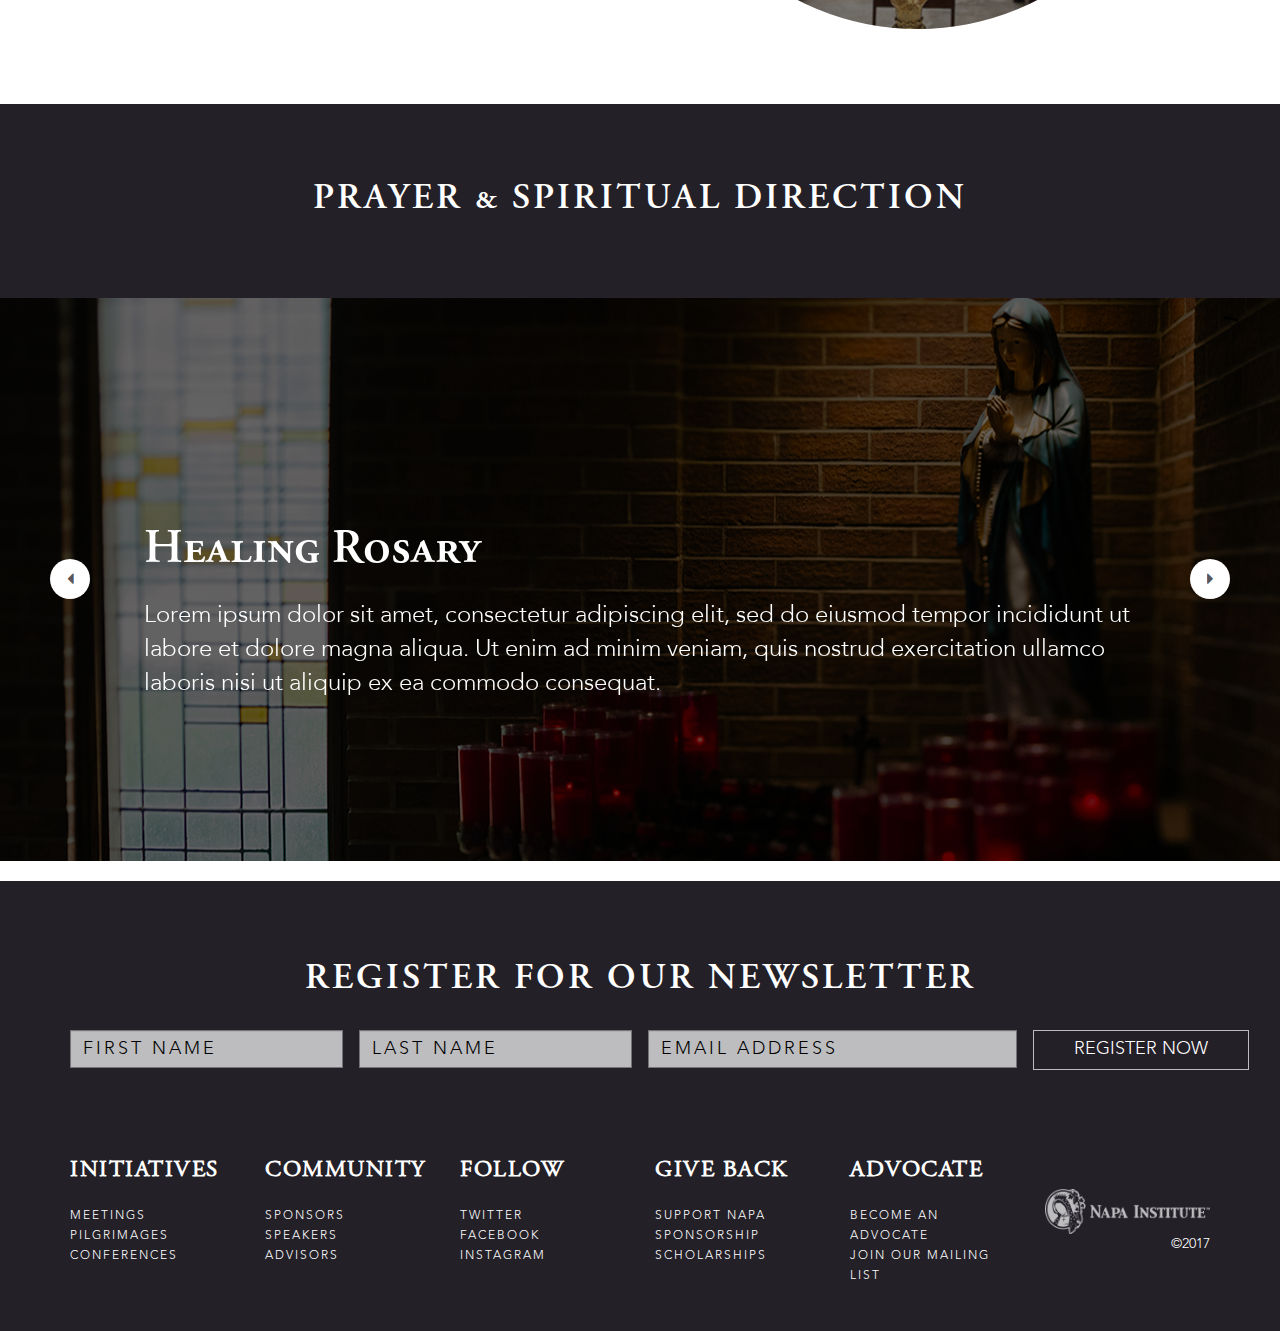
<file: liturgy.html>
<!DOCTYPE html>
<html>
<head>
	<meta charset="utf-8">
	<meta http-equiv="X-UA-Compatible" content="IE=edge">
	<meta name="viewport" content="width=device-width, initial-scale=1">
	<title>Napa Institute</title>
	<link rel="stylesheet" type="text/css" href="css/main.css">
	<link rel="stylesheet" type="text/css" href="css/responsive.css">
</head>
<body>
	<div class="wrapper about blog">
		<header class="header">
			<div class="navigation-wrap">
				<nav class="navbar navbar-default">
					<div class="container">
						<div class="logo-wrap">
							<a class="navbar-brand" href="#">
								<img src="img/logo.png" alt="logo">
							</a>
						</div>
						<!-- Brand and toggle get grouped for better mobile display -->


					</div><!-- /.container-fluid -->
					<div class="menu-wrap-inner">
						<div class="container">
							<div class="row">
								<div class="col-sm-9 col-md-7">

									<div class="navbar-header">
										<button type="button" class="navbar-toggle collapsed" data-toggle="collapse" data-target="#main-menu" aria-expanded="false">
											<span class="sr-only">Toggle navigation</span>
											<span class="icon-bar"></span>
											<span class="icon-bar"></span>
											<span class="icon-bar"></span>
										</button>
										<div class="hamburger-text visible-xs">Menu</div>

									</div>

									<!-- Collect the nav links, forms, and other content for toggling -->
									<div class="collapse navbar-collapse" id="main-menu">
										<ul class="nav navbar-nav">

											<li class="dropdown open"> 
												<a href="#" class="dropdown-toggle" data-toggle="dropdown" role="button" aria-haspopup="true" aria-expanded="false">EXPERIENCE </a>

												<ul class="dropdown-menu">
													<li><a href="#">formation</a></li>
													<li><a href="#">liturgy</a></li>
													<li><a href="#">community</a></li>
												</ul>
											</li>
											<li class="dropdown"> 
												<a href="#" class="dropdown-toggle" data-toggle="dropdown" role="button" aria-haspopup="true" aria-expanded="false">ATTEND </a>

												<ul class="dropdown-menu">
													<li><a href="#">Conferences</a></li>
													<li><a href="#">Symposiums</a></li>
													<li><a href="#">Pilgrimages</a></li>
													<li><a href="#">Local</a></li>

												</ul>
											</li>

											<li class="dropdown ">
												<a href="#" class="dropdown-toggle" data-toggle="dropdown" role="button" aria-haspopup="true" aria-expanded="false">ABOUT </a>

												<ul class="dropdown-menu">

													<li><a href="#">BOARD</a></li>
													<li><a href="#">STAFF</a></li>
													<li><a href="#">HISTORY</a></li>
												</ul>
											</li>
											<li class="dropdown ">
												<a href="#" class="dropdown-toggle" data-toggle="dropdown" role="button" aria-haspopup="true" aria-expanded="false">CONTACT </a>

												<ul class="dropdown-menu">

													<li><a href="#">Contact us </a></li>
													<li><a href="#">Support</a></li>
												</ul>
											</li>
										</ul>
										<div class="social-media visible-xs" id="mobile-social-media">
											<ul>
												<li><a href="#"><i class="fa fa-search"></i></a></li>
												<li><a href="#"><i class="fa fa-facebook"></i></a></li>
												<li><a href="#"><i class="fa fa-twitter"></i></a></li>
												<li><a href="#"><i class="fa fa-instagram"></i></a></li>
											</ul>
										</div>
									</div><!-- /.navbar-collapse -->
								</div> <!-- end col-sm-8 -->
								<div class="col-sm-3 col-md-5 hidden-xs">
									<div class="social-media" id="desktop-social-media ">
										<ul>
											<li><a href="#"><i class="fa fa-search"></i></a></li>
											<li><a href="#"><i class="fa fa-facebook"></i></a></li>
											<li><a href="#"><i class="fa fa-twitter"></i></a></li>
											<li><a href="#"><i class="fa fa-instagram"></i></a></li>
										</ul>
									</div>
								</div> <!-- end col-sm-4 -->
							</div>  <!-- end row -->
						</div>  <!-- end container -->	
					</div> <!-- end menu-wrap-inner -->
				</nav>
			</div>

		</header>
		<section class="liturgy-wrap section-margin">
			<div class="title-wrap">
				<h3>The holy mass</h3>
			</div>
			<div class="liturgy-slider-mainwrap" >
				<div class="slider-wrap" id="liturgy-one">
					<div>
						<div class="liturgy-slider-wrap" style="background: url(img/liturgy/banner-1.jpg) no-repeat 50% 50%;">
							<div class="liturgy-content">
								<div class="container">
									<div class="liturgy-wrap">
										<h3>Ukranian Rite</h3>
										<p>Lorem ipsum dolor sit amet, consectetur adipiscing elit, sed do eiusmod tempor incididunt ut labore et dolore magna aliqua. Ut enim ad minim veniam, quis nostrud exercitation ullamco laboris nisi ut aliquip ex ea commodo consequat.

										</p>

									</div>
								</div>
							</div>
						</div>
					</div>
					<div>
						<div class="liturgy-slider-wrap" style="background: url(img/liturgy/banner-2.jpg) no-repeat 50% 50%;">
							<div class="liturgy-content">
								<div class="container">
									<div class="liturgy-wrap">
										<h3> Ukranian Rite </h3>
										<p>Lorem ipsum dolor sit amet, consectetur adipiscing elit, sed do eiusmod tempor incididunt ut labore et dolore magna aliqua. Ut enim ad minim veniam, quis nostrud exercitation ullamco laboris nisi ut aliquip ex ea commodo consequat.</p>

									</div>
								</div>
							</div>
						</div>
					</div>

				</div>
			</div>
			
		</section> <!-- end section -->
		<section class="adoration-wrap">
			<div class="container">	
				<h2>eucharistic adoration</h2>
				<div class="row">
					<div class="col-sm-6">
						<div class="adoration-desc">
							<p>Lorem ipsum dolor sit amet, consectetur adipiscing elit, sed do eiusmod tempor incididunt ut labore et dolore magna aliqua. Ut enim ad minim veniam, quis nostrud exercitation ullamco laboris nisi ut aliquip ex ea commodo consequat.</p>
							<p>Lorem ipsum dolor sit amet, consectetur adipiscing elit, sed do eiusmod tempor incididunt ut labore et dolore magna aliqua. Ut enim ad minim veniam, quis nostrud exercitation ullamco laboris nisi ut aliquip ex ea commodo consequat.</p>	
						</div>
						
					</div>
					<div class="col-sm-6">
						<div class="round-img-wrap" style="background: url(img/liturgy/round.jpg) no-repeat center center;">
							
						</div>
					</div>
				</div>
			</div>	

		</section> <!-- end section -->
		<section class="liturgy-wrap">
			<div class="title-wrap">
				<h3>prayer & Spiritual Direction</h3>
			</div>
			<div class="liturgy-slider-mainwrap" >
				<div class="slider-wrap" id="liturgy-two">
					<div>
						<div class="liturgy-slider-wrap" style="background: url(img/liturgy/banner-bottom-1.jpg) no-repeat 50% 50%;">
							<div class="liturgy-content">
								<div class="container">
									<div class="liturgy-wrap">
										<h3>Healing Rosary</h3>
										<p>Lorem ipsum dolor sit amet, consectetur adipiscing elit, sed do eiusmod tempor incididunt ut labore et dolore magna aliqua. Ut enim ad minim veniam, quis nostrud exercitation ullamco laboris nisi ut aliquip ex ea commodo consequat.

										</p>

									</div>
								</div>
							</div>
						</div>
					</div>
					<div>
						<div class="liturgy-slider-wrap" style="background: url(img/liturgy/banner-2.jpg) no-repeat 50% 50%;">
							<div class="liturgy-content">
								<div class="container">
									<div class="liturgy-wrap">
										<h3> Healing Rosary </h3>
										<p>Lorem ipsum dolor sit amet, consectetur adipiscing elit, sed do eiusmod tempor incididunt ut labore et dolore magna aliqua. Ut enim ad minim veniam, quis nostrud exercitation ullamco laboris nisi ut aliquip ex ea commodo consequat.</p>

									</div>
								</div>
							</div>
						</div>
					</div>

				</div>
			</div>
			
		</section> <!-- end section -->

		<section class="registration-wrap">
			<div class="container">
				<h2>register for our newsletter</h2>
				<div class="form-wrap">
					<form>
						<div class="row">
							<div class="col-sm-3">
								<div class="form-group">
									<input type="text" name="fname" class="form-control" placeholder="First Name">
								</div>
							</div>
							<div class="col-sm-3">
								<div class="form-group">
									<input type="text" name="lname" class="form-control" placeholder="Last Name">
								</div>
							</div>
							<div class="col-sm-4">
								<div class="form-group">
									<input type="email" name="fname" class="form-control" placeholder="EMAIL ADDRESS">
								</div>
							</div>
							<div class="col-sm-2">
								<div class="submit-wrap">
									<input type="submit" name="submit" class="btn-submit" value="register now">
								</div>
							</div>
						</div>

					</form>
				</div>
			</div>
		</section>  <!-- end section -->


		<footer class="footer">
			<div class="container">
				<div class="row">
					<div class="col-xs-12  visible-xs">
						<div class="footer-widget">
							<div class="footer-logo">
								<a href="#"><img src="img/footer-logo.png" alt="footer logo"></a>
								<p>©2017</p>
							</div>

						</div>
					</div>
					<div class="col-sm-2">
						<div class="footer-widget">
							<h3>initiatives</h3>
							<ul>
								<li><a href="#">meetings</a></li>
								<li><a href="#">pilgrimages</a></li>
								<li><a href="#">conferences</a></li>
							</ul>
						</div>
					</div>
					<div class="col-sm-2">
						<div class="footer-widget">
							<h3>community</h3>
							<ul>
								<li><a href="#">sponsors</a></li>
								<li><a href="#">speakers</a></li>
								<li><a href="#">advisors</a></li>
							</ul>
						</div>
					</div>
					<div class="col-sm-2">
						<div class="footer-widget">
							<h3>follow</h3>
							<ul>
								<li><a href="#">twitter</a></li>
								<li><a href="#">facebook</a></li>
								<li><a href="#">instagram</a></li>
							</ul>
						</div>
					</div>
					<div class="col-sm-2">
						<div class="footer-widget">
							<h3>give back</h3>
							<ul>
								<li><a href="#">support napa</a></li>
								<li><a href="#">sponsorship</a></li>
								<li><a href="#">scholarships</a></li>
							</ul>
						</div>
					</div>
					<div class="col-sm-2">
						<div class="footer-widget">
							<h3>advocate</h3>
							<ul>
								<li><a href="#">become an advocate</a></li>
								<li><a href="#">join our mailing list</a></li>

							</ul>
						</div>
					</div>
					<div class="col-sm-2 hidden-xs">
						<div class="footer-widget">
							<div class="footer-logo">
								<a href="#"><img src="img/footer-logo.png" alt="footer logo"></a>
								<p>©2017</p>
							</div>

						</div>
					</div>
				</div>
			</div>
		</footer> <!-- end footer -->
	</div>

	<script type="text/javascript" src="js/jquery-1.11.2.min.js"></script>
	<script type="text/javascript" src="js/bootstrap.min.js"></script>
	<script type="text/javascript" src="js/slick.js"></script>
	<script type="text/javascript" src="js/script.js"></script>
</body>
</html>
</file>
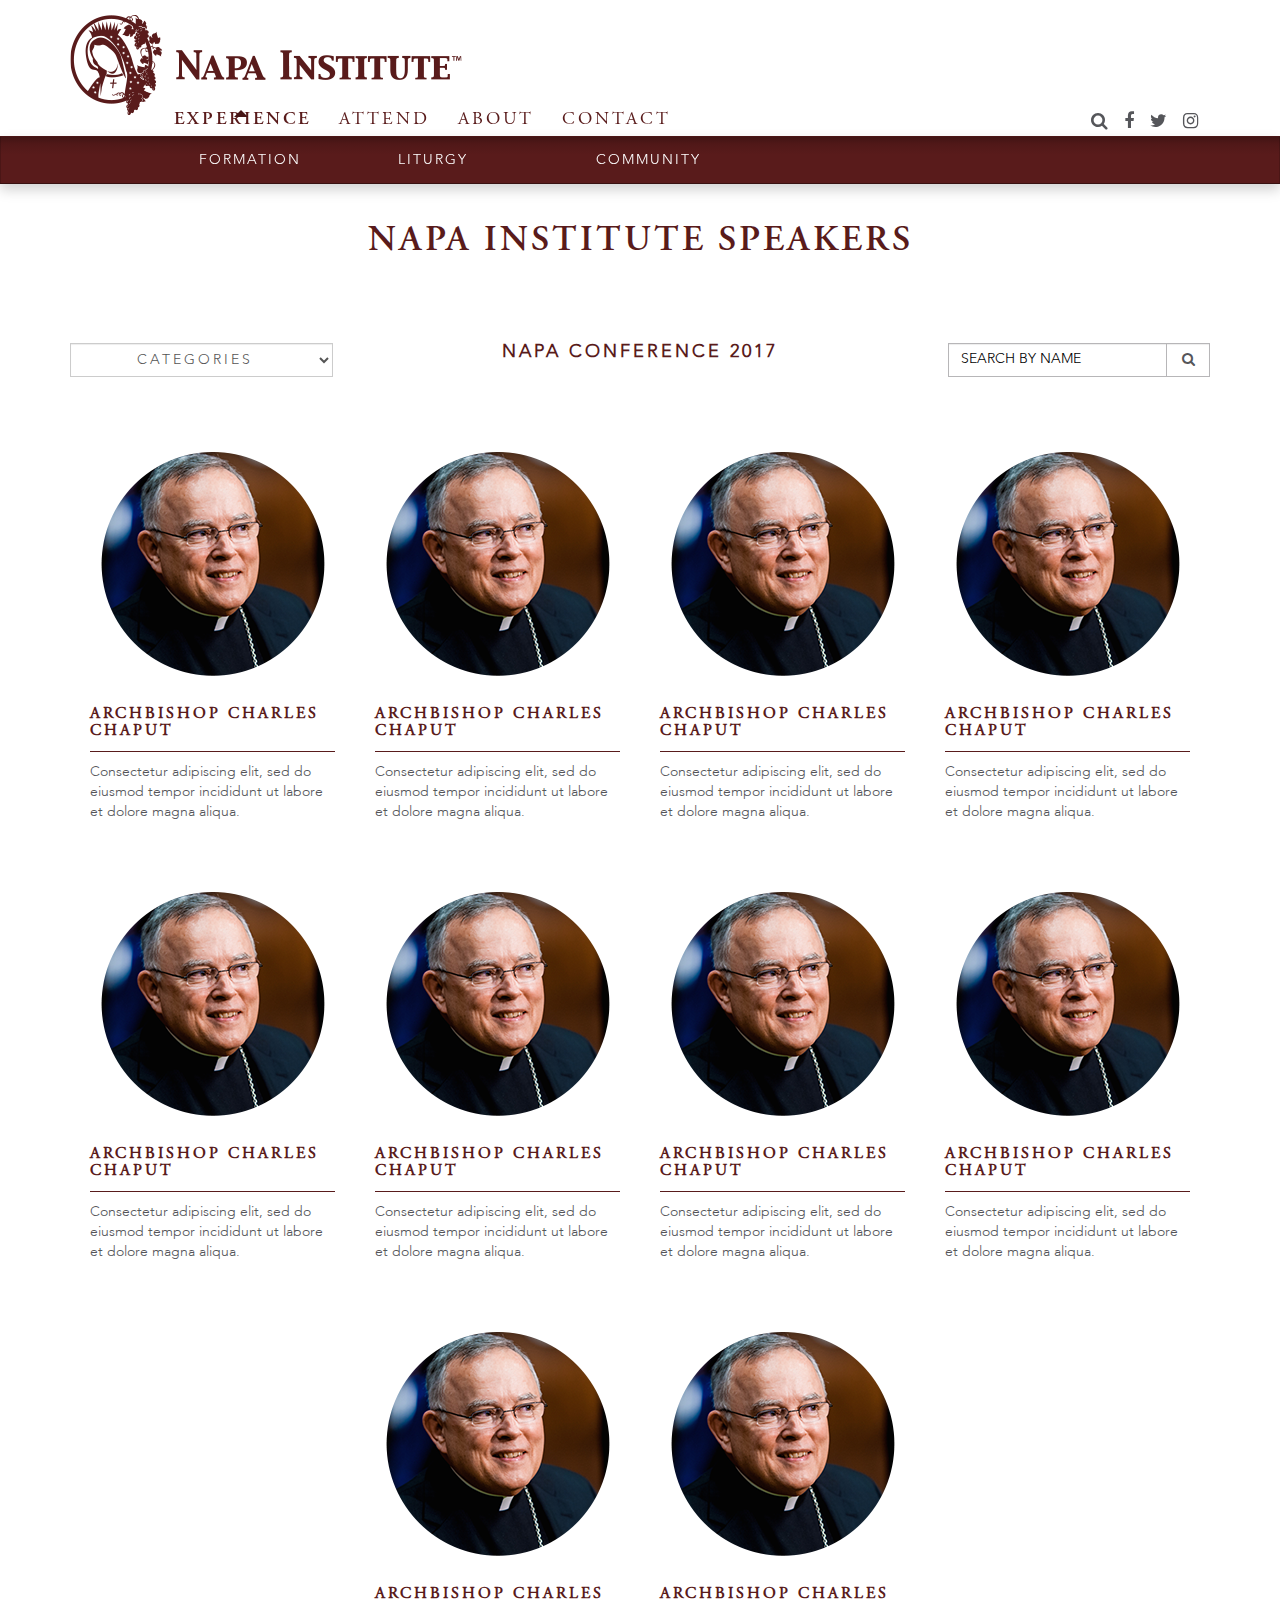
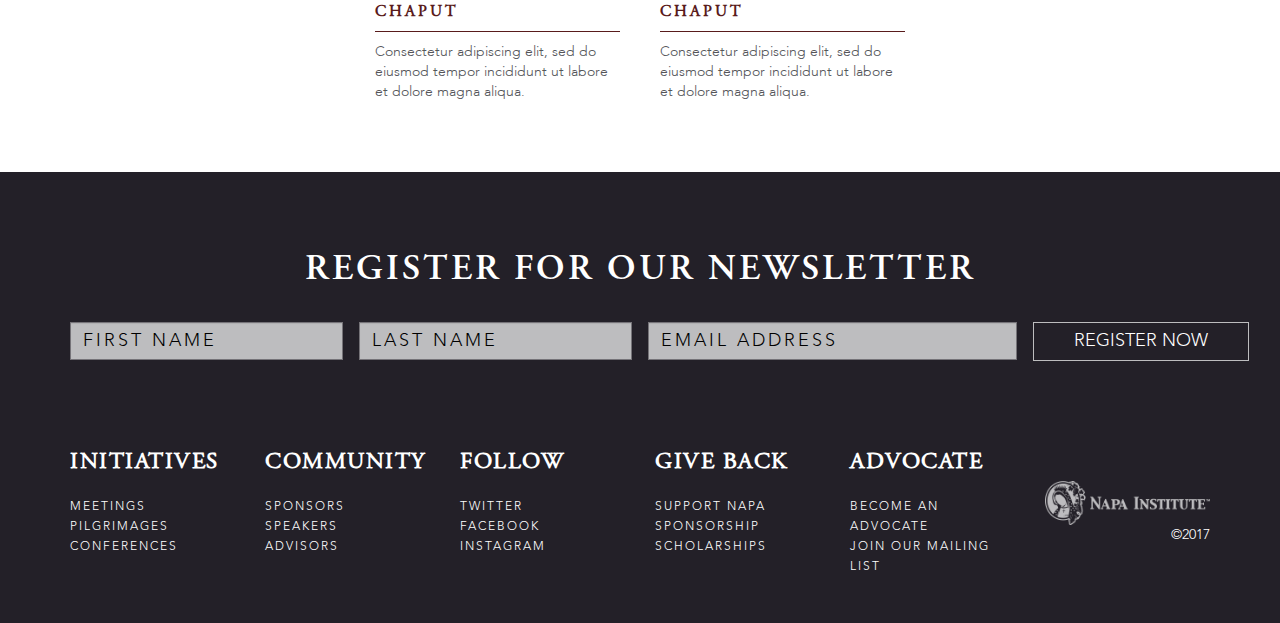
<file: speaker.html>
<!DOCTYPE html>
<html>
<head>
	<meta charset="utf-8">
	<meta http-equiv="X-UA-Compatible" content="IE=edge">
	<meta name="viewport" content="width=device-width, initial-scale=1">
	<title>Napa Institute</title>
	<link rel="stylesheet" type="text/css" href="css/main.css">
	<link rel="stylesheet" type="text/css" href="css/responsive.css">
</head>
<body>
	<div class="wrapper blog speaker about">
		<header class="header">
			<div class="navigation-wrap">
				<nav class="navbar navbar-default">
					<div class="container">
						<div class="logo-wrap">
							<a class="navbar-brand" href="#">
								<img src="img/logo.png" alt="logo">
							</a>
						</div>
						<!-- Brand and toggle get grouped for better mobile display -->


					</div><!-- /.container-fluid -->
					<div class="menu-wrap-inner">
						<div class="container">
							<div class="row">
								<div class="col-sm-9 col-md-7">

									<div class="navbar-header">
										<button type="button" class="navbar-toggle collapsed" data-toggle="collapse" data-target="#main-menu" aria-expanded="false">
											<span class="sr-only">Toggle navigation</span>
											<span class="icon-bar"></span>
											<span class="icon-bar"></span>
											<span class="icon-bar"></span>
										</button>
										<div class="hamburger-text visible-xs">Menu</div>

									</div>

									<!-- Collect the nav links, forms, and other content for toggling -->
									<div class="collapse navbar-collapse" id="main-menu">
										<ul class="nav navbar-nav">

											<li class="dropdown open"> 
												<a href="#" class="dropdown-toggle" data-toggle="dropdown" role="button" aria-haspopup="true" aria-expanded="false">EXPERIENCE </a>

												<ul class="dropdown-menu">
													<li><a href="#">formation</a></li>
													<li><a href="#">liturgy</a></li>
													<li><a href="#">community</a></li>
												</ul>
											</li>
											<li class="dropdown"> 
												<a href="#" class="dropdown-toggle" data-toggle="dropdown" role="button" aria-haspopup="true" aria-expanded="false">ATTEND </a>

												<ul class="dropdown-menu">
													<li><a href="#">Conferences</a></li>
													<li><a href="#">Symposiums</a></li>
													<li><a href="#">Pilgrimages</a></li>
													<li><a href="#">Local</a></li>

												</ul>
											</li>

											<li class="dropdown ">
												<a href="#" class="dropdown-toggle" data-toggle="dropdown" role="button" aria-haspopup="true" aria-expanded="false">ABOUT </a>

												<ul class="dropdown-menu">

													<li><a href="#">BOARD</a></li>
													<li><a href="#">STAFF</a></li>
													<li><a href="#">HISTORY</a></li>
												</ul>
											</li>
											<li class="dropdown ">
												<a href="#" class="dropdown-toggle" data-toggle="dropdown" role="button" aria-haspopup="true" aria-expanded="false">CONTACT </a>

												<ul class="dropdown-menu">

													<li><a href="#">Contact us </a></li>
													<li><a href="#">Support</a></li>
												</ul>
											</li>


										</ul>
										<div class="social-media visible-xs" id="mobile-social-media">
											<ul>
												<li><a href="#"><i class="fa fa-search"></i></a></li>
												<li><a href="#"><i class="fa fa-facebook"></i></a></li>
												<li><a href="#"><i class="fa fa-twitter"></i></a></li>
												<li><a href="#"><i class="fa fa-instagram"></i></a></li>
											</ul>
										</div>
									</div><!-- /.navbar-collapse -->
								</div> <!-- end col-sm-8 -->
								<div class="col-sm-3 col-md-5 hidden-xs">
									<div class="social-media" id="desktop-social-media ">
										<ul>
											<li><a href="#"><i class="fa fa-search"></i></a></li>
											<li><a href="#"><i class="fa fa-facebook"></i></a></li>
											<li><a href="#"><i class="fa fa-twitter"></i></a></li>
											<li><a href="#"><i class="fa fa-instagram"></i></a></li>
										</ul>
									</div>
								</div> <!-- end col-sm-4 -->
							</div>  <!-- end row -->
						</div>  <!-- end container -->	
					</div> <!-- end menu-wrap-inner -->
				</nav>
			</div>

		</header>
		<section class="speaker-main-wrap section-margin">
			<div class="container">
				<h2 class="title">napa INSTITUTE speakers</h2>
				<div class="recent-entries">
					<div class="row">
						<div class="col-xs-12 visible-xs">
							<h3>napa conference 2017</h3>
						</div>
						<div class="col-sm-4 col-md-3">
							<div class="category-list">
								<select class="form-control" id="category" name="categroy">
									<option value="0">categories</option>
									<option value="News">News</option>
									<option value="News">News one</option>
									<option value="News">News Two</option>
									<option value="News">News Three</option>
								</select>
							</div>
						</div>
						<div class="col-sm-4 col-md-6 hidden-xs">
							<h3>napa conference 2017</h3>
						</div>
						<div class="col-sm-4 col-md-3">
							<div class="search-outer">
								<div class="form-group">
									<input type="text" class="form-control" name="search" placeholder="search by name">
									<button type="subumit"><i class="fa fa-search"></i></button>
								</div>
							</div>
						</div>
					</div>
				</div>
				<div class="speaker-list">
					<ul>
						<li>
							<div class="speakers-box">
								<div class="speakers-img">
									<a href="#"><img src="img/speaker/person.png" alt="speaker"></a>
								</div>
								<div class="speakers-content">
									<h3><a href="#">archbishop charles chaput</a></h3>
									<p>Consectetur adipiscing elit, sed do eiusmod tempor incididunt ut labore et dolore magna aliqua.</p>
								</div>
							</div>
						</li>
						<li>
							<div class="speakers-box">
								<div class="speakers-img">
									<a href="#"><img src="img/speaker/person.png" alt="speaker"></a>
								</div>
								<div class="speakers-content">
									<h3><a href="#">archbishop charles chaput</a></h3>
									<p>Consectetur adipiscing elit, sed do eiusmod tempor incididunt ut labore et dolore magna aliqua.</p>
								</div>
							</div>
						</li>
						<li>
							<div class="speakers-box">
								<div class="speakers-img">
									<a href="#"><img src="img/speaker/person.png" alt="speaker"></a>
								</div>
								<div class="speakers-content">
									<h3><a href="#">archbishop charles chaput</a></h3>
									<p>Consectetur adipiscing elit, sed do eiusmod tempor incididunt ut labore et dolore magna aliqua.</p>
								</div>
							</div>
						</li>
						<li>
							<div class="speakers-box">
								<div class="speakers-img">
									<a href="#"><img src="img/speaker/person.png" alt="speaker"></a>
								</div>
								<div class="speakers-content">
									<h3><a href="#">archbishop charles chaput</a></h3>
									<p>Consectetur adipiscing elit, sed do eiusmod tempor incididunt ut labore et dolore magna aliqua.</p>
								</div>
							</div>
						</li>
						<li>
							<div class="speakers-box">
								<div class="speakers-img">
									<a href="#"><img src="img/speaker/person.png" alt="speaker"></a>
								</div>
								<div class="speakers-content">
									<h3><a href="#">archbishop charles chaput</a></h3>
									<p>Consectetur adipiscing elit, sed do eiusmod tempor incididunt ut labore et dolore magna aliqua.</p>
								</div>
							</div>
						</li>
						<li>
							<div class="speakers-box">
								<div class="speakers-img">
									<a href="#"><img src="img/speaker/person.png" alt="speaker"></a>
								</div>
								<div class="speakers-content">
									<h3><a href="#">archbishop charles chaput</a></h3>
									<p>Consectetur adipiscing elit, sed do eiusmod tempor incididunt ut labore et dolore magna aliqua.</p>
								</div>
							</div>
						</li>
						<li>
							<div class="speakers-box">
								<div class="speakers-img">
									<a href="#"><img src="img/speaker/person.png" alt="speaker"></a>
								</div>
								<div class="speakers-content">
									<h3><a href="#">archbishop charles chaput</a></h3>
									<p>Consectetur adipiscing elit, sed do eiusmod tempor incididunt ut labore et dolore magna aliqua.</p>
								</div>
							</div>
						</li>
						<li>
							<div class="speakers-box">
								<div class="speakers-img">
									<a href="#"><img src="img/speaker/person.png" alt="speaker"></a>
								</div>
								<div class="speakers-content">
									<h3><a href="#">archbishop charles chaput</a></h3>
									<p>Consectetur adipiscing elit, sed do eiusmod tempor incididunt ut labore et dolore magna aliqua.</p>
								</div>
							</div>
						</li>
						<li>
							<div class="speakers-box">
								<div class="speakers-img">
									<a href="#"><img src="img/speaker/person.png" alt="speaker"></a>
								</div>
								<div class="speakers-content">
									<h3><a href="#">archbishop charles chaput</a></h3>
									<p>Consectetur adipiscing elit, sed do eiusmod tempor incididunt ut labore et dolore magna aliqua.</p>
								</div>
							</div>
						</li>
						<li>
							<div class="speakers-box">
								<div class="speakers-img">
									<a href="#"><img src="img/speaker/person.png" alt="speaker"></a>
								</div>
								<div class="speakers-content">
									<h3><a href="#">archbishop charles chaput</a></h3>
									<p>Consectetur adipiscing elit, sed do eiusmod tempor incididunt ut labore et dolore magna aliqua.</p>
								</div>
							</div>
						</li>


					</ul>
				</div>
			</div>

		</section> <!-- end section -->

		<section class="registration-wrap">
			<div class="container">
				<h2>register for our newsletter</h2>
				<div class="form-wrap">
					<form>
						<div class="row">
							<div class="col-sm-3">
								<div class="form-group">
									<input type="text" name="fname" class="form-control" placeholder="First Name">
								</div>
							</div>
							<div class="col-sm-3">
								<div class="form-group">
									<input type="text" name="lname" class="form-control" placeholder="Last Name">
								</div>
							</div>
							<div class="col-sm-4">
								<div class="form-group">
									<input type="email" name="fname" class="form-control" placeholder="EMAIL ADDRESS">
								</div>
							</div>
							<div class="col-sm-2">
								<div class="submit-wrap">
									<input type="submit" name="submit" class="btn-submit" value="register now">
								</div>
							</div>
						</div>

					</form>
				</div>
			</div>
		</section>  <!-- end section -->


		<footer class="footer">
			<div class="container">
				<div class="row">
					<div class="col-xs-12  visible-xs">
						<div class="footer-widget">
							<div class="footer-logo">
								<a href="#"><img src="img/footer-logo.png" alt="footer logo"></a>
								<p>©2017</p>
							</div>

						</div>
					</div>
					<div class="col-sm-2">
						<div class="footer-widget">
							<h3>initiatives</h3>
							<ul>
								<li><a href="#">meetings</a></li>
								<li><a href="#">pilgrimages</a></li>
								<li><a href="#">conferences</a></li>
							</ul>
						</div>
					</div>
					<div class="col-sm-2">
						<div class="footer-widget">
							<h3>community</h3>
							<ul>
								<li><a href="#">sponsors</a></li>
								<li><a href="#">speakers</a></li>
								<li><a href="#">advisors</a></li>
							</ul>
						</div>
					</div>
					<div class="col-sm-2">
						<div class="footer-widget">
							<h3>follow</h3>
							<ul>
								<li><a href="#">twitter</a></li>
								<li><a href="#">facebook</a></li>
								<li><a href="#">instagram</a></li>
							</ul>
						</div>
					</div>
					<div class="col-sm-2">
						<div class="footer-widget">
							<h3>give back</h3>
							<ul>
								<li><a href="#">support napa</a></li>
								<li><a href="#">sponsorship</a></li>
								<li><a href="#">scholarships</a></li>
							</ul>
						</div>
					</div>
					<div class="col-sm-2">
						<div class="footer-widget">
							<h3>advocate</h3>
							<ul>
								<li><a href="#">become an advocate</a></li>
								<li><a href="#">join our mailing list</a></li>

							</ul>
						</div>
					</div>
					<div class="col-sm-2 hidden-xs">
						<div class="footer-widget">
							<div class="footer-logo">
								<a href="#"><img src="img/footer-logo.png" alt="footer logo"></a>
								<p>©2017</p>
							</div>

						</div>
					</div>
				</div>
			</div>
		</footer> <!-- end footer -->
	</div>

	<script type="text/javascript" src="js/jquery-1.11.2.min.js"></script>
	<script type="text/javascript" src="js/bootstrap.min.js"></script>
	<script type="text/javascript" src="js/slick.js"></script>
	<script type="text/javascript" src="js/script.js"></script>
</body>
</html>
</file>
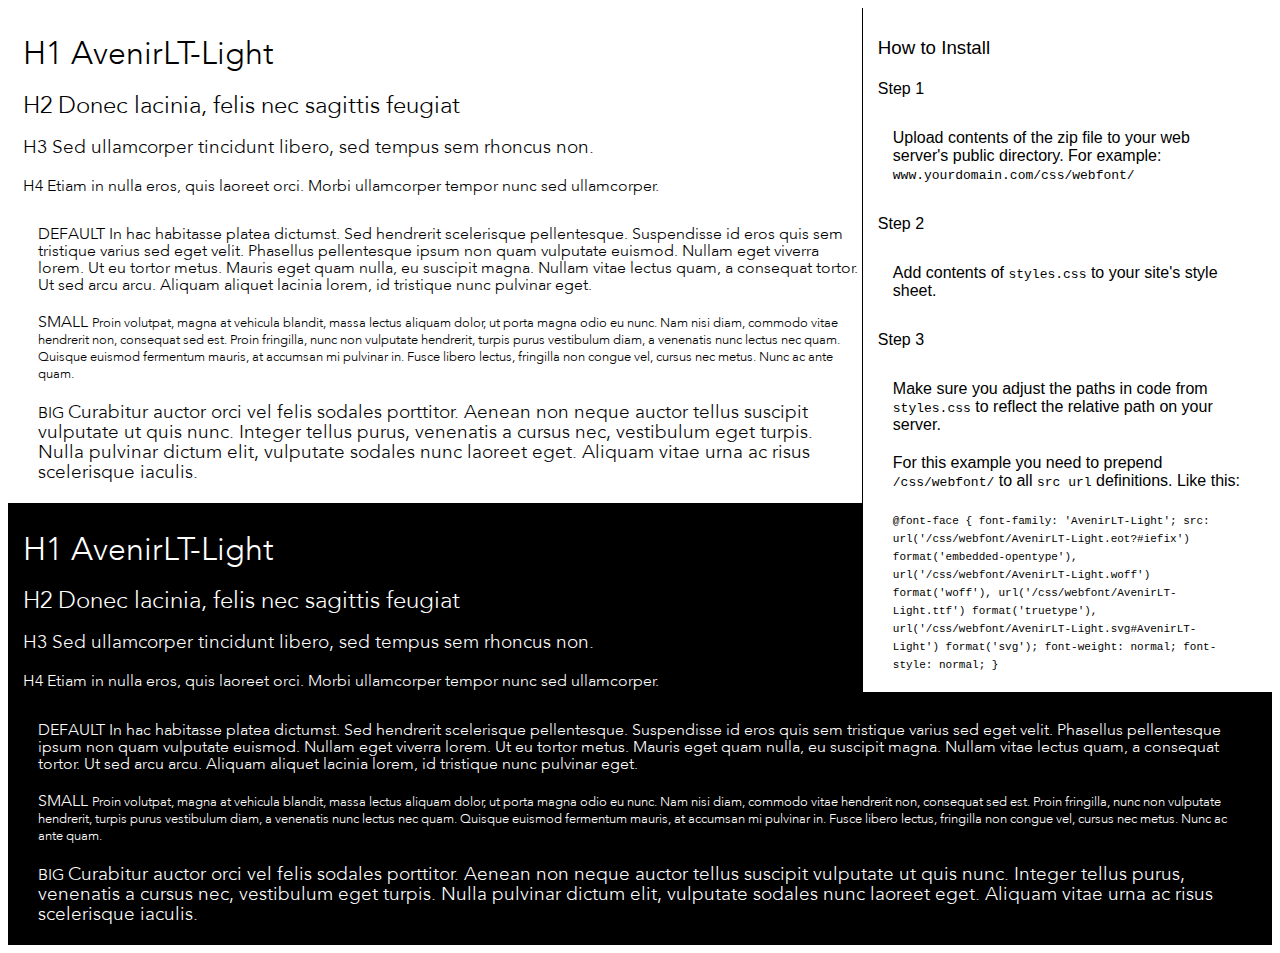
<file: fonts/preview.html>
<!DOCTYPE html>
<html>
<head>
<title>
AvenirLT-Light
 - Web font preview
</title>
<style type='text/css'>

@font-face {
  font-family: 'AvenirLT-Light';
  src: url('AvenirLT-Light.eot?#iefix') format('embedded-opentype'),  url('AvenirLT-Light.woff') format('woff'), url('AvenirLT-Light.ttf')  format('truetype'), url('AvenirLT-Light.svg#AvenirLT-Light') format('svg');
  font-weight: normal;
  font-style: normal;
}

body { font-family: 'AvenirLT-Light' !important; }
h1, h2, h3, h4 { font-weight: normal; }
.reg { color:black; background:white; }
.inverse { color:white; background:black; }
div { padding: 10px 15px; }
.right { background:white; width:30%; float: right; font-family: sans-serif; border: 1px solid black; border-width: 0 0 1px 1px;}
</style>
</head>
<body>
<div class='right'>
<h3>How to Install</h3>
<h4>Step 1</h4>
<div>
Upload contents of the zip file to your web server's public directory. For example:
<code>www.yourdomain.com/css/webfont/</code>
</div>
<h4>Step 2</h4>
<div>
Add contents of
<code>styles.css</code>
to your site's style sheet.
</div>
<h4>Step 3</h4>
<div>
Make sure you adjust the paths in code from
<code>styles.css</code>
to reflect the relative path on your server.
</div>
<div>
For this example you need to prepend
<code>/css/webfont/</code>
to all
<code>src url</code>
definitions. Like this:
</div>
<div>
<code style='font-size:11px;'>@font-face {
  font-family: 'AvenirLT-Light';
  src: url('/css/webfont/AvenirLT-Light.eot?#iefix') format('embedded-opentype'),  url('/css/webfont/AvenirLT-Light.woff') format('woff'), url('/css/webfont/AvenirLT-Light.ttf')  format('truetype'), url('/css/webfont/AvenirLT-Light.svg#AvenirLT-Light') format('svg');
  font-weight: normal;
  font-style: normal;
}</code>
</div>
</div>
<div class='reg'>
<h1>
H1
AvenirLT-Light
</h1>
<h2>
H2
Donec lacinia, felis nec sagittis feugiat
</h2>
<h3>
H3
Sed ullamcorper tincidunt libero, sed tempus sem rhoncus non.
</h3>
<h4>
H4
Etiam in nulla eros, quis laoreet orci. Morbi ullamcorper tempor nunc sed ullamcorper.
</h4>
<div>
DEFAULT
In hac habitasse platea dictumst. Sed hendrerit scelerisque pellentesque. Suspendisse id eros quis sem tristique varius sed eget velit. Phasellus pellentesque ipsum non quam vulputate euismod. Nullam eget viverra lorem. Ut eu tortor metus. Mauris eget quam nulla, eu suscipit magna. Nullam vitae lectus quam, a consequat tortor. Ut sed arcu arcu. Aliquam aliquet lacinia lorem, id tristique nunc pulvinar eget.
</div>
<div>
SMALL
<small>
Proin volutpat, magna at vehicula blandit, massa lectus aliquam dolor, ut porta magna odio eu nunc. Nam nisi diam, commodo vitae hendrerit non, consequat sed est. Proin fringilla, nunc non vulputate hendrerit, turpis purus vestibulum diam, a venenatis nunc lectus nec quam. Quisque euismod fermentum mauris, at accumsan mi pulvinar in. Fusce libero lectus, fringilla non congue vel, cursus nec metus. Nunc ac ante quam.
</small>
</div>
<div>
BIG
<big>
Curabitur auctor orci vel felis sodales porttitor. Aenean non neque auctor tellus suscipit vulputate ut quis nunc. Integer tellus purus, venenatis a cursus nec, vestibulum eget turpis. Nulla pulvinar dictum elit, vulputate sodales nunc laoreet eget. Aliquam vitae urna ac risus scelerisque iaculis.
</big>
</div>

</div>
<div class='inverse'>
<h1>
H1
AvenirLT-Light
</h1>
<h2>
H2
Donec lacinia, felis nec sagittis feugiat
</h2>
<h3>
H3
Sed ullamcorper tincidunt libero, sed tempus sem rhoncus non.
</h3>
<h4>
H4
Etiam in nulla eros, quis laoreet orci. Morbi ullamcorper tempor nunc sed ullamcorper.
</h4>
<div>
DEFAULT
In hac habitasse platea dictumst. Sed hendrerit scelerisque pellentesque. Suspendisse id eros quis sem tristique varius sed eget velit. Phasellus pellentesque ipsum non quam vulputate euismod. Nullam eget viverra lorem. Ut eu tortor metus. Mauris eget quam nulla, eu suscipit magna. Nullam vitae lectus quam, a consequat tortor. Ut sed arcu arcu. Aliquam aliquet lacinia lorem, id tristique nunc pulvinar eget.
</div>
<div>
SMALL
<small>
Proin volutpat, magna at vehicula blandit, massa lectus aliquam dolor, ut porta magna odio eu nunc. Nam nisi diam, commodo vitae hendrerit non, consequat sed est. Proin fringilla, nunc non vulputate hendrerit, turpis purus vestibulum diam, a venenatis nunc lectus nec quam. Quisque euismod fermentum mauris, at accumsan mi pulvinar in. Fusce libero lectus, fringilla non congue vel, cursus nec metus. Nunc ac ante quam.
</small>
</div>
<div>
BIG
<big>
Curabitur auctor orci vel felis sodales porttitor. Aenean non neque auctor tellus suscipit vulputate ut quis nunc. Integer tellus purus, venenatis a cursus nec, vestibulum eget turpis. Nulla pulvinar dictum elit, vulputate sodales nunc laoreet eget. Aliquam vitae urna ac risus scelerisque iaculis.
</big>
</div>

</div>
</body>
</html>
</file>
<file: css/responsive.css>
@media (min-width: 1400px) and (max-width: 1600px){

}

@media only screen and (max-width:1300px){

}
@media only screen and (max-width:1250px){
	.navigation-wrap .navbar-default .navbar-nav>li>a{
		padding: 0px 14px 0px 0px;
		font-size: 14px;
	}
}
@media only screen and (max-width:1200px){
	.navigation-wrap .navbar-default .navbar-nav>li>a{
		padding: 0px 14px 0px 0px;
		font-size: 14px;
	}
	.navigation-wrap .menu-wrap-inner{
		width: 86%;
		left: 9.5%;
	}
	.banner-round-box{
		top: 10%;
		width: 700px;
		height: 700px;
	}
	.banner-round-box:before{
		width: 690px;
		height: 670px;
	}
	.event-wrap .event-content .btn-register{
		width: 70%;
	}
	.wrapper.conference-single  .register-btn-wrap .btn-register{
		width: 70%;
	}
	.wrapper.about .btn-submit, .wrapper.contact .btn-submit{
		width: 100%;
		padding: 6px 15px;
		font-size: 16px;
	}
	.wrapper.about .registration-wrap .container, 
	.wrapper.contact .registration-wrap .container{
		padding: 0 4px;

	}
	.wrapper.about .registration-wrap .row , 
	.wrapper.contact .registration-wrap .row{
		margin: 0 -4px;

	}
	.wrapper.about .registration-wrap .row [class*='col-'], 
	.wrapper.contact .registration-wrap .row [class*='col-']{
		padding: 0 4px;

	}
	.adoration-wrap .round-img-wrap{
		width: 370px;
		height: 370px;
		margin: 10px auto;
	}
	.liturgy-wrap .title-wrap{
		padding: 50px 0;
	}
}

@media only screen and (max-width:992px){
	.banner-round-box{
		width: 600px;
		height: 600px;
		top: 10%;
		padding: 18% 24% 20% 10%;
	}
	.banner-round-box:before{
		width: 590px;
		height: 568px;
	}
	.banner-round-box h2{
		font-size: 30px;
	}
	.banner-round-box p{
		font-size: 25px;
	}
	.btn-register{
		width: 80%;
		font-size: 18px;
	}
	.footer .footer-widget h3{
		font-size: 15px;
	}
	.event-wrap .event-content .btn-register{
		width: 80%;
	}
	.single-description .single-desc-inner h3{
		font-size: 30px;
	}
	.single-description .single-desc-inner p{
		font-size: 16px;
	}
	.wrapper.about .btn-submit, .wrapper.contact .btn-submit{
		padding: 6px 12px;
		width: 	100%;
	}
	.wrapper.about .about-wrap,
	.board-member-wrap,
	.history-wrap,
	.wrapper.about .registration-wrap, 
	.wrapper.contact .registration-wrap{
		padding: 50px 0;
	}
	.mission-content,
	.history-wrap .history-desc p{
		font-size: 18px;
	}
	.about-wrap h2,
	.history-wrap h2,
	.board-member-wrap h2,
	.wrapper.about .registration-wrap h2,
	.wrapper.contact .registration-wrap h2,
	.liturgy-wrap .title-wrap h3{
		font-size: 3rem;
		letter-spacing: 2px;
		line-height: 1.137;
		font-weight: 700;
		text-transform: uppercase;

	}
	.history-timeline .timeline-centered .timeline-item:last-child{
		display: block;
	}
	


}




@media only screen and (min-width:768px){

}




@media only screen and (max-width:767px){
	.navbar-toggle .icon-bar {
		width: 35px;
		height: 4px;
		transition: all 0.2s;
		-moz-transition: all 0.2s;
		-ms-transition: all 0.2s;
		-o-transition: all 0.2s;
		-webkit-transition: all 0.2s;
		background: #fff;
	}
	.navbar-default .navbar-toggle .icon-bar {
		background-color: #591b1b;
	}
	.navbar .navbar-toggle {
		border: none;
		padding: 0;
		margin: 0px 0px 10px 5%;
		box-shadow: none;
		float: none;
	}
	.navbar-default .navbar-toggle:focus, .navbar-default .navbar-toggle:hover {
		background: transparent;
	}
	.navbar-toggle.collapsed .icon-bar:nth-child(2) {
		transform: rotate(0);
		-moz-ransform: rotate(0);
		-ms-transform: rotate(0);
		-o-transform: rotate(0);
		-webkit-transform: rotate(0);
	}
	.navbar-toggle .icon-bar:nth-child(2) {
		transform: rotate(45deg);
		-moz-transform: rotate(45deg);
		-ms-transform: rotate(45deg);
		-o-transform: rotate(45deg);
		-webkit-transform: rotate(45deg);
		transform-origin: 10% 90%;
		-moz-transform-origin: 10% 90%;
		-ms-transform-origin: 10% 90%;
		-o-transform-origin: 10% 90%;
		-webkit-transform-origin: 10% 90%;
	}
	.navbar-toggle.collapsed .icon-bar:nth-child(3) {
		opacity: 1;
	}
	.navbar-toggle .icon-bar:nth-child(3) {
		opacity: 0;
	}
	.navbar-toggle.collapsed .icon-bar:nth-child(4) {
		transform: rotate(0);
		-moz-ransform: rotate(0);
		-ms-transform: rotate(0);
		-o-transform: rotate(0);
		-webkit-transform: rotate(0);
	}
	.navbar-toggle .icon-bar:nth-child(4) {
		transform: rotate(-45deg);
		-moz-transform: rotate(-45deg);
		-ms-transform: rotate(-45deg);
		-o-transform: rotate(-45deg);
		-webkit-transform: rotate(-45deg);
		transform-origin: 25% 90%;
		-moz-transform-origin: 25% 90%;
		-ms-transform-origin: 25% 90%;
		-o-transform-origin: 25% 90%;
		-webkit-transform-origin: 25% 90%;
	}
	.navbar-toggle {
		margin-top: 20px;
		margin-right: 0;
	}
	.navbar-default .navbar-collapse {
		margin-top: 0;
		border-top-width: 0px;
		background-color: #591b1b;
		padding: 0px 30px;
	}
	.menu-wrap-inner .row [class*='col-']{
		padding: 0;
	}
	.navigation-wrap .navbar-default .navbar-nav {
		padding: 0;
	}
	.navigation-wrap .navbar-default .navbar-nav>li:hover .dropdown-menu, .navigation-wrap .navbar-default .navbar-nav>li:active .dropdown-menu, .navigation-wrap .navbar-default .navbar-nav>li:focus .dropdown-menu {
		animation: none;
	}
	.banner-round-box{
		width: 400px;
		height: 400px;
		top: -5%;
		padding: 12% 23% 20% 8%;
	}
	.banner-round-box:before{
		width: 390px;
		height: 383px;
		top: 9px;
		left: 13px;
	}
	.banner-round-box h2{
		font-size: 16px;
	}
	.banner-round-box p{
		font-size: 16px;
	}
	.btn-register{
		font-size: 14px;
		width: 90%;
	}
	.navigation-wrap .navbar-header{
		margin-top: 0px;
	}

	.navigation-wrap .menu-wrap-inner{
		width: 100%;
	}
	.hightlights-wrap,
	.vino-wrap{
		padding: 40px 0px;
	}
	.hightlights-wrap h2,
	.vino-wrap h2{
		font-size: 20px;
	}
	.event-wrap .event-content .btn-register{
		width: 70%;
		font-size: 16px;
	}
	.more-hightlighets-wrap,
	.event-more-wrap{
		padding: 20px 0px;
	}
	.event-more-wrap a,
	.wrap-btn-more-entries .btn-more-entries{
		font-size: 15px;
	}
	.more-hightlighets-wrap .event-more{
		font-size: 16px;
	}
	.event-wrap .event-content h2{
		font-size: 20px;
	}
	.event-wrap .event-content small{
		font-size: 18px;
	}
	.footer .footer-widget h3{
		font-size: 18px;
		margin: 15px 0 0;
	}
	.footer-logo{
		text-align: left;
		margin: 0px;
		padding: 0px;
	}
	.footer-logo p{
		text-align: right;
	}
	.footer{
		padding: 30px 0px 0px; 
	}
	.hightlight-slider{
		overflow: hidden;
	}
	.wrapper.blog .blog-post-content h3{
		font-size: 22px;
	}
	.wrapper.blog .blog-post-content p{
		font-size: 15px;
	}
	.wrapper.blog .recent-entries h3{
		margin: 20px 0px;
	}
	.wrapper.blog  .vino-box{
		margin: 0 0 40px;
	}
	.wrap-btn-more-entries{
		margin: 20px 0 0;
	}
	.wrapper.blog .wrap-btn-more-entries h4{
		font-size: 18px;
	}
	.person-wrap{
		text-align: center;
	}
	.navigation-wrap .navbar-nav>li.dropdown.active .dropdown-menu li{
		width: 30%;
	}
	.navigation-wrap .navbar-nav>li.dropdown.active .dropdown-menu{
		padding-left: 2.5%;
	}
	.single-description .single-desc-inner p{
		font-size: 14px;
	}
	.single-description .single-desc-inner h3{
		font-size: 25px;
	}
	.single-description{
		margin-top:0px;
		padding: 40px 0px;
	}
	.sidebar .widget h3,.sidebar .widget .article-list ul li .article-content h4{
		font-size: 18px;
	}
	.wrapper.conference  .btn-napa{
		font-size: 14px;
	}
	.wrapper.conference .event-wrap .event-content p{
		font-size: 20px;
	}
	.wrapper.conference  .event-more-wrap a .fa{
		font-size: 25px;
	}
	.wrapper.conference .event-more-wrap{
		padding: 20px 0px;
	}
	.single-register-section{
		font-size: 16px;
	}
	.single-register-section{
		padding: 40px 0px;
	}
	.register-left-wrap{
		font-size: 17px;
	}
	.register-left-wrap p:last-child{
		font-size: 15px;
	}
	.register-right-wrap{
		text-align: left;
	}
	.wrapper.conference-single  .register-btn-wrap .btn-register{
		width: 90%;
		margin: 20px auto 0px;
	}
	.speakers-wrap h2,.speacial-wrap h2,
	.wrapper.conference-single .registration-wrap h2{
		font-size: 20px;
	}
	.speakers-wrap,
	.wrapper.conference-single .registration-wrap{
		padding: 40px 0px;
	}
	.carousel-wrap .slick-prev,
	.carousel-wrap .slick-next{
		width: 30px;
		height: 30px;
	}
	.timeline h3{
		font-size: 16px;
	}
	.wrapper.conference-single  .submit-wrap input[type='submit']{
		font-size: 20px;
		padding: 9px 40px;
		width: 100%;
	}
	.more-speaker-btn-wrap{
		font-size: 16px;
	}
	.speakers-img{
		text-align: center;
	}
	.hightlight-nav-list ul li{
		padding: 0px 15px;
	}
	.registration-wrap .form-wrap .form-control{
		font-size: 16px;
	}
	.wrapper.conference-single .submit-wrap {
		padding: 10px 0 0;
		text-align: center;
	}
	.header{
		position: relative;
		padding: 0px;
	}
	.navigation-wrap .nav>li{
		position: relative;
		padding: 10px 0px;
		border-bottom: 1px solid #591b1b;
	}
	.home-banner, .banner-wrap{
		margin-top: 0px;
	}
	.header .navbar-brand{
		max-width: 90%;
		float: none;
		display: inline-block;
	}
	.wrapper.conference .header .navbar-brand,
	.wrapper.blog .header .navbar-brand {
		max-width: 75%;
		padding: 15px 0;
	}
	.navigation-wrap .navbar-nav>li.dropdown.active .dropdown-menu{
		padding-left: 0px;
		position: relative;
		display: block;
		box-shadow: none;
		border: 0;
	}
	.navigation-wrap .navbar-nav>li.dropdown.active .dropdown-menu li{
		display: block;
		width: 100%;
		border-bottom: 1px solid #591b1b;
	}
	.navigation-wrap .dropdown-menu>li>a{
		padding: 8px 0px;
	}
	.banner{
		padding:0px;
	}
	.home-banner, .banner-wrap{
		height: 400px;
	}
	.blog-post-content{
		padding: 15% 0 0;
	}
	.banner .slick-dots{
		bottom: -40px;
	}
	.footer-widget{
		margin-bottom: 30px;
	}
	.navigation-wrap .dropdown-menu:before{
		border: 0;
	}
	.navigation-wrap .navbar-nav>li.dropdown.active .dropdown-menu{
		background: #fff;
		margin-top: 13px;
	}
	.navigation-wrap .dropdown-menu>li>a{
		color: rgba(255, 255, 255, 0.7) !important;
		font-family: 'AGaramond-RegularSC';
	}
	.wrapper.conference .event-wrap{
		margin-top: 0px;
	}
	.header.scroll .navbar-brand>img {
		max-width: 100%;
	}
	.wrapper.blog .recent-entries{
		margin: 0 0 10px;
	}
	.wrapper.conference .event-wrap:before{
		border: 0;
	}
	.single-register-section .register-inner{
		padding: 0;
	}
	.speacial-wrap{
		padding: 40px 0px;
	}
	#mobile-social-media{
		display: inline-block;
	}
	#desktop-social-media{
		display: none;
	}
	.social-media{
		margin: 0px 0 15px;
	}
	.social-media ul li a{
		color:rgba(255, 255, 255, 0.7); 
	}
	.navigation-wrap .nav>li.dropdown .dropdown-menu{
		display: block;
		position: relative;
		width: 100%;
		border: 0;
		box-shadow: none;
		background: transparent;
		color: #fff;
		padding: 0 0 15px;
	}
	.navigation-wrap .navbar-default .navbar-nav>li>a{
		color: #ffffff;
	}
	.navigation-wrap .navbar-default .navbar-nav>li.active>a, .navigation-wrap .navbar-default .navbar-nav>li>a:hover, .navigation-wrap .navbar-default .navbar-nav>li>a:focus, .navigation-wrap .navbar-default .navbar-nav>li>a:active{
		color: #000;
	}
	.hamburger-text{
		display: inline-block !important;
		vertical-align: top;
		font-family: 'AGaramond-SemiboldSC';
		font-size: 16px;
		text-transform: uppercase;
		padding-left: 10px;
		letter-spacing: 3px;
		color: #591b1b;

	}
	.wrapper.blog .social-media{
		text-align: left;
	}
	.wrapper.blog .recent-entries  .category-list select{
		margin: 0 0 15px;
	}
	.wrapper.about .about-wrap,
	.wrapper.contact .contact-wrap{
		margin: 0px;
	}
	.about-wrap h2,
	.history-wrap h2,
	.board-member-wrap h2,
	.wrapper.about .registration-wrap h2,
	.wrapper.contact .registration-wrap h2,
	.liturgy-wrap .title-wrap h3,
	.adoration-wrap h2,
	.speaker-main-wrap h2.title{
		font-size: 2rem;
		letter-spacing: 2px;
		line-height: 1.137;
		font-weight: 700;
		text-transform: uppercase;

	}
	.mission-content h3{
		font-size: 22px;
		padding: 10px 0 0;
	}
	.board-member-inner .slick-next{
		right: 20px;
	}
	.mission-content,
	.history-wrap .history-desc p{
		font-size: 16px;
	}
	.vision-btn-wrap a span,
	.history-timeline .more-history-wrap span,
	.more-speacker-wrap a span{
		font-size: 18px;
	}
	.vision-btn-wrap{
		margin: 20px 0 0;
	}

	.board-member-inner .slick-prev{
		left: 20px;
		z-index: 9999;
	}
	.wrapper.about .about-wrap,
	.board-member-wrap,
	.history-wrap,
	.wrapper.about .registration-wrap, 
	.wrapper.contact .registration-wrap,
	.more-speacker-wrap,
	.adoration-wrap{
		padding: 40px 0;
	}
	.about-wrap-inner,.history-inner,.history-timeline,
	.section-margin{
		margin: 0;
	}
	.history-wrap .history-desc{
		padding: 20px 0 0;
	}
	.wrapper.about .registration-wrap .form-wrap .form-control, .wrapper.contact .registration-wrap .form-wrap .form-control{
		font-size: 15px;
	}
	.history-timeline .timeline-centered > .timeline-item:nth-child(odd) .timeline-info{
		font-size: 20px;
	}
	.contact-left-inner ul li a span{
		font-size: 16px;
	}
	.contact-right-inner h2{
		font-size: 20px;
		margin: 0 0 20px;
	}
	.contact-right-inner .form-group{
		margin-bottom: 15px;
	}
	.contact-left-inner ul li{
		margin-bottom: 15px;
	}
	.contact-left-inner{
		padding: 25% 0 10% 0%;
	}
	.wrapper.about .form-wrap, .wrapper.contact .form-wrap {
		margin: 30px auto 0;
		max-width: 80%;
	}
	.wrapper.conference  .btn-napa{
		padding: 15px 20px;
		width: 100%;
	}
	.experiece-wrap.second .row [class*='col-']{
		float: none;
	}
	.experiece-wrap .experience-desc h3{
		font-size: 20px;
		letter-spacing: 2px;
	}
	.experiece-wrap .experience-desc{
		font-size: 16px;
	}
	.experiece-wrap .experience-desc-inner,
	.experiece-wrap.second .experience-desc-inner{
		padding: 10% 15%;
	}
	.liturgy-wrap .title-wrap{
		padding: 40px 0;
	}
	.adoration-wrap .round-img-wrap{
		width: 300px;
		height: 300px;
		margin: 10px auto;
	}
	.liturgy-content .liturgy-wrap h3{
		font-size: 30px;
	}
	.liturgy-content .liturgy-wrap{
		font-size: 16px;
		max-width: 60%;
		margin: 20px auto;
		padding: 2% 0 0;
	}
	.liturgy-slider-mainwrap .slider-wrap, .liturgy-slider-wrap{
		height: 300px;
	}
	.liturgy-slider-mainwrap .slick-prev{
		left: 10px;
	}
	.liturgy-slider-mainwrap .slick-next{
		right: 10px;
	}
	.adoration-wrap .adoration-desc{
		padding: 0;
		font-size: 16px;
		
	}
	.adoration-wrap .adoration-desc p{
		margin-bottom: 15px;
	}
	.adoration-wrap h2{
		margin: 0 0 20px;
	}
	.wrapper.conference-single .registration-wrap h2{
		margin-bottom: 20px;
	}
	.speaker-list ul li{
		width: 50%;
	}
	.speaker-main-wrap .recent-entries{
		padding: 0px;
	}








}

@media only screen and (max-width:480px){
	.banner-round-box p small{
		font-size: 12px;
	}
	.banner-round-box{
		width: 350px;
		height: 350px;
		padding: 16% 23% 20% 8%;
		top: 2%;
	}
	.banner-round-box:before{
		width: 320px;
		height: 320px;
		top: 16px;
		left: 13px;

	}
	.event-wrap .event-content .btn-register{
		width: 100%;
	}
	.wrapper.conference .event-wrap {
		padding-bottom: 10px;
	}

	.header .navbar-brand {
		max-width: 60%;
		padding: 20px 0;
	}
	.navbar .navbar-toggle{
		margin: 0px 0px 15px 27px;
	}
	.navigation-wrap .dropdown-menu>li>a{
		padding: 6px 0;
		font-size: 12px;
	}
	.about-wrap h2,
	.history-wrap h2,
	.board-member-wrap h2,
	.wrapper.about .registration-wrap h2,
	.wrapper.contact .registration-wrap h2,
	.liturgy-wrap .title-wrap h3{
		font-size: 1.375rem;
		letter-spacing: 2px;
		line-height: 1.137;
		font-weight: 700;
		text-transform: uppercase;

	}
	.banner-round-box .btn-register {
		font-size: 14px;
		width: 75%;
		padding: 15px 8px;
	}
	.adoration-wrap .round-img-wrap{
		width: 200px;
		height: 200px;
		margin: 10px auto;
	}
	.speaker-list ul li{
		width: 100%;
	}



}
</file>
<file: css/main.css>
/**************************************
 
/**************************************
Bootstrap and Slider Css Import
***************************************/
@import url("bootstrap.min.css");
@import url("slick.css");
@import url("slick-theme.css");
@import url("font-awesome.min.css");
@import url("ionicons.min.css");
@import url("fonts.css");

body {
	font-family: 'AvenirLTStd-Light';
	font-size: 14px;
	color: #55565a;
	background: #fff;
	margin: 0;
	padding: 0;
	font-weight: 500;
	word-wrap: break-word;
}

/*
 * Component: Typography
 * -----------------------------
 /*/
 h1, h2, h3, h4, h5, h6 {
 	margin: 0 0 20px 0;
 	padding: 0;
 	font-weight: bold;
 }
 

 a {
 	color: inherit;
 	text-decoration: none;
 	-o-transition: all 0.3s linear;
 	-ms-transition: all 0.3s linear;
 	-moz-transition: all 0.3s linear;
 	-webkit-transition: all 0.3s linear;
 	transition: all 0.3s linear;
 }

 a:hover, a:focus {
 	text-decoration: none;
 	outline: none;
 	color:#999;
 }

 p {
 	margin: 0;
 	font-weight: 400;
 	padding-bottom: 10px;
 }

 img {
 	max-width: 100%;
 	height: auto;
 }

 /***************header style ****************/
 .header{
 	-o-transition: all 0.3s linear;
 	-ms-transition: all 0.3s linear;
 	-moz-transition: all 0.3s linear;
 	-webkit-transition: all 0.3s linear;
 	transition: all 0.3s linear;
  padding: 0 0 20px;
  background: rgba(255, 255, 255, 0.6);
  position: fixed;
  top: 0px;
  left: 0px;
  width: 100%;
  z-index: 999999;
}
.header .navbar-brand{
  height: auto;
}
.header.scroll{
  background: #fff;

}
.navbar-brand>img{
  -o-transition: all 0.3s linear;
  -ms-transition: all 0.3s linear;
  -moz-transition: all 0.3s linear;
  -webkit-transition: all 0.3s linear;
  transition: all 0.3s linear;
}
.header.scroll .navbar-brand>img{
  max-width: 70%;
}
.navigation-wrap .navbar-default{
  background: none;
  border: none;
  margin-bottom: 0px;
  border-radius: 0px;
  min-height: auto;
}
.navigation-wrap .navbar-default .navbar-nav{
  padding-left: 89px;
}

.navigation-wrap .navbar-default .navbar-nav>li>a{
  font-size: 18px;
  font-family: 'AGaramond-RegularSC';
  color: #591b1b;
  letter-spacing: 3px;
  padding: 0px 28px 0px 0px;
}
.navigation-wrap .navbar-default .navbar-nav>li.active>a,
.navigation-wrap .navbar-default .navbar-nav>li>a:hover,
.navigation-wrap .navbar-default .navbar-nav>li>a:focus,
.navigation-wrap .navbar-default .navbar-nav>li>a:active{
  color:#591b1b;
  background: transparent;
}
.navigation-wrap .navbar-header{
  float: none;
  width: 100%;
  margin-top: -20px;
}
.social-media{
  margin-top: -20px;
}
.menu-wrap-inner .row [class*='col-']{
  position: static;
}
.navigation-wrap .nav>li{
  position: static;
}
.navigation-wrap .nav>li.active:before{
 content: "";
 width: 0;
 height: 0;
 border-style: solid;
 border-width: 0 9.5px 9px 9.5px;
 border-color: transparent transparent #293138 transparent;
 position: absolute;
 top: 36px;
 left: 50%;
 margin-left: -28px;
}
.navigation-wrap .nav>li.dropdown.active:before{
  border:0;
}
.wrapper.home  .navigation-wrap .nav>li,
.wrapper.blog  .navigation-wrap .nav>li{
  position: static;
}
.navigation-wrap .navbar-nav>li.dropdown.open>a{
  position: relative;
}
.navigation-wrap .navbar-nav>li.dropdown.open>a:before{
 content: "";
 position: absolute;
 left: 50%;
 margin-left: -23px;
 width: 0;
 height: 0;
 border-style: solid;
 border-width: 0 7px 7px 7px;
 border-color: transparent transparent #461515 transparent;

}
.navigation-wrap .navbar-nav>li.dropdown.active .dropdown-menu,
.navigation-wrap .navbar-nav>li.dropdown.open .dropdown-menu{
  display: block;
  width: 100%; 
  border-radius: 0;
  color: #fff;
  padding-left: 15.5%;
  background: rgba(65,20,20,1);
  background: -moz-linear-gradient(top, rgba(65,20,20,1) 0%, rgba(80,24,24,1) 15%, rgba(89,27,27,1) 38%, rgba(89,27,27,1) 57%, rgba(89,27,27,1) 80%, rgba(89,27,27,1) 100%);
  background: -webkit-gradient(left top, left bottom, color-stop(0%, rgba(65,20,20,1)), color-stop(15%, rgba(80,24,24,1)), color-stop(38%, rgba(89,27,27,1)), color-stop(57%, rgba(89,27,27,1)), color-stop(80%, rgba(89,27,27,1)), color-stop(100%, rgba(89,27,27,1)));
  background: -webkit-linear-gradient(top, rgba(65,20,20,1) 0%, rgba(80,24,24,1) 15%, rgba(89,27,27,1) 38%, rgba(89,27,27,1) 57%, rgba(89,27,27,1) 80%, rgba(89,27,27,1) 100%);
  background: -o-linear-gradient(top, rgba(65,20,20,1) 0%, rgba(80,24,24,1) 15%, rgba(89,27,27,1) 38%, rgba(89,27,27,1) 57%, rgba(89,27,27,1) 80%, rgba(89,27,27,1) 100%);
  background: -ms-linear-gradient(top, rgba(65,20,20,1) 0%, rgba(80,24,24,1) 15%, rgba(89,27,27,1) 38%, rgba(89,27,27,1) 57%, rgba(89,27,27,1) 80%, rgba(89,27,27,1) 100%);
  background: linear-gradient(to bottom, rgba(65,20,20,1) 0%, rgba(80,24,24,1) 15%, rgba(89,27,27,1) 38%, rgba(89,27,27,1) 57%, rgba(89,27,27,1) 80%, rgba(89,27,27,1) 100%);
  filter: progid:DXImageTransform.Microsoft.gradient( startColorstr='#411414', endColorstr='#591b1b', GradientType=0 );

}
.navigation-wrap .navbar-default .navbar-nav>.active>a,
.navigation-wrap .navbar-default .navbar-nav>.open>a{
 font-family: 'AGaramond-SemiboldSC';
 background: transparent;
}
.navigation-wrap .navbar-nav>li.dropdown.active .dropdown-menu li,
.navigation-wrap .navbar-nav>li.dropdown.open .dropdown-menu li{
  display: inline-block;
  color: #fff;
  width: 18%;

}
.navigation-wrap .dropdown-menu:before{

}
.wrapper.blog .navigation-wrap .dropdown-menu:before{
  left: 19%;
}
.navigation-wrap .dropdown-menu>li>a{
  color:#fff !important;
  padding: 8px 0px;
  letter-spacing: 2px;
  text-transform: uppercase;
}
.navigation-wrap .dropdown-menu>li>a:hover,
.navigation-wrap .dropdown-menu>li>a:focus,
.navigation-wrap .dropdown-menu>li>a:active{
  background: transparent;
}

.social-media ul{
  margin: 0;
  padding: 0;
}
.social-media ul li{
  list-style: none;
  display: inline-block;
  margin-right: 12px;
}
.social-media ul li a{
  font-size: 18px;
}
.home-banner,.banner-wrap{
 /*  height: 100vh; */
 height: 636px;
 margin-top:75px;
}
.banner{
  position: relative;
  overflow: hidden;
  padding-bottom: 100px; 
}
.banner .slick-dots{
 bottom: -120px;
 z-index: 99999;
 left: 8%;
}
.banner-round-box{
  width: 800px;
  height: 800px;
  border-radius: 50%;
  background: rgba(89, 27, 27, 0.73);
  position: absolute;
  top: 4%;
  right: -20%;
  color: #fff;
  padding: 12% 24% 20% 10%;
  text-align: right;
}
.banner-round-box:before{
  content: "";
  width: 760px;
  height: 760px;
  border: 1px solid #fff;
  display: block;
  position: absolute;
  top: 19px;
  left: 26px;
  border-radius: 50%;
}
.banner-round-box p small{
  font-family: 'AvenirLTStd-Light';
  font-size: 18px;
  color: #fffae7;
  letter-spacing: 3px;
}
.banner-round-box h2{
  font-family: 'AGaramond-SemiboldSC';
  font-size: 48px;
  text-transform: capitalize;
}
.banner-round-box p{
  font-family: 'AGaramond-RegularSC';
  font-size: 42px;
}
.banner-round-box p span{
  font-style: italic;
}

.banner-round-inner{
  position: relative;
  z-index: 999;
}
.hightlights-wrap{
  padding: 124px 0;
}
.hightlights-wrap h2{
  font-size: 36px;
  letter-spacing: 2px;
  color: #591b1b;
  font-family: 'AGaramond-SemiboldSC';
}
.more-hightlighets-wrap{
  text-align: center;
  padding: 40px 0px;
}
.more-hightlighets-wrap .event-more{
  font-size: 22px;
  letter-spacing: 3px;
  text-transform: uppercase;
  color: #591b1b;
}
.btn-register{
  display: block;
  background: rgba(255, 255, 255, 0.70);
  text-transform: uppercase;
  text-align: center;
  padding: 15px 27px;
  width: 70%;
  margin: 10px auto;
  color: #591b1b;
  font-size: 24px;
}
.btn-register:hover,.btn-register:focus,.btn-register:active{
  background:#591b1b;
  color:#fff !important;
}
.btn-more{
  display: block;
  text-align: center;
}

.vino-wrap{
  padding: 100px 0px;
}
.vino-wrap h2{
  font-size: 36px;
  letter-spacing: 2px;
  color: #591b1b;
  font-family: 'AGaramond-SemiboldSC';
}
.vino-box {
  margin: 20px 0 0;
}
.vino-box .vino-content {
  padding: 35px 0 0;
  color: #000000;
}
.vino-box .vino-content h3{
  color: #591b1b;
  font-size: 16px;
  text-transform: uppercase;
  letter-spacing: 3px;
  font-family: 'AGaramond-RegularSC';
  padding-bottom: 10px;
  margin: 0 0 10px;
  border-bottom: 1px solid #591b1b;
}
.btn-see{
  text-transform: uppercase;
  font-size: 12px;
  color: #000000;
  letter-spacing:1px;
}
.wrap-btn-more-entries{
  text-align: center;
  margin: 60px 0 0;
}
.wrap-btn-more-entries .btn-more-entries{
  font-size: 22px;
  letter-spacing: 3px;
  text-transform: uppercase;
  color: #591b1b;
}
.event-wrap>.container-fluid{
  padding: 0;
}
.event-wrap>.container-fluid>.row{
  margin: 0;
}
.event-wrap>.container-fluid>.row [class*='col-']{
  padding: 0;
}
.event-wrap .event-box{
  padding: 25% 13%;
  position: relative;
  text-align: center;
  background-size: cover !important;
  -webkit-background-size: cover !important;
  -ms-background-size: cover !important;
  -o-background-size: cover !important;
  -moz-background-size: cover !important;
}
.event-wrap .event-box:before{
  content: "";
  position: absolute;
  top: 0px;
  left: 0px;
  width: 100%;
  height: 100%;
  background: rgba(0, 0, 0, 0.65);
}
.event-wrap .event-content{
  position: relative;
  z-index: 99;
  color: #fff;
}
.event-wrap .event-content .btn-register{
 color: #000000;
 font-size: 20px;
 width: 50%;
}
.event-wrap .event-content h2{
  color: #fff;
  font-size: 32px;
  letter-spacing: 3px;
  text-transform: uppercase;
  font-family: 'AGaramond-SemiboldSC';
  margin: 0;

}
.event-wrap .event-content small{
  font-family: 'AGaramond-SemiboldSC';
  font-size: 32px;
  font-style: italic;
  color: #fff;
}
.event-wrap .event-content hr{
  margin: 10px 0;
}
.event-more-wrap{
  text-align: center;
  padding: 60px 0px;
  background: #232028;
}
.event-more-wrap a{
  font-size: 22px;
  color: #ffffff;
  letter-spacing: 3px;
  text-transform: uppercase;
}
.event-more-wrap a:hover,
.event-more-wrap a:focus,
.event-more-wrap a:active{
  color: #591b1b;
}
.hightlight-item{
  height: 500px;
  position: relative;

}
.play-outer{
  position: absolute;
  top: 50%;
  left: 50%;
  transform: translate(-50% , -50%);
  z-index: 999;
  background: rgba(255, 255, 255, 0.5);
  width: 100px;
  height: 100px;
  border-radius: 50%;
  text-align: center;
  line-height:3;
  -o-transition: all 0.3s linear;
  -ms-transition: all 0.3s linear;
  -moz-transition: all 0.3s linear;
  -webkit-transition: all 0.3s linear;
  transition: all 0.3s linear;
}
.play-outer:hover,
.play-outer:focus,
.play-outer:active{
  background: #fff;

}
.slick-initialized .slick-slide{
  outline: none !important;
}
.play-outer a .fa{
  font-size: 50px;
  background:transparent;
  line-height: 2;
  padding-left: 4px;
  color: rgb(9, 20, 42);
}
.hightlights-wrap .row{
  margin: 0;
}
.hightlights-wrap .row [class*='col-']{
  padding: 0;
}
.hightlight-nav-list{
  margin-top: 24px;
  padding: 0;
}
.hightlight-nav-list ul li h3{
  font-size: 16px;
  padding: 6px 0px;
  letter-spacing: 3px;
  text-transform: uppercase;
  color: #591b1b;
  line-height: 2;
  margin: 0 0 10px;
  border-bottom: 1px solid #591b1b;
}
.hightlight-nav-list ul li p{
  font-size: 12px;
  color: #000000;
}
.hightlight-nav-list ul li a{
  display: block;
  text-align: right;
  text-transform: uppercase;
  letter-spacing: 2px;
  font-size: 13px;
}
.hightlight-nav-list ul{
  margin: 0;
  padding: 0;
}
.hightlight-nav-list ul li{
  list-style: none;
  padding: 0px 30px;
}
.slick-dots li button{
  width: 10px;
  height: 10px;
  background: #ac8d8d;
  border-radius: 50%;
}
.slick-dots{
  text-align: left;
}

.slick-dots li.slick-active button{
  background: #591b1b;
}
.slick-dots li button:before{
  font-size: 0;
  position: static;
  top: auto;
  left: auto;
  bottom: auto;
}
.hightlight-nav-list .slick-initialized .slick-slide{
  width:100% !important; 
}
.hightlight-nav-list .slick-initialized .slick-slide.slick-current{
 background: #591b1b;
 box-shadow: inset 0px 0px 10px #110202;
}
.hightlight-nav-list .slick-initialized .slick-slide.slick-current h3{
  color: #fff;
  border-color: #fff;
}
.hightlight-nav-list .slick-initialized .slick-slide.slick-current p{
  color: #fff;
}
.hightlight-nav-list .slick-initialized .slick-slide.slick-current {
  color: #fff;
}
.hightlight-nav-list .slick-initialized .slick-slide.slick-current{
  position: relative;
}
.hightlight-nav-list .slick-initialized .slick-slide.slick-current:before{
  content: "";
  width: 0;
  height: 0;
  border-style: solid;
  border-width: 7px 7px 7px 0;
  border-color: transparent #471515 transparent transparent;
  position: absolute;
  top: 50%;
  left: -6px;
  z-index: 9999999;
}
.hightlight-nav-list .slick-list{
  overflow: visible !important;
}

/*********************************** 
Blog Page 
************************************/
.wrapper.blog .social-media{
  text-align: right;
}
.blog-post-content{
 padding: 20% 0 0;
}
.post-wrap{
  padding: 0px 0px 0px 9%;
}
.wrapper.blog .blog-post-content {
  color: #fff;
}
.wrapper.blog .blog-post-content h3{
  text-transform: capitalize;
  font-size: 48px;
  font-family: 'AGaramond-SemiboldSC';
}
.wrapper.blog .blog-post-content p{
  font-size: 18px;
}
.wrapper.blog .post-bottom-list ul{
  margin: 0;
  padding: 0;
}
.wrapper.blog .post-bottom-list ul li{
  display: inline-block;
  list-style: none;
  margin-right: 20px;
}
.wrapper.blog .post-wrap{
  max-width: 70%;
}
.wrapper.blog .post-bottom-list ul li a{
  font-size: 18px;
  text-transform: uppercase;
}
.wrapper.blog .post-bottom-list ul li .fa{
  padding-right: 8px;
}
.wrapper.blog .wrap-btn-more-entries h4{
  color: #591b1b;
  font-size: 22px;
  letter-spacing: 3px;
  text-transform: uppercase;
}
.wrapper.blog .wrap-btn-more-entries a i{
  color: #6e3939;
  font-size: 40px;
}
.wrapper.blog  .vino-box{
 margin: 0 0 100px
}
.wrapper.blog .recent-entries{
  margin: 0 0 77px;
}
.wrapper.blog .recent-entries h3{
 color: #591b1b;
 text-align: center;
 text-transform: uppercase;
 letter-spacing: 3px;
 font-size:18px;
}
.wrapper.blog .recent-entries  .category-list select{
  border-radius: 0;
  text-transform: uppercase;
  text-align: center;
  letter-spacing: 3px;
}
.wrapper.blog .recent-entries .search-outer .form-control{
  border-radius:0;
  border-color: #b7b6b8;
}
.wrapper.blog .recent-entries .search-outer  .form-group{
  position: relative;
}
.wrapper.blog .recent-entries .search-outer button{
  position: absolute;
  right: 0px;
  top: 0px;
  background: transparent;
  border: initial;
  border-left: 1px solid #b7b6b8;
  padding: 7px 15px;
  -o-transition: all 0.3s linear;
  -ms-transition: all 0.3s linear;
  -moz-transition: all 0.3s linear;
  -webkit-transition: all 0.3s linear;
  transition: all 0.3s linear;
}
.wrapper.blog .recent-entries .search-outer button:hover,
.wrapper.blog .recent-entries .search-outer button:focus,
.wrapper.blog .recent-entries .search-outer button:active{
  background: #591b1b;
  color: #fff;
}
.wrapper.blog .recent-entries .search-outer .form-control::-webkit-input-placeholder {  
  text-transform: uppercase;
  color: #000000;
  font-size: 14px;
}
.wrapper.blog .recent-entries .search-outer .form-control::-moz-placeholder {  
  text-transform: uppercase;
  color: #000000;
  font-size: 14px;
}
.wrapper.blog .recent-entries .search-outer .form-control:-ms-input-placeholder {  
  text-transform: uppercase;
  color: #000000;
  font-size: 14px;
}
.wrapper.blog .recent-entries .search-outer .form-control:-moz-placeholder {  
  text-transform: uppercase;
  color: #000000;
  font-size: 14px;
}
/*********************************
Single Page 
**********************************/
.single-description{
  margin-top:183px;
  padding: 80px 0px;
}
.single-description .single-desc-inner h3{
  font-size: 48px;
  color: #591b1b;
  text-transform: capitalize;
  letter-spacing: 3px;
  font-family: 'AGaramond-SemiboldSC';
  line-height: 1.5;
  border-bottom: 1px solid #591b1b;
}
.single-description .single-desc-inner p{
  font-size: 22px;
  color: #000000;
  letter-spacing: 2px;
  line-height: 1.5;
}
.single-description .single-desc-inner small{
  color: #591b1b;
  font-size: 24px;
  font-family: 'AGaramond-RegularSC';
  letter-spacing: 3px;
  display: block;
  margin: 20px 0;
}
.post-share{
  margin: 10px 0;
}
.post-share ul{
  margin: 0;
  padding: 0;
}
.post-share ul li{
  list-style: none;
  display: inline-block;
  margin-right: 15px;
}
.post-share ul li a{
  text-transform: uppercase;
  color: #000000;
}
.post-share ul li .fa{
  margin-right: 8px;
  font-size: 20px;
  color: #7f7f7f;
}
.single-description .single-desc-inner  hr{
  border-color: #7f7f7f;
  margin: 50px 0;
}
.sidebar .widget{
  margin: 0 0 70px;
}
.sidebar .widget h3{
  color: #591b1b;
  font-size: 25px;
  letter-spacing: 3px;
  text-align: center;
  text-transform: uppercase;
  border-bottom: 1px solid #591b1b;
  line-height: 1.5;
  margin: 0 0 10px;
}
.sidebar .widget.similar h3{
  text-align: left;
}
.sidebar .widget-content{
  padding: 10px 0 0;
  color: #000000;
  font-size: 14px;
  letter-spacing: 1px;
}
.sidebar .widget-content .btn-register{
  background: #6e3939;
  width:  100%;
  display: block;
  color: #fff;
}
.sidebar .widget-content .btn-register:hover,
.sidebar .widget-content .btn-register:focus,
.sidebar .widget-content .btn-register:active{
  background: #432222;
}
.sidebar .widget .article-list ul{
  margin: 0;
  padding: 0;
}
.sidebar .widget .article-list ul li{
  list-style: none;
  margin: 0 0 20px;
}
.sidebar .widget .article-list ul li .article-content{
  padding: 20px 0 0;
}
.sidebar .widget .article-list ul li .article-content h4{
  color: #591b1b;
  font-size: 20px;
  border-bottom: 1px solid #591b1b;
  text-transform: uppercase;
  letter-spacing: 2px;
  line-height: 1.5;
  margin: 0 0 10px;
}
.sidebar .widget .article-list ul li .article-content a{
  text-transform: uppercase;

}
.single-description .comment-box{
  border: 1px solid #bfbfbf;
  padding: 20px 15px;
  margin-bottom: 20px;
  position: relative;
}
.single-description .comment-box:before{
  content: "";
  position: absolute;
  top:20px;
  left: -15px;
  width: 0;
  height: 0;
  border-style: solid;
  border-width: 9px 14px 9px 0;
  border-color: transparent #bfbfbf transparent transparent;
}
.single-description .comment-box:after{
  content: "";
  position: absolute;
  top:20px;
  left: -12px;
  width: 0;
  height: 0;
  border-style: solid;
  border-width: 9px 14px 9px 0;
  border-color: transparent #fff transparent transparent;
}
.single-description .comment-box-input{
  position: relative;
}
.single-description .comment-box-input textarea{
  border-radius: 0;
  resize: none;
  min-height: 120px;
}
.single-description .comment-box-input:before{
  content: "";
  position: absolute;
  top:20px;
  right: -14px;
  width: 0;
  height: 0;
  border-style: solid;
  border-width: 9px 0 9px 14px;
  border-color: transparent transparent transparent #bfbfbf;
}
.single-description .comment-box-input:after{
  content: "";
  position: absolute;
  top:20px;
  right: -12px;
  width: 0;
  height: 0;
  border-style: solid;
  border-width: 9px 0 9px 14px;
  border-color: transparent transparent transparent #fff;
}
.single-description .comment-box p{
  font-size: 14px;
}
.person-wrap{
  padding: 10px 0 0;
}
/*********************************
Conference Page 
**********************************/
.wrapper.conference .event-wrap>.container-fluid>.row [class*='col-']{
  float: none;
}
.wrapper.conference .event-more-wrap a span{
  display: block;
}
.wrapper.conference .event-wrap .event-content p{
  font-size: 36px;
  text-transform: capitalize;
  font-family: 'AGaramond-RegularSC';

}
.wrapper.conference .event-wrap .event-content hr{
  max-width: 50%;
  border-width: 3px;
  margin: 20px auto;
}
.wrapper.conference .event-wrap{
  margin-top:155px;
  position: relative;
  
}

.wrapper.conference  .btn-napa{
  background: #e4e1d2;
  border-top: 1px solid #9da19b;
  padding: 15px 50px;
  display: inline-block;
  text-transform: uppercase;
  font-size: 18px;
  letter-spacing: 2px;
  color: #232028;
  margin-bottom: 30px;
  -o-transition: all 0.3s linear;
  -ms-transition: all 0.3s linear;
  -moz-transition: all 0.3s linear;
  -webkit-transition: all 0.3s linear;
  transition: all 0.3s linear;
}
.wrapper.conference  .btn-napa:hover,
.wrapper.conference  .btn-napa:focus,
.wrapper.conference  .btn-napa:active{
  background: #591b1b;
  border-color: #591b1b;
  color: #fff;

}
.wrapper.conference .event-more-wrap{
  padding: 40px 0px;
}
.wrapper.conference  .event-more-wrap a i{
  font-size: 40px;
  margin-top: 10px;
}
.wrapper.conference .event-wrap .event-box{
  padding: 10% 13% 15%;
}
.wrapper.conference .event-wrap{
  padding-bottom: 25px;
}
.wrapper.conference .header{
  background: none;
}
.wrapper.conference .header.scroll{
  background: #fff;
}

/*********************************
Conference Single Page 
**********************************/
.wrapper.conference-single .event-wrap{
  padding-bottom: 0px;
}
.wrapper.conference-single .social-media{
  text-align: right;
}
.single-register-section{
  padding: 80px 0px;
  background: #232028;
  font-size: 24px;
  color: #fff;
}
.single-register-section .register-inner{
  padding: 0px 9%;
}
.register-left-wrap{
  text-align: left;
  padding: 15% 20% 0 0;
  font-size: 22px;
}
.register-left-wrap p:last-child{
  font-size: 18px;
}
.register-right-wrap{
  padding: 15% 0 0 0;
  text-align: right;
  font-size: 18px;
}
.register-right-wrap .spa-logo{
  margin-bottom: 40px;
}
.wrapper.conference-single  .register-btn-wrap .btn-register{
 width: 30%;
 margin: 50px auto 0;
 color: #232028;
}
.wrapper.conference-single .registration-wrap{
  padding: 80px 0px;
}
.wrapper.conference-single .registration-wrap h2{
  color: #591b1b;
  font-size: 36px;
  letter-spacing: 3px;
  text-align: center;
  font-family: 'AGaramond-SemiboldSC';
  margin: 0 0 50px;
}
.registration-wrap .form-wrap .form-control{
  border: 2px solid #cacacc;
  height: 48px;
  border-radius: 0;
  color:#000000;
  font-size: 21px;
  letter-spacing: 3px;
  text-transform: uppercase;
}
.registration-wrap .form-wrap .form-control::-webkit-input-placeholder {  
  color:#000000;
  
  letter-spacing: 3px;
  text-transform: uppercase;
  line-height: 1.5;
}
.registration-wrap .form-wrap .form-control::-moz-placeholder { 
  color:#000000;
  letter-spacing: 3px;
  text-transform: uppercase;
  line-height: 1.5;
}
.registration-wrap .form-wrap .form-control:-ms-input-placeholder {  
  color:#000000;
  letter-spacing: 3px;
  text-transform: uppercase;
  line-height: 1.5;
}
.registration-wrap .form-wrap .form-control:-moz-placeholder {  
  color:#000000;
  letter-spacing: 3px;
  text-transform: uppercase;
  line-height: 1.5;
}
.wrapper.conference-single  .submit-wrap{
  padding: 30px 0 0;
  text-align: center;

}
.wrapper.conference-single  .submit-wrap input[type='submit']{
  font-size: 24px;
  letter-spacing: 3px;
  text-transform: uppercase;
  padding: 15px 40px;
  background: #6e3939;
  border: 1px solid #6e3939;
  color: #fff;
  -o-transition: all 0.3s linear;
  -ms-transition: all 0.3s linear;
  -moz-transition: all 0.3s linear;
  -webkit-transition: all 0.3s linear;
  transition: all 0.3s linear;
}
.wrapper.conference-single  .submit-wrap input[type='submit']:hover,
.wrapper.conference-single  .submit-wrap input[type='submit']:focus,
.wrapper.conference-single  .submit-wrap input[type='submit']:active{
  background: #000;
}
.speakers-wrap{
  padding: 80px 0px;
}
.speakers-wrap .container{
  padding: 0 30px;
}
.speakers-wrap .container .row{
  margin: 0 -30px;
}
.speakers-wrap .container .row [class*='col-']{
  padding: 0px 30px;
}
.speakers-wrap h2{
  text-align: center;
  text-transform: uppercase;
  letter-spacing: 3px;
  color: #591b1b;
  font-size: 36px;
  font-family: 'AGaramond-SemiboldSC';
  margin: 0 0 80px;
}
.speakers-content{
  padding: 30px 0 0;
  text-align: left;
  font-family: 'AvenirLT-Light';
}
.speakers-content p{
  font-size: 14px;
}
.speakers-content h3{
  color: #591b1b;
  font-size: 16px;
  text-transform: uppercase;
  letter-spacing: 3px;
  font-family: 'AGaramond-RegularSC';
  padding-bottom: 10px;
  margin: 0 0 10px;
  border-bottom: 1px solid #591b1b;
}
.more-speaker-btn-wrap {
  text-align: center;
  padding: 40px 0 0;
  text-transform: uppercase;
  font-size: 22px;
  letter-spacing: 3px;
  color: #591b1b;
}
.more-speaker-btn-wrap a span{
  display: block;
}
.more-speaker-btn-wrap a i{
  font-size: 40px;
  margin: 15px 0 0;
}
.carousel-wrap ul{
  padding: 0px;
  margin: 0px;
}
.carousel-wrap .slick-next{
  right: 20px;
  width: 50px;
  height: 50px;
  border-radius: 50%;
  background: #fff;
}
.carousel-wrap .slick-next:before{
 content: "\f0da";
 font: normal normal normal 18px/1 FontAwesome;
 color: #000; 
}
.carousel-wrap .slick-prev {
  left: 20px;
  z-index: 99;
  width: 50px;
  height: 50px;
  border-radius: 50%;
  background: #fff;

}
.carousel-wrap .slick-prev:before{
  content: "\f0d9";
  font: normal normal normal 18px/1 FontAwesome;
  color: #000; 
}
.carousel-wrap .slick-slide img{
  width: 100%;
  height: 100%;
  object-fit: cover;
}
.speacial-wrap{
  padding: 80px 0px;
  background: #232028;
}
.speacial-wrap h2{
  text-align: center;
  text-transform: uppercase;
  letter-spacing: 3px;
  color: #ffffff;
  font-size: 36px;
  font-family: 'AGaramond-SemiboldSC';
}


/**Coded by /u/j0be in scss.*/





.example-header h1 { 
  color: #FFF; 
  font-weight: 300; 
  margin-bottom: 20px;
} 
.example-header p { 
  font-size: 12px; 
  text-transform: uppercase;
  letter-spacing: 3px; 
  font-weight: 700; 
} 
.speacial-wrap .container-fluid .row 
{ 
  padding: 0 0 4em 0; 
} 
.speacial-wrap .container-fluid .row:nth-child(even) 
{ background: #F1F4F5; } 
.example-title 
{ text-align: center;
  margin-bottom: 60px;
  padding: 3em 0; 
  border-bottom: 1px solid #E4EAEC; 
} 
.example-title p {
  margin: 0 auto; 
  font-size: 16px; 
  max-width: 400px; 
} 
/*================================== TIMELINE ==================================*/ /*-- GENERAL STYLES ------------------------------*/
.timeline {
  line-height: 1.4em; 
  list-style: none;
  margin: 0; 
  padding: 0;
  width: 100%; 
} 
.timeline h1, .timeline h2, .timeline h3, .timeline h4, .timeline h5, .timeline h6 {
  line-height: inherit; 
  color: #ffffff;
  font-size: 20px;
  font-family: 'AvenirLT-Light';
  letter-spacing: 2px;
  text-transform: uppercase;
  line-height: 1.5;
  border-bottom: 1px solid #fff;
} 
/*----- TIMELINE ITEM -----*/ 
.timeline-item { 
  padding-left: 40px; 
  position: relative; 
} 
.timeline-item:last-child { 
  padding-bottom: 0; 
} 
/*----- TIMELINE INFO -----*/ 
.timeline-info { 
  font-size: 12px;
  font-weight: 700;
  letter-spacing: 3px; 
  margin: 0 0 .5em 0;
  text-transform: uppercase;
  white-space: nowrap; 
  color: #fff;
} 
/*----- TIMELINE MARKER -----*/ 
.timeline-marker { 
  position: absolute;
  top: 0; 
  bottom: 0;
  left: 0;
  width: 15px; 
} 
.timeline-marker:before { 
  background: #fff;
  border: 3px solid transparent;
  border-radius: 100%;
  content: ""; 
  display: block; 
  height: 30px;
  position: absolute;
  top: 0px;
  left: -8px; 
  width: 30px; 
  z-index: 999;
  transition: background 0.3s ease-in-out, border 0.3s ease-in-out; 
} 
.timeline-marker:after {
 content: ""; 
 width: 3px;
 background: #CCD5DB;
 display: block;
 position: absolute;
 top: 27px;
 bottom: 0;
 left: 6px; 
} 
.timeline-item:last-child .timeline-marker:after {
  content: none; 
} 
.timeline-item:not(.period):hover .timeline-marker:before { 
  background: transparent; 
  border: 3px solid #fff; 
} 
/*----- TIMELINE CONTENT -----*/ 
.timeline-content { 
  padding-bottom: 40px; 
} 
.timeline-content p:last-child { 
  margin-bottom: 0;
  color: #fff;
}
/*----- TIMELINE PERIOD -----*/
.period {
 padding: 0;
} 
.period .timeline-info { 
  display: none; 
} 
.period .timeline-marker:before { 
  background: transparent; 
  content: ""; 
  width: 15px; 
  height: auto; 
  border: none;
  border-radius: 0;
  top: 0; 
  bottom: 30px; 
  position: absolute;
  border-top: 3px solid #CCD5DB;
  border-bottom: 3px solid #CCD5DB; 
} 
.period .timeline-marker:after { 
  content: ""; 
  height: 32px;
  top: auto; 
} 
.period .timeline-content {
  padding: 40px 0 70px;
} 
.period .timeline-title {
 margin: 0; 
} 
/*---------------------------------------------- MOD: TIMELINE SPLIT ----------------------------------------------*/ 
@media (min-width: 768px) {
  .timeline-split .timeline, .timeline-centered .timeline { 
    display: table; 
  } 
  .timeline-split .timeline-item, .timeline-centered .timeline-item {
   display: table-row;
   padding: 0;
 }
 .timeline-split .timeline-info, 
 .timeline-centered .timeline-info, 
 .timeline-split .timeline-marker, 
 .timeline-centered .timeline-marker, 
 .timeline-split .timeline-content,
 .timeline-centered .timeline-content, 
 .timeline-split .period .timeline-info,
 .timeline-centered .period .timeline-info {
  display: table-cell;
  vertical-align: top;
} 
.timeline-split .timeline-marker,
.timeline-centered .timeline-marker { 
  position: relative; 
} 
.timeline-split .timeline-content, 
.timeline-centered .timeline-content { 
  padding-left: 30px; 
}
.timeline-split .timeline-info,
.timeline-centered .timeline-info { 
  padding-right: 30px; 
} 
.timeline-split .period .timeline-title,
.timeline-centered .period .timeline-title { 
  position: relative; left: -45px; 
} 
} 
/*----- MOD: TIMELINE CENTERED -*/ 
@media (min-width: 992px) {
 .timeline-centered, .timeline-centered .timeline-item,
 .timeline-centered .timeline-info,
 .timeline-centered .timeline-marker, 
 .timeline-centered .timeline-content { 
  display: block; 
  margin: 0; 
  padding: 0; 
} 
.timeline-centered .timeline-item { padding-bottom: 40px; overflow: hidden; } .timeline-centered .timeline-marker { position: absolute; left: 50%; margin-left: -7.5px; } 
.timeline-centered .timeline-info, 
.timeline-centered .timeline-content { 
  width: 50%; 
} 
.timeline-centered > .timeline-item:nth-child(odd) .timeline-info {
 float: left; 
 text-align: right;
 padding-right: 30px; 
 font-size: 20px;
 color: #ffffff;
 font-family: 'AGaramond-RegularSC';
} 
.timeline-centered > .timeline-item:nth-child(odd) .timeline-content {
  float: right; 
  text-align: left;
  padding-left: 30px;
} 
.timeline-centered > .timeline-item:nth-child(even) .timeline-info {

 float: right; 
 text-align: left;
 padding-left: 30px; 
 font-size: 20px;
 color: #ffffff;
 font-family: 'AGaramond-RegularSC';
} 
.timeline-centered > .timeline-item:nth-child(even) .timeline-content { 
  float: left;
  text-align: right;
  padding-right: 30px; 
} 
.timeline-centered > .timeline-item.period .timeline-content { 
  float: none; 
  padding: 0; 
  width: 100%;
  text-align: center;
} 
.timeline-centered .timeline-item.period {
 padding: 50px 0 90px; 
} 
.timeline-centered .period .timeline-marker:after {
  height: 30px;
  bottom: 0; 
  top: auto; 
}
.timeline-centered .period .timeline-title { 
  left: auto; 
} 
} 
/*---------------------------------------------- MOD: MARKER OUTLINE ----------------------------------------------*/ .marker-outline .timeline-marker:before { background: transparent; border-color: #FF6B6B; } .marker-outline .timeline-item:hover .timeline-marker:before { background: #FF6B6B; } 
/*********************************
About Page 
**********************************/
.wrapper.about .about-wrap{
  margin-top: 155px;
  background: #232028;
  padding: 80px 0;

}
.about-wrap h2{
  text-align: center;
  font-family: 'AGaramond-SemiboldSC';
  text-transform: uppercase;
  font-size: 36px;
  color: #ffffff;
  letter-spacing: 3px;
}
.about-wrap-inner{
  margin-top: 65px;
}
.mission-content {
  font-size: 24px;
  color: #ffffff;
  font-family: 'AvenirLT-Light';
}
.mission-content h3{
  font-size: 32px;
  font-family: 'AGaramond-RegularSC';
  font-weight: normal;
  letter-spacing: 3px;
}
.vision-btn-wrap{
  text-align: center;
  font-family: 'AvenirLT-Light';
  font-size: 22px;
  margin: 75px 0 0;

}
.vision-btn-wrap a span{
  display: block;
  text-transform: uppercase;
  font-size: 22px;
  font-family: inherit;
  letter-spacing: 3px;
  color: #ffffff;
  -o-transition: all 0.3s linear;
  -ms-transition: all 0.3s linear;
  -moz-transition: all 0.3s linear;
  -webkit-transition: all 0.3s linear;
  transition: all 0.3s linear;
}
.vision-btn-wrap a:hover span,
.vision-btn-wrap a:focus span,
.vision-btn-wrap a:active span,
.vision-btn-wrap a:hover i,
.vision-btn-wrap a:focus i,
.vision-btn-wrap a:active i{
 color: #591b1b;
}
.vision-btn-wrap a i{
  font-size: 40px;
  color: #fff;
  margin: 15px 0 0;
  -o-transition: all 0.3s linear;
  -ms-transition: all 0.3s linear;
  -moz-transition: all 0.3s linear;
  -webkit-transition: all 0.3s linear;
  transition: all 0.3s linear;
}
.history-wrap{
  padding: 80px 0 77px;
  text-align: center;
}
.mission-img{
  position: relative;
}
.mission-img:before{
  content: "";
  position: absolute;
  top: 0px;
  left: 0px;
  width: 100%;
  height: 100%;
  background: rgba(0, 0, 0, 0.30);
}
.history-wrap h2{
 text-align: center;
 font-family: 'AGaramond-SemiboldSC';
 text-transform: uppercase;
 font-size: 36px;
 color: #591b1b;
 letter-spacing: 3px;
}
.history-inner{
  margin: 65px 0 0;
}
.history-wrap .history-desc{
  padding: 60px 0 0;
}
.history-wrap .history-desc p{
  font-size: 24px;
  font-family: 'AvenirLT-Light';
  color: #591b1b;
  text-align: left;
}
.history-timeline{
  margin: 80px 0 0;
}
.history-timeline .timeline-centered > .timeline-item:nth-child(odd) .timeline-info{
  color: #591b1b;
  font-size: 32px;
  line-height: 1;
  text-transform: capitalize;
  padding: 45px 25px 0px;
}
.history-timeline .timeline h1,.history-timeline .timeline h2, 
.history-timeline .timeline h3, .history-timeline .timeline h4,
.history-timeline .timeline h5, 
.history-timeline .timeline h6{
  color: #591b1b;
}
.history-timeline .timeline-marker:before{
 background: #591b1b;
 height: 20px;
 width: 20px;
 top: 50px;
 left: -5px;
}
.history-timeline .timeline-marker:after {
  content: "";
  width: 3px;
  background: #591b1b;
  display: block;
  position: absolute;
  top: 67px;
  bottom: 0;
  left: 4px;
}
.history-timeline .timeline-item:not(.period):hover .timeline-marker:before{
  border: 3px solid #591b1b;
}
.history-timeline .timeline-content p{
  color: #591b1b;
  font-size: 14px;
  font-family: 'AvenirLT-Light';
}
.history-timeline .more-history-wrap i{
  font-size: 40px;
  color: #591b1b;
  line-height: .89;
}
.history-timeline .timeline-centered .timeline-marker{
  margin-left: -6.5px;
}
.history-timeline .more-history-wrap span{
  display: block;
  font-size: 22px;
  text-transform: uppercase;
  letter-spacing: 3px;
  color: #591b1b;
  font-family: 'AvenirLT-Light';
  margin: 20px 0 0;
}
.board-member-wrap{
  background: #232028;
  padding: 77px 0 90px;
}
.board-member-wrap h2{
  text-align: center;
  font-family: 'AGaramond-SemiboldSC';
  text-transform: uppercase;
  font-size: 36px;
  color: #ffffff;
  letter-spacing: 3px;
}
.board-member-wrap .speakers-content p{
  font-size: 14px;
  color: #fff;
  font-family: 'AvenirLT-Light';
}
.board-member-wrap .speakers-content h3{
  color: #fff;
  border-color: #bdbdbf;
}
.speakers-img{
  width: 325px;
  height: 325px;
  border-radius: 50%;
  margin: 0 auto;
}
.board-member-inner{
  margin: 70px 0 0;
}
.board-member-inner .slick-prev{
  background: url(../img/about/left-arrow.png) no-repeat;
  height: 40px;
  width: 40px;
}
.board-member-inner .slick-next{
  background: url(../img/about/right-arrow.png) no-repeat;
  height: 40px;
  width: 40px;
}
.board-member-inner .slick-prev:before,
.board-member-inner .slick-next:before{
  content: "";
}
.board-member-inner .slick-prev,.board-member-inner .slick-next{
  margin-top: -70px;
}
.board-member-wrap.staff-member-wrap{
 background: transparent;
}
.board-member-wrap.staff-member-wrap .speakers-content h3{
  color: #591b1b;
  border-color: #591b1b;
}
.board-member-wrap.staff-member-wrap .speakers-content p{
  color: #000000;
}
.board-member-wrap.staff-member-wrap .board-member-inner .slick-prev{
  background: url(../img/about/left-arrow-black.png) no-repeat;
  height: 40px;
  width: 40px;
}
.board-member-wrap.staff-member-wrap .board-member-inner .slick-next{
  background: url(../img/about/right-arrow-black.png) no-repeat;
  height: 40px;
  width: 40px;
}
.board-member-wrap.staff-member-wrap .speakers-img{
  width: 224px;
  height: 224px;
}
.board-member-wrap.staff-member-wrap h2{
  color: #591b1b;
}
.wrapper.about .registration-wrap,
.wrapper.contact .registration-wrap{
  background: #232028;
  padding: 80px 0 30px;
}
.wrapper.about .registration-wrap h2,
.wrapper.contact .registration-wrap h2{
  text-align: center;
  font-family: 'AGaramond-SemiboldSC';
  text-transform: uppercase;
  font-size: 36px;
  color: #ffffff;
  letter-spacing: 3px;
}
.wrapper.about .registration-wrap .form-wrap .form-control,
.wrapper.contact .registration-wrap .form-wrap .form-control{
  background: #bdbdbf;
  border:1px solid #757378;
  height: 38px;
  font-size: 18px;
  line-height: 1.5;
}
.wrapper.about .form-wrap,
.wrapper.contact .form-wrap{
  margin: 30px 0 0;
}
.wrapper.about .btn-submit,
.wrapper.contact .btn-submit{
  font-size: 18px;
  text-transform: uppercase;
  color: #ffffff;
  border: 1px solid #bdbdbf;
  background: transparent;
  padding: 6px 40px;
  -o-transition: all 0.3s linear;
  -ms-transition: all 0.3s linear;
  -moz-transition: all 0.3s linear;
  -webkit-transition: all 0.3s linear;
  transition: all 0.3s linear;
}
.wrapper.about .btn-submit:hover,
.wrapper.about .btn-submit:focus,
.wrapper.about .btn-submit:active,
.wrapper.contact .btn-submit:hover,
.wrapper.contact .btn-submit:focus,
.wrapper.contact .btn-submit:active{
  background: #bdbdbf;
}
.wrapper.about .form-wrap .row{
  margin: 0px -8px;
}
.wrapper.about .form-wrap .row [class*='col-']{
  padding: 0px 8px;
}
/*********************************
Contact page 
**********************************/
.wrapper.contact .social-media{
  text-align: right;
}
.wrapper.contact .contact-wrap{
  margin-top: 183px;
}
.wrapper.contact .contact-wrap .container-fluid{
  padding: 0px;
}
.wrapper.contact .contact-wrap .container-fluid>.row{
  margin: 0px;
}
.wrapper.contact .contact-wrap .container-fluid>.row>[class*='col-']{
  padding: 0;
}
.wrapper.contact .contact-left-wrap{
  position: relative;
}
.wrapper.contact .contact-left-wrap:before{
  content: "";
  position: absolute;
  top: 0px;
  left: 0px;
  width: 100%;
  height: 100%;
  background: rgba(0, 0, 0, 0.50)
}
.contact-left-inner{
  padding: 25% 0 10% 18%;
  position: relative;
  z-index: 9999;
}
.contact-left-inner ul{
  margin: 0;
  padding: 0;
}
.contact-left-inner ul li{
  list-style: none;
  text-align: center;
  margin-bottom: 45px;
}
.contact-left-inner ul li a i{
 display: inline-block;
 width: 15%;
 font-size: 40px;
 color: #fff;
}
.contact-left-inner ul li a span{
  display: inline-block;
  width: 65%;
  text-align: left;
  color: #fff;
  text-transform: uppercase;
  letter-spacing: 3px;
  font-family: 'AvenirLT-Light';
  font-size: 18px;
  vertical-align: top;
  padding: 16px 0px 0px;


}
.contact-right-inner {
  padding: 10% 10%;
}
.contact-right-inner .form-group{
  margin-bottom: 36px;
}
.contact-right-inner .form-control{
  border: 1px solid #cacacc;
  border-radius: 0;
  height: 45px;
  text-transform: uppercase;
  color: #000000;
  letter-spacing: 2px;
}
.contact-right-inner h2{
  text-align: left;
  font-family: 'AGaramond-SemiboldSC';
  text-transform: uppercase;
  font-size: 36px;
  color: #591b1b;
  letter-spacing: 3px;
  margin-bottom: 45px;
}
.contact-right-inner textarea{
  min-height: 200px;
  resize: none;
}
.contact-right-inner .submit-wrap .btn-submit{
  background: #6e3939;
  border: 1px solid #6e3939;
  color: #fff;
  font-size: 24px;
  padding: 12px 40px;
  text-transform: uppercase;
  -o-transition: all 0.3s linear;
  -ms-transition: all 0.3s linear;
  -moz-transition: all 0.3s linear;
  -webkit-transition: all 0.3s linear;
  transition: all 0.3s linear;
}
.contact-right-inner .submit-wrap .btn-submit:hover,
.contact-right-inner .submit-wrap .btn-submit:focus,
.contact-right-inner .submit-wrap .btn-submit:active{
 color: #6e3939;
 background: #fff;
}

.contact-right-inner .form-control::-webkit-input-placeholder {  
  text-transform: uppercase;
  color: #000000;
  letter-spacing: 2px;
}
.contact-right-inner .form-control::-moz-placeholder {  
  text-transform: uppercase;
  color: #000000;
  letter-spacing: 2px;
}
.contact-right-inner .form-control:-ms-input-placeholder {  
  text-transform: uppercase;
  color: #000000;
  letter-spacing: 2px;
}
.contact-right-inner .form-control:-moz-placeholder { 
  text-transform: uppercase;
  color: #000000;
  letter-spacing: 2px;
}
/*********************************
Experience 
**********************************/
.section-margin{
 margin-top: 183px;
}
.experiece-wrap .container-fluid{
  padding: 0;
}
.experiece-wrap .container-fluid .row{
  margin: 0;
}
.experiece-wrap .container-fluid .row [class*='col-']{
  padding: 0;
}
.experiece-wrap .experience-desc{
  background: #232028;
  
  color: #ffffff;
  font-size: 24px;
  font-family: 'AvenirLT-Light';
}
.experiece-wrap .experience-desc-inner{
  padding: 20% 10% 20% 20%;
}
.experiece-wrap .experience-desc h3{
  font-size: 36px;
  font-family: 'AGaramond-SemiboldSC';
  letter-spacing: 3px;
  text-transform: uppercase;
}
.experiece-wrap.second .row [class*='col-']{
  float: right;
}
.experiece-wrap .experience-img-wrap{
  background-size: cover !important;
  -webkit-background-size: cover !important;
  -moz-background-size: cover !important;
  -ms-background-size: cover !important;
  -o-background-size: cover !important;

}
.experiece-wrap.second .experience-desc{
  background: #fff;
  color: #000000;
}
.experiece-wrap.second .experience-desc-inner{
  padding: 20% 10% 20% 10%;
}
.experiece-wrap.second .experience-desc h3{
  color: #591b1b;

}
.more-speacker-wrap {
  text-align: center;
  padding: 50px 0;
}
.more-speacker-wrap a span{
  font-size: 22px;
  font-family: 'AvenirLT-Light';
  letter-spacing: 3px;
  text-transform: uppercase;
  display: block;
  color: #591b1b;
}
.more-speacker-wrap a i{
  font-size: 40px;
  color: #591b1b;
  margin: 20px 0 0;
}

/*********************************
Liturgy Page 
**********************************/
.liturgy-wrap .title-wrap {
  padding: 77px 0px;
  background: #232028;
  text-align: center;
}
.liturgy-wrap .title-wrap h3{
  padding: 0;
  margin: 0;
  text-transform: uppercase;
  color: #fff;
  font-family: 'AGaramond-SemiboldSC';
  letter-spacing: 3px;
  font-size: 36px;
}
.liturgy-slider-mainwrap .slider-wrap,.liturgy-slider-wrap{
  height: 563px;
  position: relative;
}
.liturgy-slider-mainwrap .liturgy-slider-wrap:before{
  content: "";
  position: absolute;
  top: 0px;
  left: 0px;
  width: 100%;
  height: 100%;
  background: rgba(0, 0, 0, 0.60);
}
.liturgy-slider-mainwrap .slick-prev{
  left: 50px;
  width: 40px;
  height: 40px;
  border-radius: 50%;
  background: #fff;
  z-index: 999;
}
.liturgy-slider-mainwrap .slick-prev:before{
  content: "\f0d9";
  font: normal normal normal 18px/1 FontAwesome;
  color: #231e24;
}
.liturgy-slider-mainwrap .slick-next{
  right: 50px;
  width: 40px;
  height: 40px;
  border-radius: 50%;
  background: #fff;
}
.liturgy-slider-mainwrap .slick-next:before{
 content: "\f0da";
 font: normal normal normal 18px/1 FontAwesome;
 color: #231e24;
}
.liturgy-content .liturgy-wrap{
  position: relative;
  z-index: 999;
  padding: 20% 0 0;
  color: #fff;
  font-size: 24px;
  font-family: 'AvenirLT-Light';
  max-width: 992px;
  margin: 0 auto;
}
.liturgy-content .liturgy-wrap h3{
  color:#ffffff;
  font-size: 48px;
  font-family: 'AGaramond-SemiboldSC'; 
}
.adoration-wrap{
  padding: 75px 0;
}
.adoration-wrap h2{
  text-align: center;
  text-transform: uppercase; 
  letter-spacing: 3px;
  font-size: 36px;
  font-family: 'AGaramond-SemiboldSC';
  color: #591b1b;
  margin: 0 0 50px 0;
}
.adoration-wrap .round-img-wrap{
  width: 525px;
  height: 525px;
  border-radius: 50%;
  position: relative;
}
.adoration-wrap .round-img-wrap:before{
  content: "";
  position: absolute;
  top: 0px;
  left: 0px;
  width: 100%;
  height: 100%;
  border-radius: 50%;
  background: rgba(0, 0, 0, 0.25);
}
.adoration-wrap .adoration-desc{
  font-size: 24px;
  color: #000000;
  font-family: 'AvenirLT-Light';
  padding: 40px 0 0;
}
.adoration-wrap .adoration-desc p{
  margin: 0 0 46px 0;
}
.adoration-wrap .adoration-desc p:last-child{
  margin-bottom: 0px;
}
.liturgy-wrap #liturgy-two{
  margin-bottom: 20px;
}
/*********************************
Speaker  Page 
**********************************/
.speaker-main-wrap .recent-entries{
  padding: 60px 0;
}
.speaker-main-wrap h2.title{
  text-align: center;
  text-transform: uppercase;
  color: #591b1b;
  font-size: 36px;
  letter-spacing: 3px;
  padding: 40px 0 0;
  font-family: 'AGaramond-SemiboldSC';
}
.speaker-list ul{
  text-align: center;
  margin: 0;
  padding: 0;
  font-size: 0;
}
.speaker-list ul li{
  display: inline-block;
  width: 25%;
  padding: 0px 20px;
  margin-bottom: 60px;
}
.speaker-list ul li .speakers-img{
  width: 224px;
  height: 224px;
}
.wrapper.speaker .recent-entries {
  margin: 0;
}

/*********************************
Footer 
**********************************/

.footer{
  background: #232028;
  padding: 46px 0px;
}
.footer .footer-widget ul{
  margin: 0;
  padding: 0;
}
.footer .footer-widget ul li{
  list-style: none;
}
.footer .footer-widget ul li>a{
  font-size: 12px;
  color: #ffffff;
  letter-spacing: 2px;
  text-transform: uppercase;
}
.footer .footer-widget h3{
  font-size: 23px;
  letter-spacing: 1.5px;
  font-family: 'AGaramond-RegularSC';
  text-transform: uppercase;
  color: #ffffff;
}
.footer-logo{
  padding: 30px 0 0 ;
  text-align: right;
  color: #ffffff;
}

#mobile-social-media{
  display: none;
}
</file>
